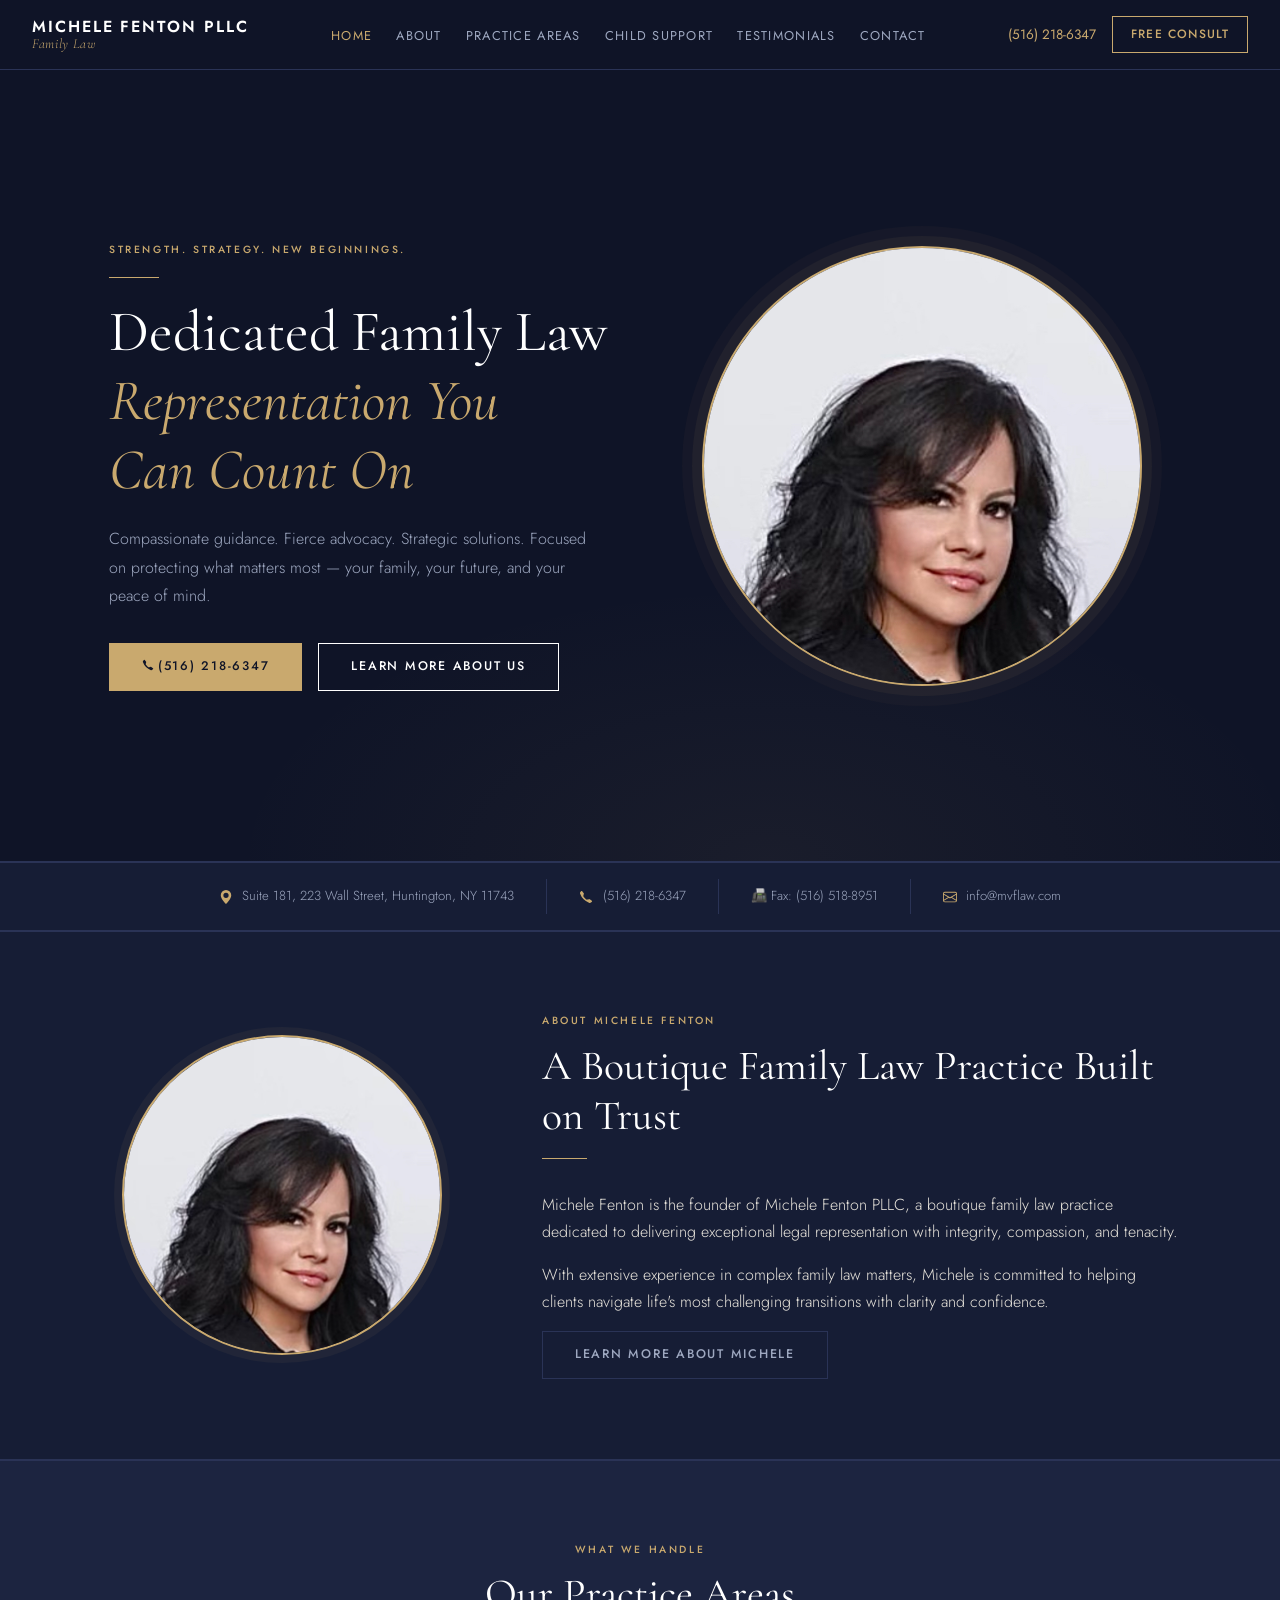
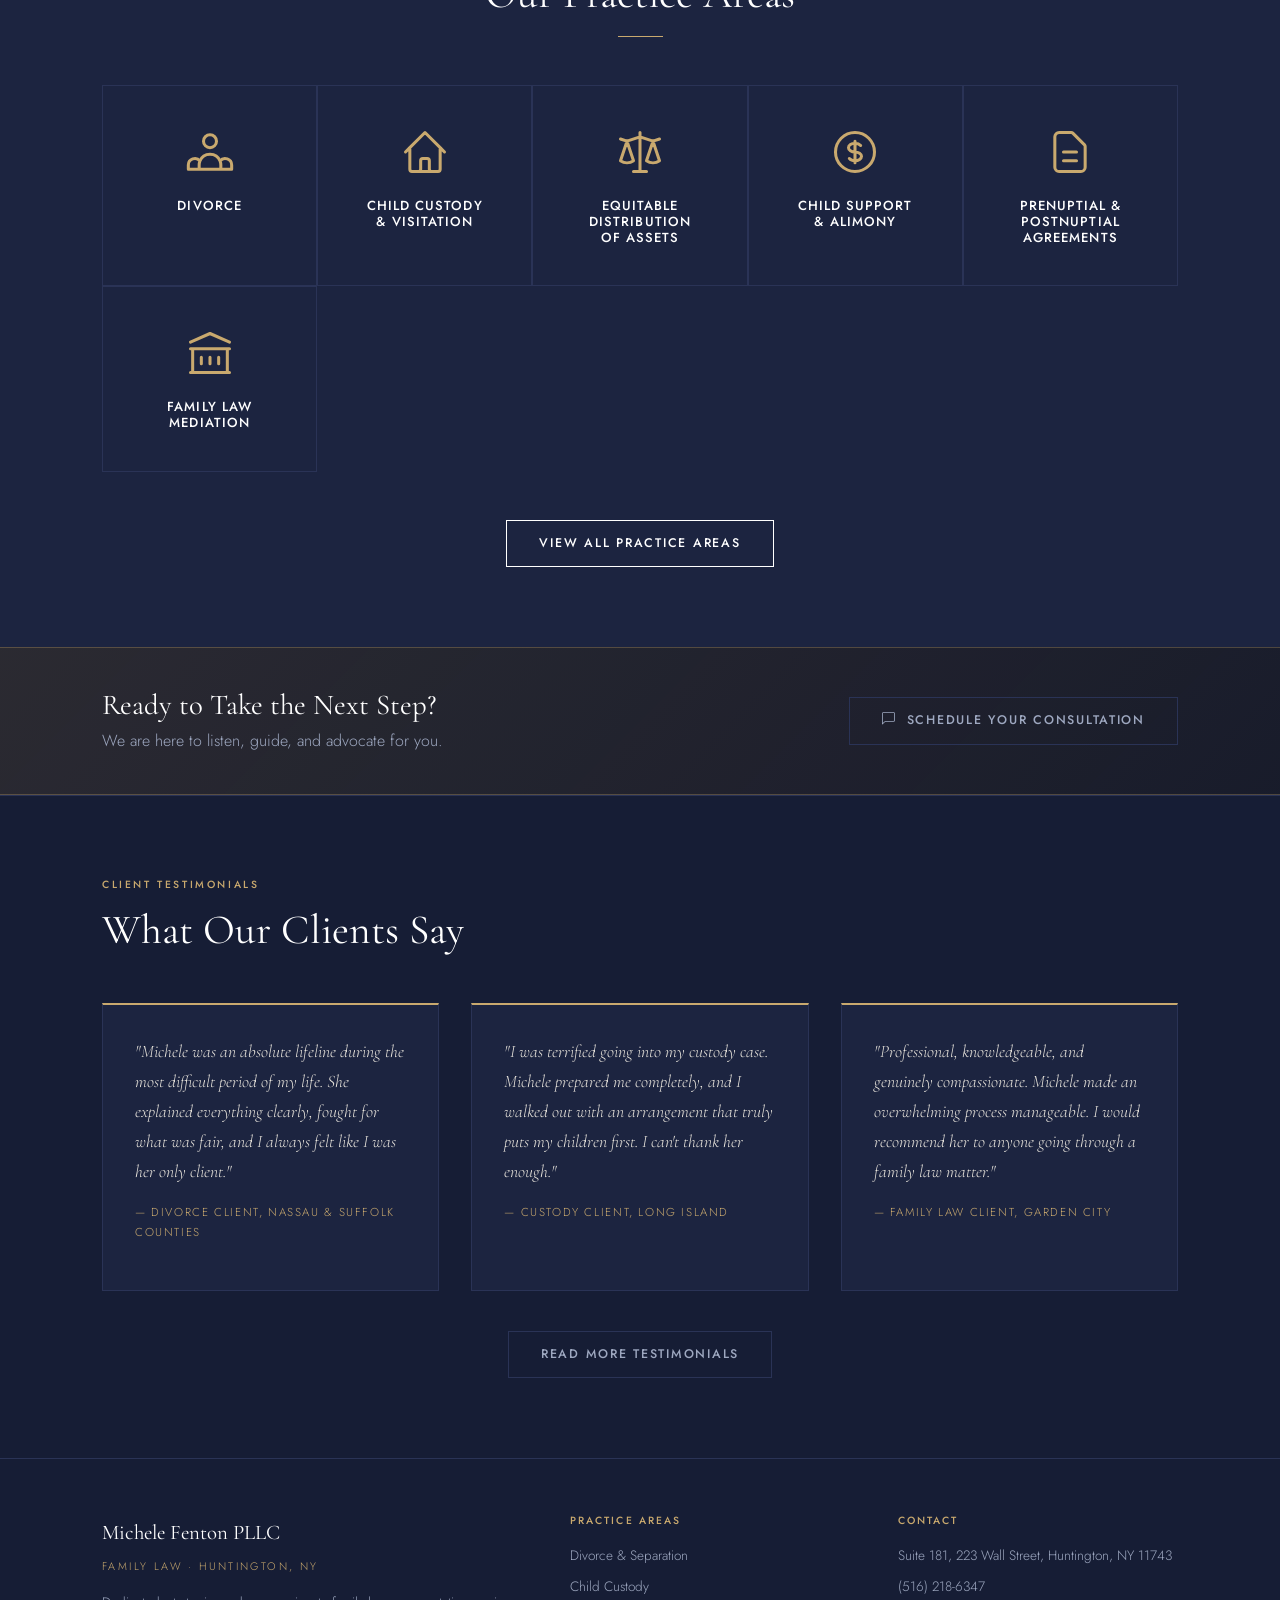
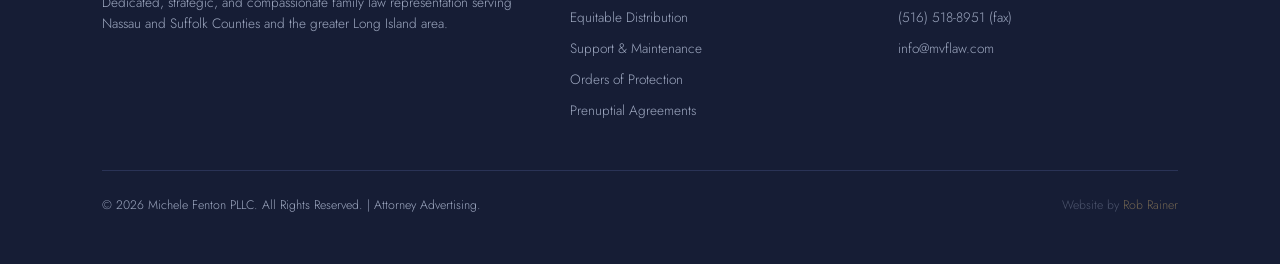
<file: index.html>
<!DOCTYPE html>
<html lang="en">
<head>
  <meta charset="UTF-8">
  <meta name="viewport" content="width=device-width, initial-scale=1.0">
  <title>Michele Fenton PLLC – Family Law | Garden City, NY</title>
  <meta name="description" content="Michele Fenton PLLC is a Huntington family law firm serving Nassau and Suffolk Counties and the greater Long Island area. Dedicated, strategic, and compassionate representation in divorce, custody, and more.">
  <link rel="stylesheet" href="css/styles.css?v=4">
</head>
<body>

<!-- HEADER -->
<nav>
  <a href="index.html" class="nav-brand">
    <span class="firm">Michele Fenton PLLC</span>
    <span class="tagline">Family Law</span>
  </a>
  <ul class="nav-links">
      <li><a href="index.html" class="active">Home</a></li>
      <li><a href="about.html">About</a></li>
      <li><a href="services.html">Practice Areas</a></li>
      <li><a href="child-support.html">Child Support</a></li>
      <li><a href="testimonials.html">Testimonials</a></li>
      <li><a href="contact.html">Contact</a></li>
  </ul>
  <div style="display:flex;align-items:center;gap:1rem">
    <span class="nav-phone"><a href="tel:5162186347">(516) 218-6347</a></span>
    <a href="contact.html" class="nav-cta">Free Consult</a>
  </div>
</nav>

<!-- HERO -->
<section class="hero">
  <div class="wrap">
    <div class="hero-inner">
      <div class="hero-text">
        <p class="hero-eyebrow">Strength. Strategy. New Beginnings.</p>
        <div class="hero-divider"></div>
        <h1>Dedicated Family Law<br><em>Representation You<br>Can Count On</em></h1>
        <p class="hero-sub">Compassionate guidance. Fierce advocacy. Strategic solutions. Focused on protecting what matters most — your family, your future, and your peace of mind.</p>
        <div class="hero-actions">
          <a href="contact.html" class="button primary"><svg xmlns="http://www.w3.org/2000/svg" width="12" height="12" fill="currentColor" viewBox="0 0 16 16" style="vertical-align:-1px;margin-right:4px"><path d="M3.654 1.328a.678.678 0 0 0-1.015-.063L1.605 2.3c-.483.484-.661 1.169-.45 1.77a17.6 17.6 0 0 0 4.168 6.608 17.6 17.6 0 0 0 6.608 4.168c.601.211 1.286.033 1.77-.45l1.034-1.034a.678.678 0 0 0-.063-1.015l-2.307-1.794a.68.68 0 0 0-.58-.122l-2.19.547a1.745 1.745 0 0 1-1.657-.459L5.482 8.062a1.745 1.745 0 0 1-.46-1.657l.548-2.19a.68.68 0 0 0-.122-.58z"/></svg>(516) 218-6347</a>
          <a href="about.html" class="button white">Learn More About Us</a>
        </div>
      </div>
      <div class="hero-photo-wrap">
        <div class="hero-photo-ring">
          <img src="images/MFenton.jpg" alt="Michele Fenton – Family Law Attorney, Garden City NY">
        </div>
      </div>
    </div>
  </div>
</section>

<!-- INFO BAR -->
<div class="info-bar">
  <div class="wrap">
    <div class="info-bar-inner">
      <div class="info-bar-item">
        <svg xmlns="http://www.w3.org/2000/svg" width="14" height="14" fill="currentColor" viewBox="0 0 16 16"><path d="M8 16s6-5.686 6-10A6 6 0 0 0 2 6c0 4.314 6 10 6 10m0-7a3 3 0 1 1 0-6 3 3 0 0 1 0 6"/></svg>
        Suite 181, 223 Wall Street, Huntington, NY 11743
      </div>
      <div class="info-bar-item">
        <svg xmlns="http://www.w3.org/2000/svg" width="14" height="14" fill="currentColor" viewBox="0 0 16 16"><path d="M3.654 1.328a.678.678 0 0 0-1.015-.063L1.605 2.3c-.483.484-.661 1.169-.45 1.77a17.6 17.6 0 0 0 4.168 6.608 17.6 17.6 0 0 0 6.608 4.168c.601.211 1.286.033 1.77-.45l1.034-1.034a.678.678 0 0 0-.063-1.015l-2.307-1.794a.68.68 0 0 0-.58-.122l-2.19.547a1.745 1.745 0 0 1-1.657-.459L5.482 8.062a1.745 1.745 0 0 1-.46-1.657l.548-2.19a.68.68 0 0 0-.122-.58z"/></svg>
        <a href="tel:5162186347">(516) 218-6347</a>
      </div>
      <div class="info-bar-item">
        📠 Fax: (516) 518-8951
      </div>
      <div class="info-bar-item">
        <svg xmlns="http://www.w3.org/2000/svg" width="14" height="14" fill="currentColor" viewBox="0 0 16 16"><path d="M0 4a2 2 0 0 1 2-2h12a2 2 0 0 1 2 2v8a2 2 0 0 1-2 2H2a2 2 0 0 1-2-2zm2-1a1 1 0 0 0-1 1v.217l7 4.2 7-4.2V4a1 1 0 0 0-1-1zm13 2.383-4.708 2.825L15 11.105zm-.034 6.876-5.64-3.471L8 9.583l-1.326-.795-5.64 3.47A1 1 0 0 0 2 13h12a1 1 0 0 0 .966-.741M1 11.105l4.708-2.897L1 5.383z"/></svg>
        <a href="mailto:info@mvflaw.com">info@mvflaw.com</a>
      </div>
    </div>
  </div>
</div>

<!-- ABOUT PREVIEW -->
<section class="about-preview">
  <div class="wrap">
    <div class="about-preview-grid">
      <div class="about-circle-wrap">
        <div class="about-circle">
          <img src="images/MFenton.jpg" alt="Michele Fenton, Attorney">
        </div>
      </div>
      <div class="about-preview-text">
        <p class="section-label">About Michele Fenton</p>
        <h2 class="section-title">A Boutique Family Law Practice Built on Trust</h2>
        <div class="section-divider"></div>
        <p>Michele Fenton is the founder of Michele Fenton PLLC, a boutique family law practice dedicated to delivering exceptional legal representation with integrity, compassion, and tenacity.</p>
        <p>With extensive experience in complex family law matters, Michele is committed to helping clients navigate life's most challenging transitions with clarity and confidence.</p>
        <a href="about.html" class="button dark">Learn More About Michele</a>
      </div>
    </div>
  </div>
</section>

<!-- PRACTICE AREAS -->
<section class="practice-areas">
  <div class="wrap">
    <div class="practice-areas-header">
      <p class="section-label">What We Handle</p>
      <h2 class="section-title">Our Practice Areas</h2>
      <div class="section-divider"></div>
    </div>
    <div class="practice-grid">
      <div class="practice-card">
        <div class="practice-icon">
          <svg xmlns="http://www.w3.org/2000/svg" fill="none" viewBox="0 0 24 24" stroke="currentColor" stroke-width="1.4"><path stroke-linecap="round" stroke-linejoin="round" d="M17 20h5v-2a3 3 0 00-5.356-1.857M17 20H7m10 0v-2c0-.656-.126-1.283-.356-1.857M7 20H2v-2a3 3 0 015.356-1.857M7 20v-2c0-.656.126-1.283.356-1.857m0 0a5.002 5.002 0 019.288 0M15 7a3 3 0 11-6 0 3 3 0 016 0z"/></svg>
        </div>
        <h3>Divorce</h3>
      </div>
      <div class="practice-card">
        <div class="practice-icon">
          <svg xmlns="http://www.w3.org/2000/svg" fill="none" viewBox="0 0 24 24" stroke="currentColor" stroke-width="1.4"><path stroke-linecap="round" stroke-linejoin="round" d="M3 12l2-2m0 0l7-7 7 7M5 10v10a1 1 0 001 1h3m10-11l2 2m-2-2v10a1 1 0 01-1 1h-3m-6 0a1 1 0 001-1v-4a1 1 0 011-1h2a1 1 0 011 1v4a1 1 0 001 1m-6 0h6"/></svg>
        </div>
        <h3>Child Custody<br>&amp; Visitation</h3>
      </div>
      <div class="practice-card">
        <div class="practice-icon">
          <svg xmlns="http://www.w3.org/2000/svg" fill="none" viewBox="0 0 24 24" stroke="currentColor" stroke-width="1.4"><path stroke-linecap="round" stroke-linejoin="round" d="M3 6l3 1m0 0l-3 9a5.002 5.002 0 006.001 0M6 7l3 9M6 7l6-2m6 2l3-1m-3 1l-3 9a5.002 5.002 0 006.001 0M18 7l3 9m-3-9l-6-2m0-2v2m0 16V5m0 16H9m3 0h3"/></svg>
        </div>
        <h3>Equitable Distribution<br>of Assets</h3>
      </div>
      <div class="practice-card">
        <div class="practice-icon">
          <svg xmlns="http://www.w3.org/2000/svg" fill="none" viewBox="0 0 24 24" stroke="currentColor" stroke-width="1.4"><path stroke-linecap="round" stroke-linejoin="round" d="M12 8c-1.657 0-3 .895-3 2s1.343 2 3 2 3 .895 3 2-1.343 2-3 2m0-8c1.11 0 2.08.402 2.599 1M12 8V7m0 1v8m0 0v1m0-1c-1.11 0-2.08-.402-2.599-1M21 12a9 9 0 11-18 0 9 9 0 0118 0z"/></svg>
        </div>
        <h3>Child Support<br>&amp; Alimony</h3>
      </div>
      <div class="practice-card">
        <div class="practice-icon">
          <svg xmlns="http://www.w3.org/2000/svg" fill="none" viewBox="0 0 24 24" stroke="currentColor" stroke-width="1.4"><path stroke-linecap="round" stroke-linejoin="round" d="M9 12h6m-6 4h6m2 5H7a2 2 0 01-2-2V5a2 2 0 012-2h5.586a1 1 0 01.707.293l5.414 5.414a1 1 0 01.293.707V19a2 2 0 01-2 2z"/></svg>
        </div>
        <h3>Prenuptial &amp;<br>Postnuptial Agreements</h3>
      </div>
      <div class="practice-card">
        <div class="practice-icon">
          <svg xmlns="http://www.w3.org/2000/svg" fill="none" viewBox="0 0 24 24" stroke="currentColor" stroke-width="1.4"><path stroke-linecap="round" stroke-linejoin="round" d="M8 14v3m4-3v3m4-3v3M3 21h18M3 10h18M3 7l9-4 9 4M4 10h16v11H4V10z"/></svg>
        </div>
        <h3>Family Law<br>Mediation</h3>
      </div>
    </div>
    <div class="practice-view-all">
      <a href="services.html" class="button white">View All Practice Areas</a>
    </div>
  </div>
</section>

<!-- CTA BAR -->
<div class="cta-bar">
  <div class="wrap">
    <div class="cta-bar-inner">
      <div>
        <h2>Ready to Take the Next Step?</h2>
        <p>We are here to listen, guide, and advocate for you.</p>
      </div>
      <a href="contact.html" class="button dark" style="white-space:nowrap;">
        <svg xmlns="http://www.w3.org/2000/svg" width="13" height="13" fill="currentColor" viewBox="0 0 16 16" style="vertical-align:-1px;margin-right:6px"><path d="M14 1a1 1 0 0 1 1 1v8a1 1 0 0 1-1 1H4.414A2 2 0 0 0 3 11.586l-2 2V2a1 1 0 0 1 1-1zM2 0a2 2 0 0 0-2 2v12.793a.5.5 0 0 0 .854.353l2.853-2.853A1 1 0 0 1 4.414 12H14a2 2 0 0 0 2-2V2a2 2 0 0 0-2-2z"/></svg>
        Schedule Your Consultation
      </a>
    </div>
  </div>
</div>

<!-- TESTIMONIALS -->
<section class="testimonials-section">
  <div class="wrap">
    <p class="section-label">Client Testimonials</p>
    <h2>What Our Clients Say</h2>
    <div class="testimonial-grid">
      <div class="testimonial-card">
        <p class="quote">"Michele was an absolute lifeline during the most difficult period of my life. She explained everything clearly, fought for what was fair, and I always felt like I was her only client."</p>
        <p class="attribution">— Divorce Client, Nassau &amp; Suffolk Counties</p>
      </div>
      <div class="testimonial-card">
        <p class="quote">"I was terrified going into my custody case. Michele prepared me completely, and I walked out with an arrangement that truly puts my children first. I can't thank her enough."</p>
        <p class="attribution">— Custody Client, Long Island</p>
      </div>
      <div class="testimonial-card">
        <p class="quote">"Professional, knowledgeable, and genuinely compassionate. Michele made an overwhelming process manageable. I would recommend her to anyone going through a family law matter."</p>
        <p class="attribution">— Family Law Client, Garden City</p>
      </div>
    </div>
    <div style="text-align:center; margin-top:2.5rem;">
      <a href="testimonials.html" class="button dark">Read More Testimonials</a>
    </div>
  </div>
</section>

<!-- FOOTER -->

<!-- FUTURE SERVICES -->
<section class="future-section">
  <p class="future-label">Growing With Our Clients</p>
  <h2>What's Coming to Michele Fenton PLLC</h2>
  <p>As our firm grows, so does our commitment to the communities we serve. We are developing new programs to support families beyond the courtroom.</p>
  <div class="future-grid">
    <div class="future-card">
      <div class="future-icon"><svg viewBox="0 0 24 24" fill="none" stroke="currentColor" stroke-width="1.5"><path d="M17 21v-2a4 4 0 0 0-4-4H5a4 4 0 0 0-4 4v2"/><circle cx="9" cy="7" r="4"/><path d="M23 21v-2a4 4 0 0 0-3-3.87"/><path d="M16 3.13a4 4 0 0 1 0 7.75"/></svg></div>
      <h4>Support Groups</h4>
      <p>Facilitated peer support for individuals navigating divorce and co-parenting — a space to share, heal, and move forward.</p>
      <button class="interest-btn" onclick="expressInterest('Support Groups')">Express Interest</button>
    </div>
    <div class="future-card">
      <div class="future-icon"><svg viewBox="0 0 24 24" fill="none" stroke="currentColor" stroke-width="1.5"><rect x="2" y="7" width="20" height="14" rx="2"/><path d="M16 21V5a2 2 0 0 0-2-2h-4a2 2 0 0 0-2 2v16"/></svg></div>
      <h4>Law Internships</h4>
      <p>Opportunities for pre-law and law students to gain hands-on experience in family law under Michele's direct mentorship.</p>
      <button class="interest-btn" onclick="expressInterest('Internship Program')">Express Interest</button>
    </div>
    <div class="future-card">
      <div class="future-icon"><svg viewBox="0 0 24 24" fill="none" stroke="currentColor" stroke-width="1.5"><circle cx="12" cy="8" r="4"/><path d="M20 21a8 8 0 1 0-16 0"/></svg></div>
      <h4>Mentoring Program</h4>
      <p>Connecting young women in Nassau and Suffolk Counties with legal professionals to explore careers in law and advocacy.</p>
      <button class="interest-btn" onclick="expressInterest('Mentoring Program')">Express Interest</button>
    </div>
    <div class="future-card">
      <div class="future-icon"><svg viewBox="0 0 24 24" fill="none" stroke="currentColor" stroke-width="1.5"><path d="M22 10v6M2 10l10-5 10 5-10 5z"/><path d="M6 12v5c3 3 9 3 12 0v-5"/></svg></div>
      <h4>Community Workshops</h4>
      <p>Free public seminars on family law rights, child support, and navigating the court system for Long Island residents.</p>
      <button class="interest-btn" onclick="expressInterest('Community Workshops')">Express Interest</button>
    </div>
    <div class="future-card">
      <div class="future-icon"><svg viewBox="0 0 24 24" fill="none" stroke="currentColor" stroke-width="1.5"><path d="M12 22s8-4 8-10V5l-8-3-8 3v7c0 6 8 10 8 10z"/></svg></div>
      <h4>Pro Bono Clinic</h4>
      <p>Limited pro bono consultations for qualifying low-income families facing urgent family law matters on Long Island.</p>
      <button class="interest-btn" onclick="expressInterest('Pro Bono Clinic')">Express Interest</button>
    </div>
    <div class="future-card">
      <div class="future-icon"><svg viewBox="0 0 24 24" fill="none" stroke="currentColor" stroke-width="1.5"><path d="M2 3h6a4 4 0 0 1 4 4v14a3 3 0 0 0-3-3H2z"/><path d="M22 3h-6a4 4 0 0 0-4 4v14a3 3 0 0 1 3-3h7z"/></svg></div>
      <h4>Legal Resource Library</h4>
      <p>A curated online library of guides, templates, and explainers for families navigating New York family law matters.</p>
      <button class="interest-btn" onclick="expressInterest('Legal Resource Library')">Express Interest</button>
    </div>
  </div>
</section>
<script>
function expressInterest(program){
  window.location.href="contact.html?interest="+encodeURIComponent(program);
}
</script>

<footer class="site-footer">
  <div class="wrap">
    <div class="footer-grid">
      <div>
        <p class="footer-brand">Michele Fenton PLLC</p>
        <p class="footer-tagline">Family Law · Huntington, NY</p>
        <p class="footer-desc">Dedicated, strategic, and compassionate family law representation serving Nassau and Suffolk Counties and the greater Long Island area.</p>
      </div>
      <div class="footer-col">
        <h4>Practice Areas</h4>
        <ul>
          <li><a href="services.html">Divorce &amp; Separation</a></li>
          <li><a href="services.html">Child Custody</a></li>
          <li><a href="services.html">Equitable Distribution</a></li>
          <li><a href="services.html">Support &amp; Maintenance</a></li>
          <li><a href="services.html">Orders of Protection</a></li>
          <li><a href="services.html">Prenuptial Agreements</a></li>
        </ul>
      </div>
      <div class="footer-col">
        <h4>Contact</h4>
        <ul>
          <li>Suite 181, 223 Wall Street, Huntington, NY 11743</li>
          <li><a href="tel:5162186347">(516) 218-6347</a></li>
          <li>(516) 518-8951 (fax)</li>
          <li><a href="mailto:info@mvflaw.com">info@mvflaw.com</a></li>
        </ul>
      </div>
    </div>
    <div class="footer-bottom">
      <p>© 2026 Michele Fenton PLLC. All Rights Reserved. | Attorney Advertising.</p>
      <p class="developer">Website by <a href="https://rainer1370.com">Rob Rainer</a></p>
    </div>
  </div>
</footer>

<script src="js/main.js"></script>
</body>
</html>
</file>
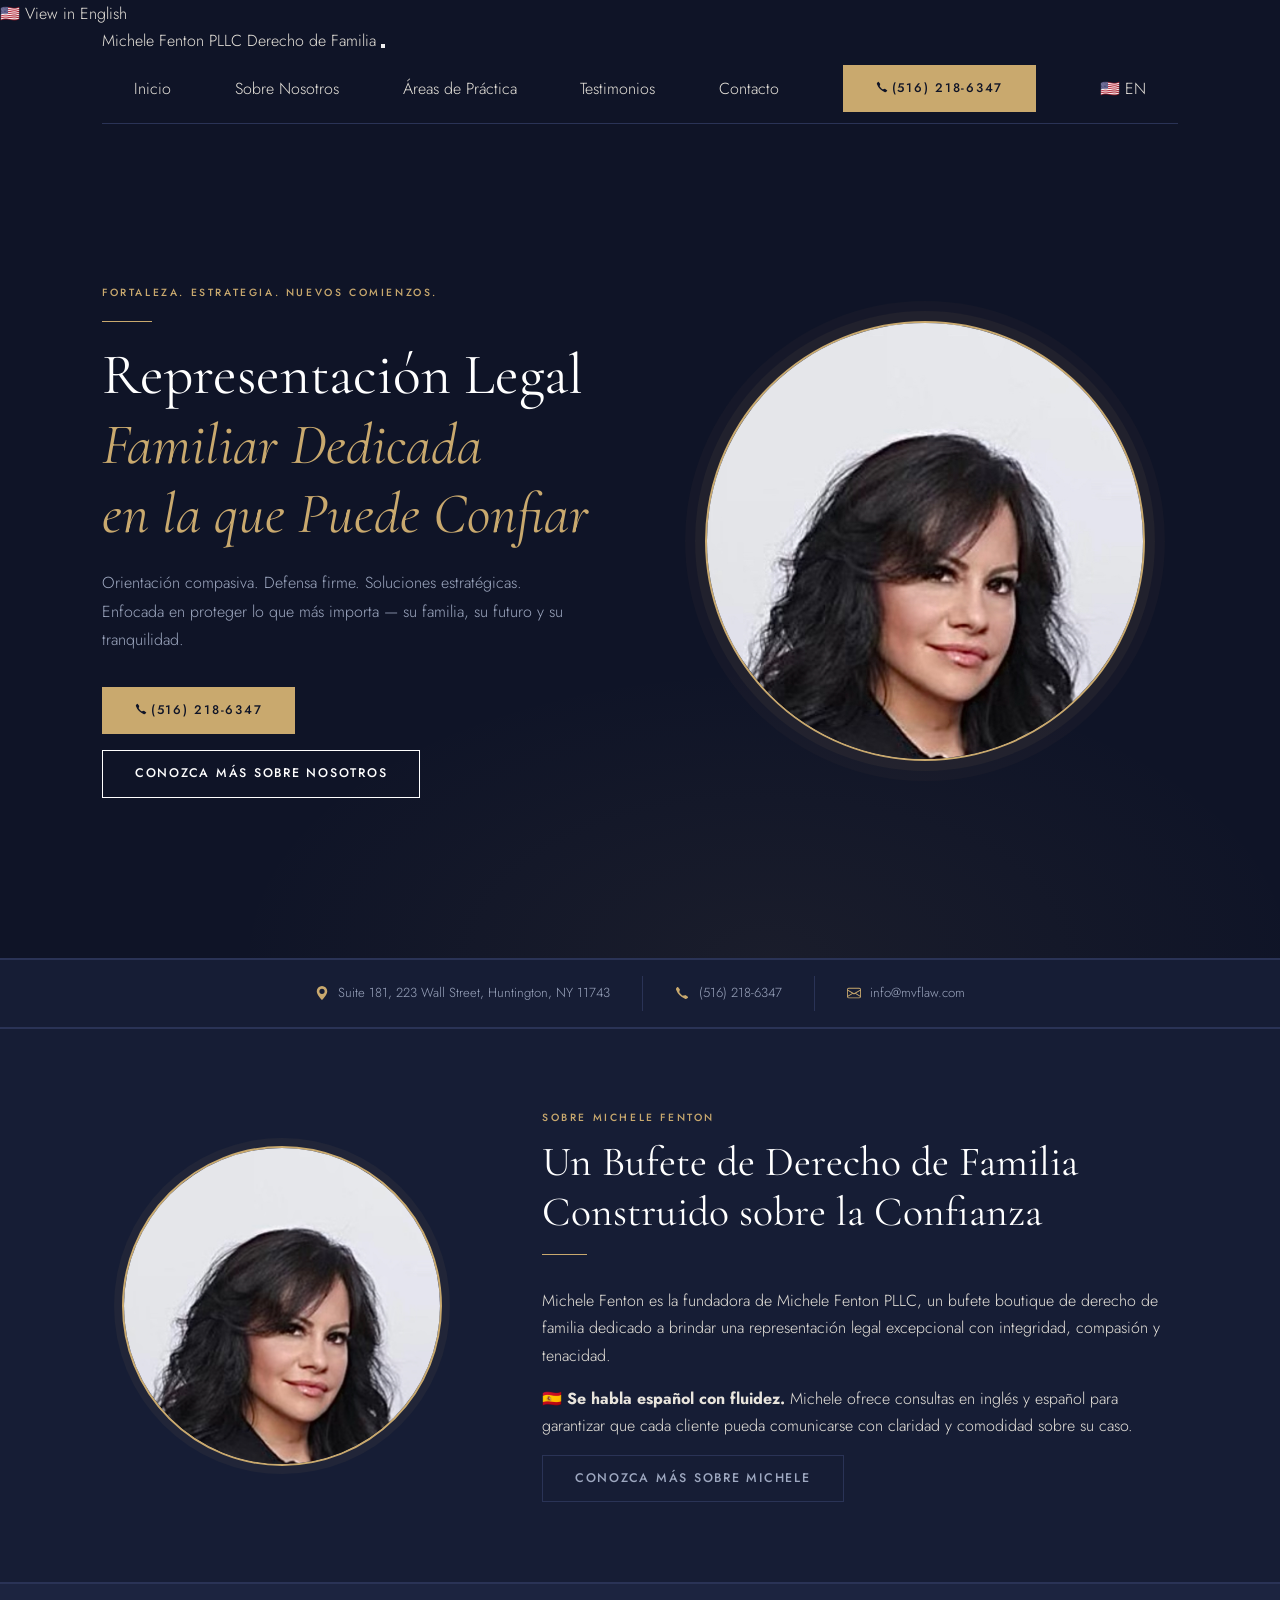
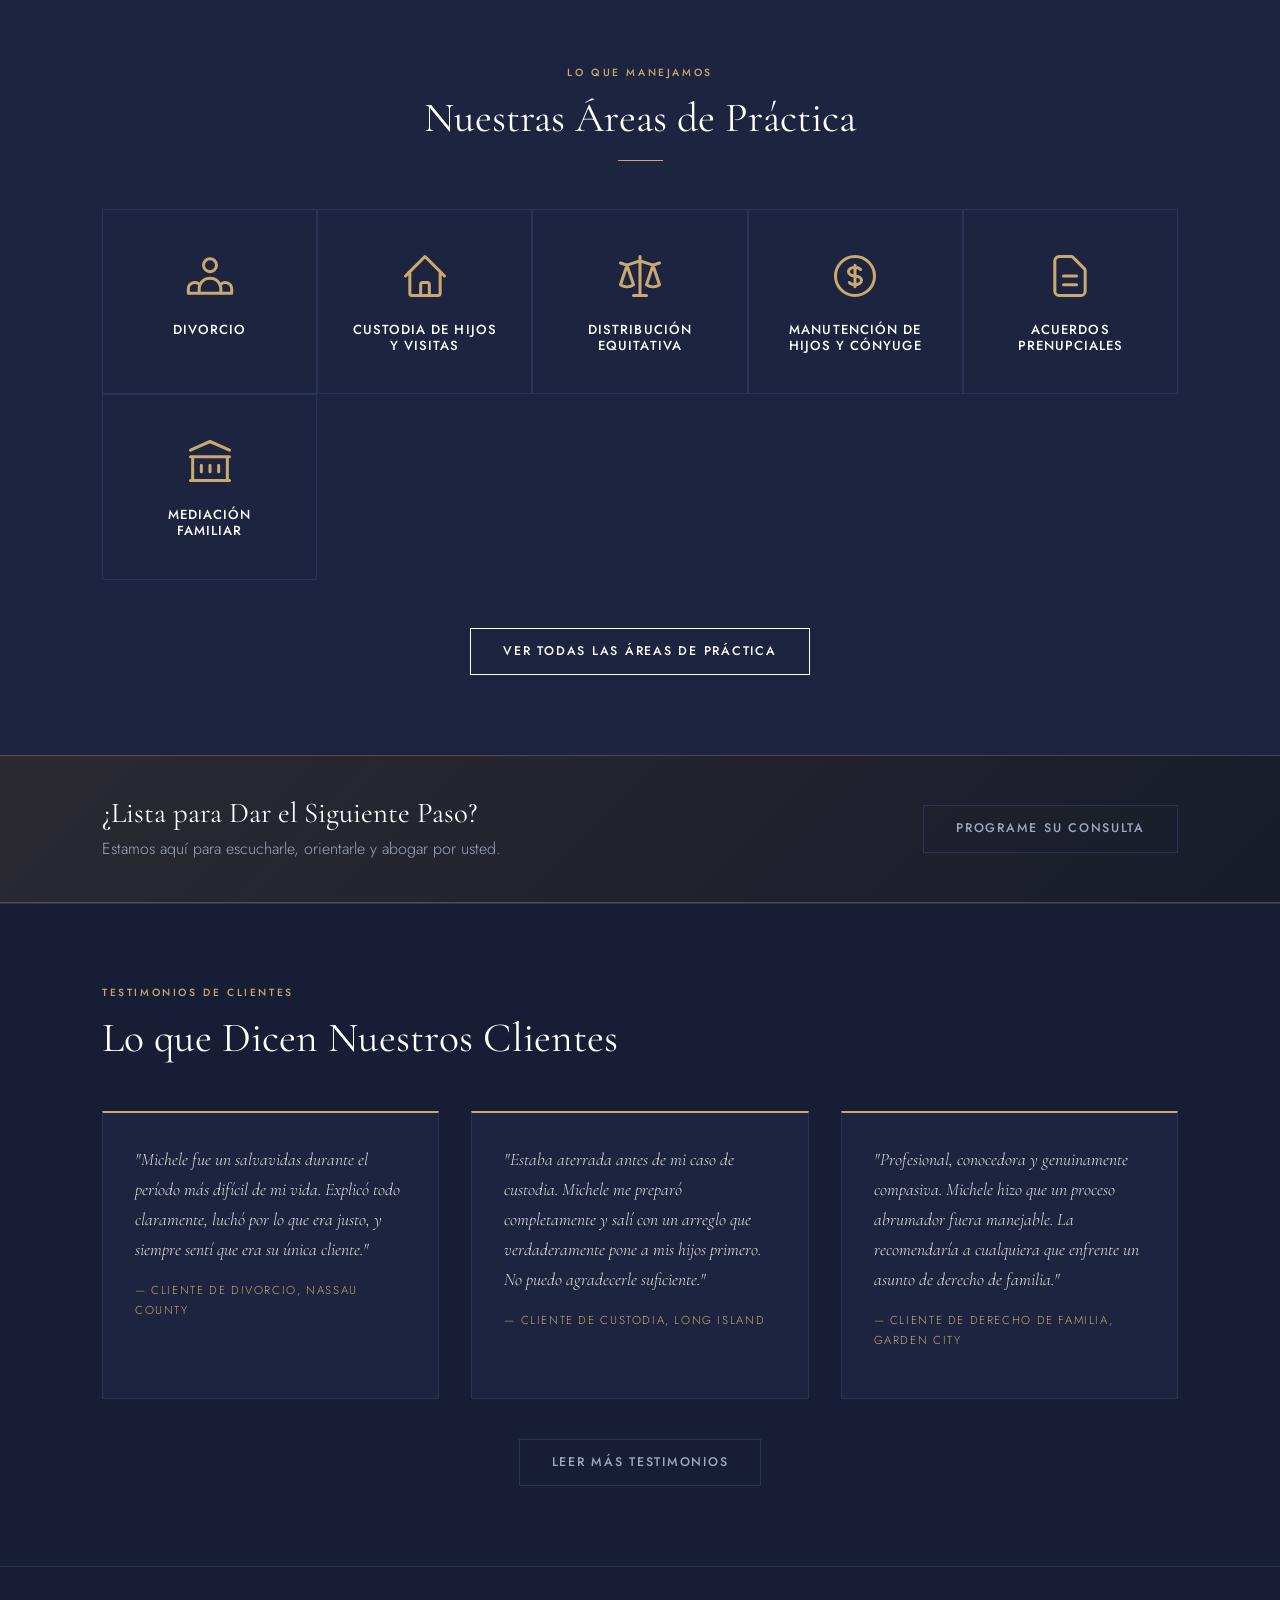
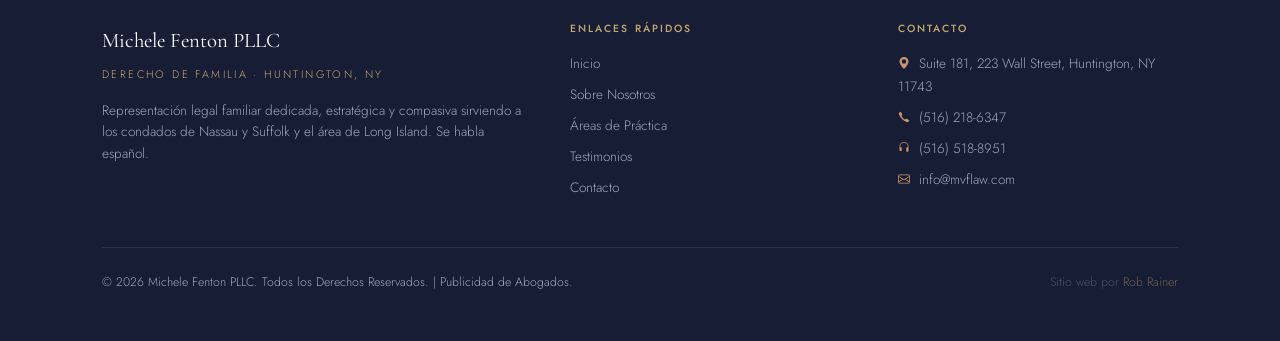
<file: es/index.html>
<!DOCTYPE html>
<html lang="es">
<head>
  <meta charset="UTF-8">
  <meta name="viewport" content="width=device-width, initial-scale=1.0">
  <title>Michele Fenton PLLC – Derecho de Familia | Garden City, NY</title>
  <meta name="description" content="Michele Fenton PLLC es un bufete de derecho de familia en Garden City que sirve a los condados de Nassau y Suffolk y el área de Long Island. Representación dedicada, estratégica y compasiva. Se habla español.">
  <link rel="stylesheet" href="../css/styles.css?v=4">
</head>
<body>

<div class="lang-bar">🇺🇸 <a href="../index.html">View in English</a></div>

<header class="site-header">
  <div class="wrap">
    <a href="index.html" class="brand">
      Michele Fenton PLLC
      <span>Derecho de Familia</span>
    </a>
    <button class="nav-toggle" aria-label="Abrir menú" aria-expanded="false">
      <span></span><span></span><span></span>
    </button>
    <nav class="nav">
      <a href="index.html">Inicio</a>
      <a href="sobre.html">Sobre Nosotros</a>
      <a href="servicios.html">Áreas de Práctica</a>
      <a href="testimonios.html">Testimonios</a>
      <a href="contacto.html">Contacto</a>
      <a href="contacto.html" class="button primary"><svg xmlns="http://www.w3.org/2000/svg" width="12" height="12" fill="currentColor" viewBox="0 0 16 16" style="vertical-align:-1px;margin-right:4px"><path d="M3.654 1.328a.678.678 0 0 0-1.015-.063L1.605 2.3c-.483.484-.661 1.169-.45 1.77a17.6 17.6 0 0 0 4.168 6.608 17.6 17.6 0 0 0 6.608 4.168c.601.211 1.286.033 1.77-.45l1.034-1.034a.678.678 0 0 0-.063-1.015l-2.307-1.794a.68.68 0 0 0-.58-.122l-2.19.547a1.745 1.745 0 0 1-1.657-.459L5.482 8.062a1.745 1.745 0 0 1-.46-1.657l.548-2.19a.68.68 0 0 0-.122-.58z"/></svg>(516) 218-6347</a>
      <a href="../index.html" class="lang-toggle" title="English version">🇺🇸 EN</a>
    </nav>
  </div>
</header>

<section class="hero">
  <div class="wrap">
    <div class="hero-inner">
      <div class="hero-text">
        <p class="hero-eyebrow">Fortaleza. Estrategia. Nuevos Comienzos.</p>
        <div class="hero-divider"></div>
        <h1>Representación Legal<br><em>Familiar Dedicada<br>en la que Puede Confiar</em></h1>
        <p class="hero-sub">Orientación compasiva. Defensa firme. Soluciones estratégicas. Enfocada en proteger lo que más importa — su familia, su futuro y su tranquilidad.</p>
        <div class="hero-actions">
          <a href="contacto.html" class="button primary"><svg xmlns="http://www.w3.org/2000/svg" width="12" height="12" fill="currentColor" viewBox="0 0 16 16" style="vertical-align:-1px;margin-right:4px"><path d="M3.654 1.328a.678.678 0 0 0-1.015-.063L1.605 2.3c-.483.484-.661 1.169-.45 1.77a17.6 17.6 0 0 0 4.168 6.608 17.6 17.6 0 0 0 6.608 4.168c.601.211 1.286.033 1.77-.45l1.034-1.034a.678.678 0 0 0-.063-1.015l-2.307-1.794a.68.68 0 0 0-.58-.122l-2.19.547a1.745 1.745 0 0 1-1.657-.459L5.482 8.062a1.745 1.745 0 0 1-.46-1.657l.548-2.19a.68.68 0 0 0-.122-.58z"/></svg>(516) 218-6347</a>
          <a href="sobre.html" class="button white">Conozca Más Sobre Nosotros</a>
        </div>
      </div>
      <div class="hero-photo-wrap">
        <div class="hero-photo-ring">
          <img src="../images/MFenton.jpg" alt="Michele Fenton – Abogada de Derecho de Familia, Garden City NY">
        </div>
      </div>
    </div>
  </div>
</section>

<div class="info-bar">
  <div class="wrap">
    <div class="info-bar-inner">
      <div class="info-bar-item">
        <svg xmlns="http://www.w3.org/2000/svg" width="14" height="14" fill="currentColor" viewBox="0 0 16 16"><path d="M8 16s6-5.686 6-10A6 6 0 0 0 2 6c0 4.314 6 10 6 10m0-7a3 3 0 1 1 0-6 3 3 0 0 1 0 6"/></svg>
        Suite 181, 223 Wall Street, Huntington, NY 11743
      </div>
      <div class="info-bar-item">
        <svg xmlns="http://www.w3.org/2000/svg" width="14" height="14" fill="currentColor" viewBox="0 0 16 16"><path d="M3.654 1.328a.678.678 0 0 0-1.015-.063L1.605 2.3c-.483.484-.661 1.169-.45 1.77a17.6 17.6 0 0 0 4.168 6.608 17.6 17.6 0 0 0 6.608 4.168c.601.211 1.286.033 1.77-.45l1.034-1.034a.678.678 0 0 0-.063-1.015l-2.307-1.794a.68.68 0 0 0-.58-.122l-2.19.547a1.745 1.745 0 0 1-1.657-.459L5.482 8.062a1.745 1.745 0 0 1-.46-1.657l.548-2.19a.68.68 0 0 0-.122-.58z"/></svg>
        <a href="tel:5162186347">(516) 218-6347</a>
      </div>
      <div class="info-bar-item">
        <svg xmlns="http://www.w3.org/2000/svg" width="14" height="14" fill="currentColor" viewBox="0 0 16 16"><path d="M0 4a2 2 0 0 1 2-2h12a2 2 0 0 1 2 2v8a2 2 0 0 1-2 2H2a2 2 0 0 1-2-2zm2-1a1 1 0 0 0-1 1v.217l7 4.2 7-4.2V4a1 1 0 0 0-1-1zm13 2.383-4.708 2.825L15 11.105zm-.034 6.876-5.64-3.471L8 9.583l-1.326-.795-5.64 3.47A1 1 0 0 0 2 13h12a1 1 0 0 0 .966-.741M1 11.105l4.708-2.897L1 5.383z"/></svg>
        <a href="mailto:info@mvflaw.com">info@mvflaw.com</a>
      </div>
    </div>
  </div>
</div>

<section class="about-preview">
  <div class="wrap">
    <div class="about-preview-grid">
      <div class="about-circle-wrap">
        <div class="about-circle">
          <img src="../images/MFenton.jpg" alt="Michele Fenton, Abogada">
        </div>
      </div>
      <div class="about-preview-text">
        <p class="section-label">Sobre Michele Fenton</p>
        <h2 class="section-title">Un Bufete de Derecho de Familia Construido sobre la Confianza</h2>
        <div class="section-divider"></div>
        <p>Michele Fenton es la fundadora de Michele Fenton PLLC, un bufete boutique de derecho de familia dedicado a brindar una representación legal excepcional con integridad, compasión y tenacidad.</p>
        <p><strong style="color:var(--rosegold)">🇪🇸 Se habla español con fluidez.</strong> Michele ofrece consultas en inglés y español para garantizar que cada cliente pueda comunicarse con claridad y comodidad sobre su caso.</p>
        <a href="sobre.html" class="button dark">Conozca Más Sobre Michele</a>
      </div>
    </div>
  </div>
</section>

<section class="practice-areas">
  <div class="wrap">
    <div class="practice-areas-header">
      <p class="section-label">Lo Que Manejamos</p>
      <h2 class="section-title">Nuestras Áreas de Práctica</h2>
      <div class="section-divider"></div>
    </div>
    <div class="practice-grid">
      <div class="practice-card">
        <div class="practice-icon"><svg xmlns="http://www.w3.org/2000/svg" fill="none" viewBox="0 0 24 24" stroke="currentColor" stroke-width="1.4"><path stroke-linecap="round" stroke-linejoin="round" d="M17 20h5v-2a3 3 0 00-5.356-1.857M17 20H7m10 0v-2c0-.656-.126-1.283-.356-1.857M7 20H2v-2a3 3 0 015.356-1.857M7 20v-2c0-.656.126-1.283.356-1.857m0 0a5.002 5.002 0 019.288 0M15 7a3 3 0 11-6 0 3 3 0 016 0z"/></svg></div>
        <h3>Divorcio</h3>
      </div>
      <div class="practice-card">
        <div class="practice-icon"><svg xmlns="http://www.w3.org/2000/svg" fill="none" viewBox="0 0 24 24" stroke="currentColor" stroke-width="1.4"><path stroke-linecap="round" stroke-linejoin="round" d="M3 12l2-2m0 0l7-7 7 7M5 10v10a1 1 0 001 1h3m10-11l2 2m-2-2v10a1 1 0 01-1 1h-3m-6 0a1 1 0 001-1v-4a1 1 0 011-1h2a1 1 0 011 1v4a1 1 0 001 1m-6 0h6"/></svg></div>
        <h3>Custodia de Hijos<br>y Visitas</h3>
      </div>
      <div class="practice-card">
        <div class="practice-icon"><svg xmlns="http://www.w3.org/2000/svg" fill="none" viewBox="0 0 24 24" stroke="currentColor" stroke-width="1.4"><path stroke-linecap="round" stroke-linejoin="round" d="M3 6l3 1m0 0l-3 9a5.002 5.002 0 006.001 0M6 7l3 9M6 7l6-2m6 2l3-1m-3 1l-3 9a5.002 5.002 0 006.001 0M18 7l3 9m-3-9l-6-2m0-2v2m0 16V5m0 16H9m3 0h3"/></svg></div>
        <h3>Distribución<br>Equitativa</h3>
      </div>
      <div class="practice-card">
        <div class="practice-icon"><svg xmlns="http://www.w3.org/2000/svg" fill="none" viewBox="0 0 24 24" stroke="currentColor" stroke-width="1.4"><path stroke-linecap="round" stroke-linejoin="round" d="M12 8c-1.657 0-3 .895-3 2s1.343 2 3 2 3 .895 3 2-1.343 2-3 2m0-8c1.11 0 2.08.402 2.599 1M12 8V7m0 1v8m0 0v1m0-1c-1.11 0-2.08-.402-2.599-1M21 12a9 9 0 11-18 0 9 9 0 0118 0z"/></svg></div>
        <h3>Manutención de<br>Hijos y Cónyuge</h3>
      </div>
      <div class="practice-card">
        <div class="practice-icon"><svg xmlns="http://www.w3.org/2000/svg" fill="none" viewBox="0 0 24 24" stroke="currentColor" stroke-width="1.4"><path stroke-linecap="round" stroke-linejoin="round" d="M9 12h6m-6 4h6m2 5H7a2 2 0 01-2-2V5a2 2 0 012-2h5.586a1 1 0 01.707.293l5.414 5.414a1 1 0 01.293.707V19a2 2 0 01-2 2z"/></svg></div>
        <h3>Acuerdos<br>Prenupciales</h3>
      </div>
      <div class="practice-card">
        <div class="practice-icon"><svg xmlns="http://www.w3.org/2000/svg" fill="none" viewBox="0 0 24 24" stroke="currentColor" stroke-width="1.4"><path stroke-linecap="round" stroke-linejoin="round" d="M8 14v3m4-3v3m4-3v3M3 21h18M3 10h18M3 7l9-4 9 4M4 10h16v11H4V10z"/></svg></div>
        <h3>Mediación<br>Familiar</h3>
      </div>
    </div>
    <div class="practice-view-all">
      <a href="servicios.html" class="button white">Ver Todas las Áreas de Práctica</a>
    </div>
  </div>
</section>

<div class="cta-bar">
  <div class="wrap">
    <div class="cta-bar-inner">
      <div>
        <h2>¿Lista para Dar el Siguiente Paso?</h2>
        <p>Estamos aquí para escucharle, orientarle y abogar por usted.</p>
      </div>
      <a href="contacto.html" class="button dark" style="white-space:nowrap;">Programe su Consulta</a>
    </div>
  </div>
</div>

<section class="testimonials-section">
  <div class="wrap">
    <p class="section-label">Testimonios de Clientes</p>
    <h2>Lo que Dicen Nuestros Clientes</h2>
    <div class="testimonial-grid">
      <div class="testimonial-card">
        <p class="quote">"Michele fue un salvavidas durante el período más difícil de mi vida. Explicó todo claramente, luchó por lo que era justo, y siempre sentí que era su única cliente."</p>
        <p class="attribution">— Cliente de Divorcio, Nassau County</p>
      </div>
      <div class="testimonial-card">
        <p class="quote">"Estaba aterrada antes de mi caso de custodia. Michele me preparó completamente y salí con un arreglo que verdaderamente pone a mis hijos primero. No puedo agradecerle suficiente."</p>
        <p class="attribution">— Cliente de Custodia, Long Island</p>
      </div>
      <div class="testimonial-card">
        <p class="quote">"Profesional, conocedora y genuinamente compasiva. Michele hizo que un proceso abrumador fuera manejable. La recomendaría a cualquiera que enfrente un asunto de derecho de familia."</p>
        <p class="attribution">— Cliente de Derecho de Familia, Garden City</p>
      </div>
    </div>
    <div style="text-align:center; margin-top:2.5rem;">
      <a href="testimonios.html" class="button dark">Leer Más Testimonios</a>
    </div>
  </div>
</section>

<footer class="site-footer">
  <div class="wrap">
    <div class="footer-grid">
      <div>
        <div class="footer-brand">Michele Fenton PLLC</div>
        <div class="footer-tagline">Derecho de Familia · Huntington, NY</div>
        <p class="footer-desc">Representación legal familiar dedicada, estratégica y compasiva sirviendo a los condados de Nassau y Suffolk y el área de Long Island. Se habla español.</p>
      </div>
      <div class="footer-col">
        <h4>Enlaces Rápidos</h4>
        <ul>
          <li><a href="index.html">Inicio</a></li>
          <li><a href="sobre.html">Sobre Nosotros</a></li>
          <li><a href="servicios.html">Áreas de Práctica</a></li>
          <li><a href="testimonios.html">Testimonios</a></li>
          <li><a href="contacto.html">Contacto</a></li>
        </ul>
      </div>
            <div class="footer-col">
        <h4>Contacto</h4>
        <ul>
          <li>
            <svg xmlns="http://www.w3.org/2000/svg" width="12" height="12" fill="currentColor" viewBox="0 0 16 16" style="margin-right:5px;vertical-align:-1px;color:#c9956c"><path d="M8 16s6-5.686 6-10A6 6 0 0 0 2 6c0 4.314 6 10 6 10m0-7a3 3 0 1 1 0-6 3 3 0 0 1 0 6"/></svg>
            Suite 181, 223 Wall Street, Huntington, NY 11743
          </li>
          <li><a href="tel:5162186347">
            <svg xmlns="http://www.w3.org/2000/svg" width="12" height="12" fill="currentColor" viewBox="0 0 16 16" style="margin-right:5px;vertical-align:-1px;color:#c9956c"><path d="M3.654 1.328a.678.678 0 0 0-1.015-.063L1.605 2.3c-.483.484-.661 1.169-.45 1.77a17.6 17.6 0 0 0 4.168 6.608 17.6 17.6 0 0 0 6.608 4.168c.601.211 1.286.033 1.77-.45l1.034-1.034a.678.678 0 0 0-.063-1.015l-2.307-1.794a.68.68 0 0 0-.58-.122l-2.19.547a1.745 1.745 0 0 1-1.657-.459L5.482 8.062a1.745 1.745 0 0 1-.46-1.657l.548-2.19a.68.68 0 0 0-.122-.58z"/></svg>
            (516) 218-6347</a></li>
          <li>
            <svg xmlns="http://www.w3.org/2000/svg" width="12" height="12" fill="currentColor" viewBox="0 0 16 16" style="margin-right:5px;vertical-align:-1px;color:#c9956c"><path d="M8 1a5 5 0 0 0-5 5v1h1a1 1 0 0 1 1 1v3a1 1 0 0 1-1 1H3a1 1 0 0 1-1-1V6a6 6 0 1 1 12 0v6a1 1 0 0 1-1 1h-1a1 1 0 0 1-1-1V8a1 1 0 0 1 1-1h1V6a5 5 0 0 0-5-5"/></svg>
            (516) 518-8951</li>
          <li><a href="mailto:info@mvflaw.com">
            <svg xmlns="http://www.w3.org/2000/svg" width="12" height="12" fill="currentColor" viewBox="0 0 16 16" style="margin-right:5px;vertical-align:-1px;color:#c9956c"><path d="M0 4a2 2 0 0 1 2-2h12a2 2 0 0 1 2 2v8a2 2 0 0 1-2 2H2a2 2 0 0 1-2-2zm2-1a1 1 0 0 0-1 1v.217l7 4.2 7-4.2V4a1 1 0 0 0-1-1zm13 2.383-4.708 2.825L15 11.105zm-.034 6.876-5.64-3.471L8 9.583l-1.326-.795-5.64 3.47A1 1 0 0 0 2 13h12a1 1 0 0 0 .966-.741M1 11.105l4.708-2.897L1 5.383z"/></svg>
            info@mvflaw.com</a></li>
        </ul>
      </div>
    </div>
    <div class="footer-bottom">
      <p>&copy; 2026 Michele Fenton PLLC. Todos los Derechos Reservados. | Publicidad de Abogados.</p>
      <p class="developer">Sitio web por <a href="https://rainer1370.com" target="_blank">Rob Rainer</a></p>
    </div>
  </div>
</footer>

<script src="../js/main.js"></script>
</body>
</html>
</file>
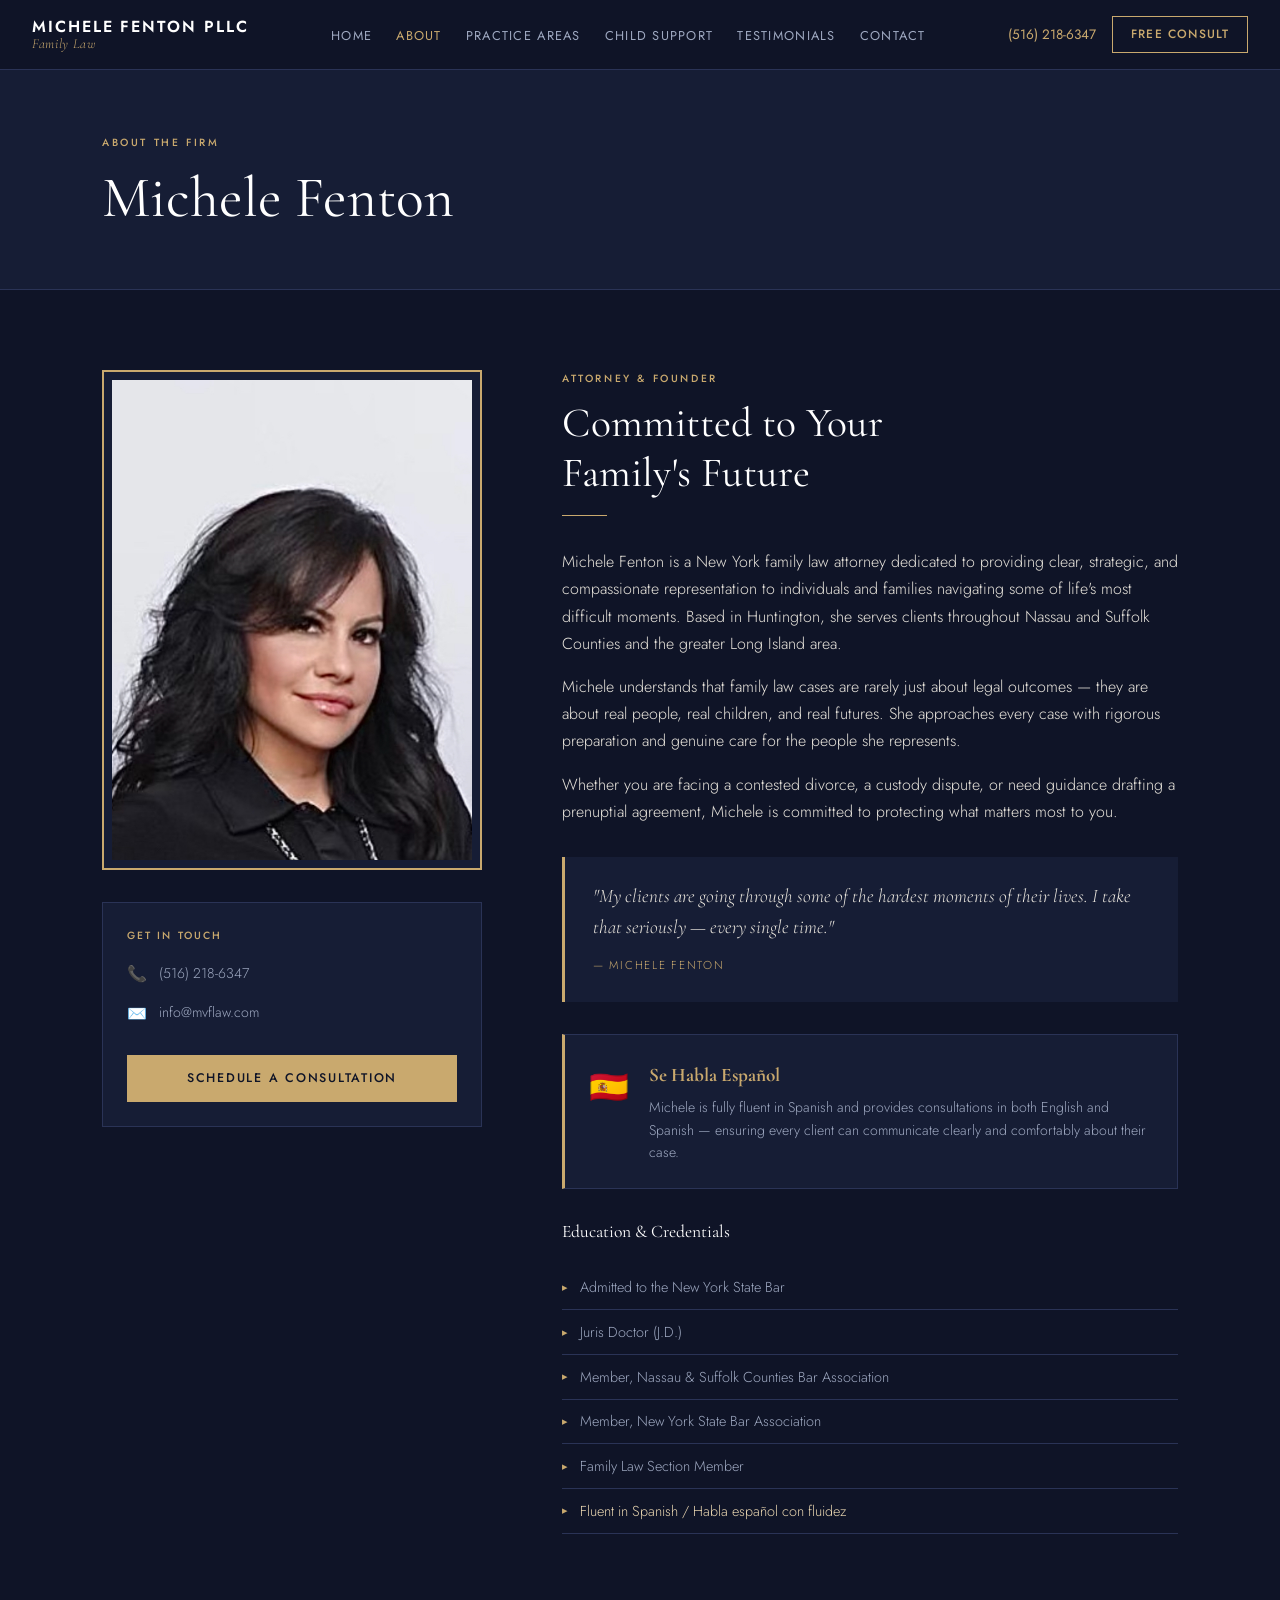
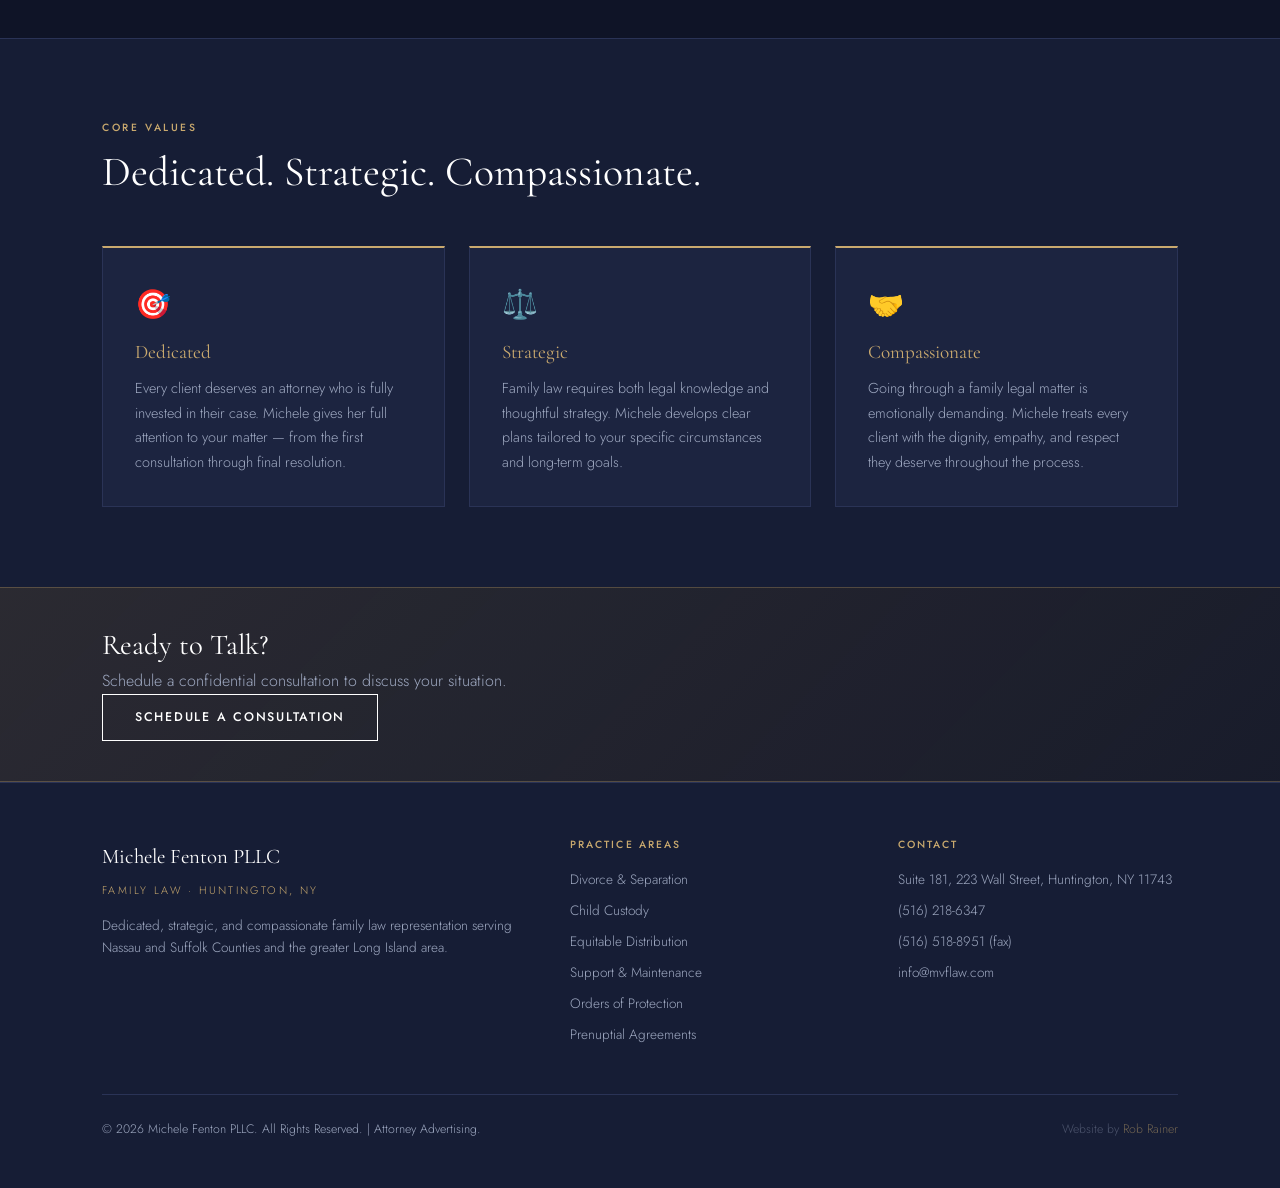
<file: about.html>
<!DOCTYPE html>
<html lang="en">
<head>
  <meta charset="UTF-8">
  <meta name="viewport" content="width=device-width, initial-scale=1.0">
  <title>About Michele Fenton – Michele Fenton PLLC | Family Law Garden City NY</title>
  <meta name="description" content="Michele Fenton is a New York family law attorney serving Garden City, Nassau &amp; Suffolk Counties, and Long Island with dedicated, strategic, and compassionate representation.">
  <link rel="stylesheet" href="css/styles.css?v=4">
</head>
<body>

<nav>
  <a href="index.html" class="nav-brand">
    <span class="firm">Michele Fenton PLLC</span>
    <span class="tagline">Family Law</span>
  </a>
  <ul class="nav-links">
      <li><a href="index.html">Home</a></li>
      <li><a href="about.html" class="active">About</a></li>
      <li><a href="services.html">Practice Areas</a></li>
      <li><a href="child-support.html">Child Support</a></li>
      <li><a href="testimonials.html">Testimonials</a></li>
      <li><a href="contact.html">Contact</a></li>
  </ul>
  <div style="display:flex;align-items:center;gap:1rem">
    <span class="nav-phone"><a href="tel:5162186347">(516) 218-6347</a></span>
    <a href="contact.html" class="nav-cta">Free Consult</a>
  </div>
</nav>

<div class="page-hero">
  <div class="wrap">
    <p class="section-label">About the Firm</p>
    <h1>Michele Fenton</h1>
  </div>
</div>

<!-- ATTORNEY BIO -->
<section class="about-section">
  <div class="wrap">
    <div class="about-grid">

      <!-- PHOTO COLUMN -->
      <div class="about-photo-col">
        <div class="about-photo-frame">
          <img src="images/MFenton.jpg" alt="Michele Fenton, Family Law Attorney – Garden City, NY" class="about-photo">
        </div>
        <div class="about-contact-card">
          <p class="about-contact-label">Get in Touch</p>
          <a href="tel:5162186347" class="about-contact-item">
            <span class="aci-icon">📞</span>
            <span>(516) 218-6347</span>
          </a>
          <a href="mailto:info@mvflaw.com" class="about-contact-item">
            <span class="aci-icon">✉️</span>
            <span>info@mvflaw.com</span>
          </a>
          <a href="contact.html" class="button primary" style="width:100%; text-align:center; margin-top:1rem;">Schedule a Consultation</a>
        </div>
      </div>

      <!-- BIO COLUMN -->
      <div class="about-bio-col">
        <p class="section-label">Attorney &amp; Founder</p>
        <h2 class="section-title">Committed to Your<br>Family's Future</h2>
        <div class="section-divider"></div>

        <p>Michele Fenton is a New York family law attorney dedicated to providing clear, strategic, and compassionate representation to individuals and families navigating some of life's most difficult moments. Based in Huntington, she serves clients throughout Nassau and Suffolk Counties and the greater Long Island area.</p>

        <p>Michele understands that family law cases are rarely just about legal outcomes — they are about real people, real children, and real futures. She approaches every case with rigorous preparation and genuine care for the people she represents.</p>

        <p>Whether you are facing a contested divorce, a custody dispute, or need guidance drafting a prenuptial agreement, Michele is committed to protecting what matters most to you.</p>

        <div class="bio-quote">
          <p>"My clients are going through some of the hardest moments of their lives. I take that seriously — every single time."</p>
          <span>— Michele Fenton</span>
        </div>

        <div class="spanish-callout">
          <span class="spanish-flag">🇪🇸</span>
          <div>
            <strong>Se Habla Español</strong>
            <p>Michele is fully fluent in Spanish and provides consultations in both English and Spanish — ensuring every client can communicate clearly and comfortably about their case.</p>
          </div>
          
        </div>

        <h3 class="credentials-heading">Education &amp; Credentials</h3>
        <ul class="credentials">
          <li>Admitted to the New York State Bar</li>
          <li>Juris Doctor (J.D.)</li>
          <li>Member, Nassau &amp; Suffolk Counties Bar Association</li>
          <li>Member, New York State Bar Association</li>
          <li>Family Law Section Member</li>
          <li class="credential-highlight">Fluent in Spanish / Habla español con fluidez</li>
        </ul>
      </div>

    </div>
  </div>
</section>

<!-- CORE VALUES -->
<section class="values-section">
  <div class="wrap">
    <p class="section-label" style="color:var(--gold);">Core Values</p>
    <h2 style="color:var(--white); margin-bottom:3rem;">Dedicated. Strategic. Compassionate.</h2>
    <div class="values-grid">
      <div class="value-card">
        <div class="value-icon">🎯</div>
        <h3>Dedicated</h3>
        <p>Every client deserves an attorney who is fully invested in their case. Michele gives her full attention to your matter — from the first consultation through final resolution.</p>
      </div>
      <div class="value-card">
        <div class="value-icon">⚖️</div>
        <h3>Strategic</h3>
        <p>Family law requires both legal knowledge and thoughtful strategy. Michele develops clear plans tailored to your specific circumstances and long-term goals.</p>
      </div>
      <div class="value-card">
        <div class="value-icon">🤝</div>
        <h3>Compassionate</h3>
        <p>Going through a family legal matter is emotionally demanding. Michele treats every client with the dignity, empathy, and respect they deserve throughout the process.</p>
      </div>
    </div>
  </div>
</section>

<!-- CTA -->
<div class="cta-bar">
  <div class="wrap">
    <h2>Ready to Talk?</h2>
    <p>Schedule a confidential consultation to discuss your situation.</p>
    <a href="contact.html" class="button white">Schedule a Consultation</a>
  </div>
</div>


<!-- FUTURE SERVICES -->
<section class="future-section">
  <p class="future-label">Growing With Our Clients</p>
  <h2>What's Coming to Michele Fenton PLLC</h2>
  <p>As our firm grows, so does our commitment to the communities we serve. We are developing new programs to support families beyond the courtroom.</p>
  <div class="future-grid">
    <div class="future-card">
      <div class="future-icon"><svg viewBox="0 0 24 24" fill="none" stroke="currentColor" stroke-width="1.5"><path d="M17 21v-2a4 4 0 0 0-4-4H5a4 4 0 0 0-4 4v2"/><circle cx="9" cy="7" r="4"/><path d="M23 21v-2a4 4 0 0 0-3-3.87"/><path d="M16 3.13a4 4 0 0 1 0 7.75"/></svg></div>
      <h4>Support Groups</h4>
      <p>Facilitated peer support for individuals navigating divorce and co-parenting — a space to share, heal, and move forward.</p>
      <button class="interest-btn" onclick="expressInterest('Support Groups')">Express Interest</button>
    </div>
    <div class="future-card">
      <div class="future-icon"><svg viewBox="0 0 24 24" fill="none" stroke="currentColor" stroke-width="1.5"><rect x="2" y="7" width="20" height="14" rx="2"/><path d="M16 21V5a2 2 0 0 0-2-2h-4a2 2 0 0 0-2 2v16"/></svg></div>
      <h4>Law Internships</h4>
      <p>Opportunities for pre-law and law students to gain hands-on experience in family law under Michele's direct mentorship.</p>
      <button class="interest-btn" onclick="expressInterest('Internship Program')">Express Interest</button>
    </div>
    <div class="future-card">
      <div class="future-icon"><svg viewBox="0 0 24 24" fill="none" stroke="currentColor" stroke-width="1.5"><circle cx="12" cy="8" r="4"/><path d="M20 21a8 8 0 1 0-16 0"/></svg></div>
      <h4>Mentoring Program</h4>
      <p>Connecting young women in Nassau and Suffolk Counties with legal professionals to explore careers in law and advocacy.</p>
      <button class="interest-btn" onclick="expressInterest('Mentoring Program')">Express Interest</button>
    </div>
    <div class="future-card">
      <div class="future-icon"><svg viewBox="0 0 24 24" fill="none" stroke="currentColor" stroke-width="1.5"><path d="M22 10v6M2 10l10-5 10 5-10 5z"/><path d="M6 12v5c3 3 9 3 12 0v-5"/></svg></div>
      <h4>Community Workshops</h4>
      <p>Free public seminars on family law rights, child support, and navigating the court system for Long Island residents.</p>
      <button class="interest-btn" onclick="expressInterest('Community Workshops')">Express Interest</button>
    </div>
    <div class="future-card">
      <div class="future-icon"><svg viewBox="0 0 24 24" fill="none" stroke="currentColor" stroke-width="1.5"><path d="M12 22s8-4 8-10V5l-8-3-8 3v7c0 6 8 10 8 10z"/></svg></div>
      <h4>Pro Bono Clinic</h4>
      <p>Limited pro bono consultations for qualifying low-income families facing urgent family law matters on Long Island.</p>
      <button class="interest-btn" onclick="expressInterest('Pro Bono Clinic')">Express Interest</button>
    </div>
    <div class="future-card">
      <div class="future-icon"><svg viewBox="0 0 24 24" fill="none" stroke="currentColor" stroke-width="1.5"><path d="M2 3h6a4 4 0 0 1 4 4v14a3 3 0 0 0-3-3H2z"/><path d="M22 3h-6a4 4 0 0 0-4 4v14a3 3 0 0 1 3-3h7z"/></svg></div>
      <h4>Legal Resource Library</h4>
      <p>A curated online library of guides, templates, and explainers for families navigating New York family law matters.</p>
      <button class="interest-btn" onclick="expressInterest('Legal Resource Library')">Express Interest</button>
    </div>
  </div>
</section>
<script>
function expressInterest(program){
  window.location.href="contact.html?interest="+encodeURIComponent(program);
}
</script>

<footer class="site-footer">
  <div class="wrap">
    <div class="footer-grid">
      <div>
        <p class="footer-brand">Michele Fenton PLLC</p>
        <p class="footer-tagline">Family Law · Huntington, NY</p>
        <p class="footer-desc">Dedicated, strategic, and compassionate family law representation serving Nassau and Suffolk Counties and the greater Long Island area.</p>
      </div>
      <div class="footer-col">
        <h4>Practice Areas</h4>
        <ul>
          <li><a href="services.html">Divorce &amp; Separation</a></li>
          <li><a href="services.html">Child Custody</a></li>
          <li><a href="services.html">Equitable Distribution</a></li>
          <li><a href="services.html">Support &amp; Maintenance</a></li>
          <li><a href="services.html">Orders of Protection</a></li>
          <li><a href="services.html">Prenuptial Agreements</a></li>
        </ul>
      </div>
      <div class="footer-col">
        <h4>Contact</h4>
        <ul>
          <li>Suite 181, 223 Wall Street, Huntington, NY 11743</li>
          <li><a href="tel:5162186347">(516) 218-6347</a></li>
          <li>(516) 518-8951 (fax)</li>
          <li><a href="mailto:info@mvflaw.com">info@mvflaw.com</a></li>
        </ul>
      </div>
    </div>
    <div class="footer-bottom">
      <p>© 2026 Michele Fenton PLLC. All Rights Reserved. | Attorney Advertising.</p>
      <p class="developer">Website by <a href="https://rainer1370.com">Rob Rainer</a></p>
    </div>
  </div>
</footer>

<script src="js/main.js"></script>
</body>
</html>
</file>
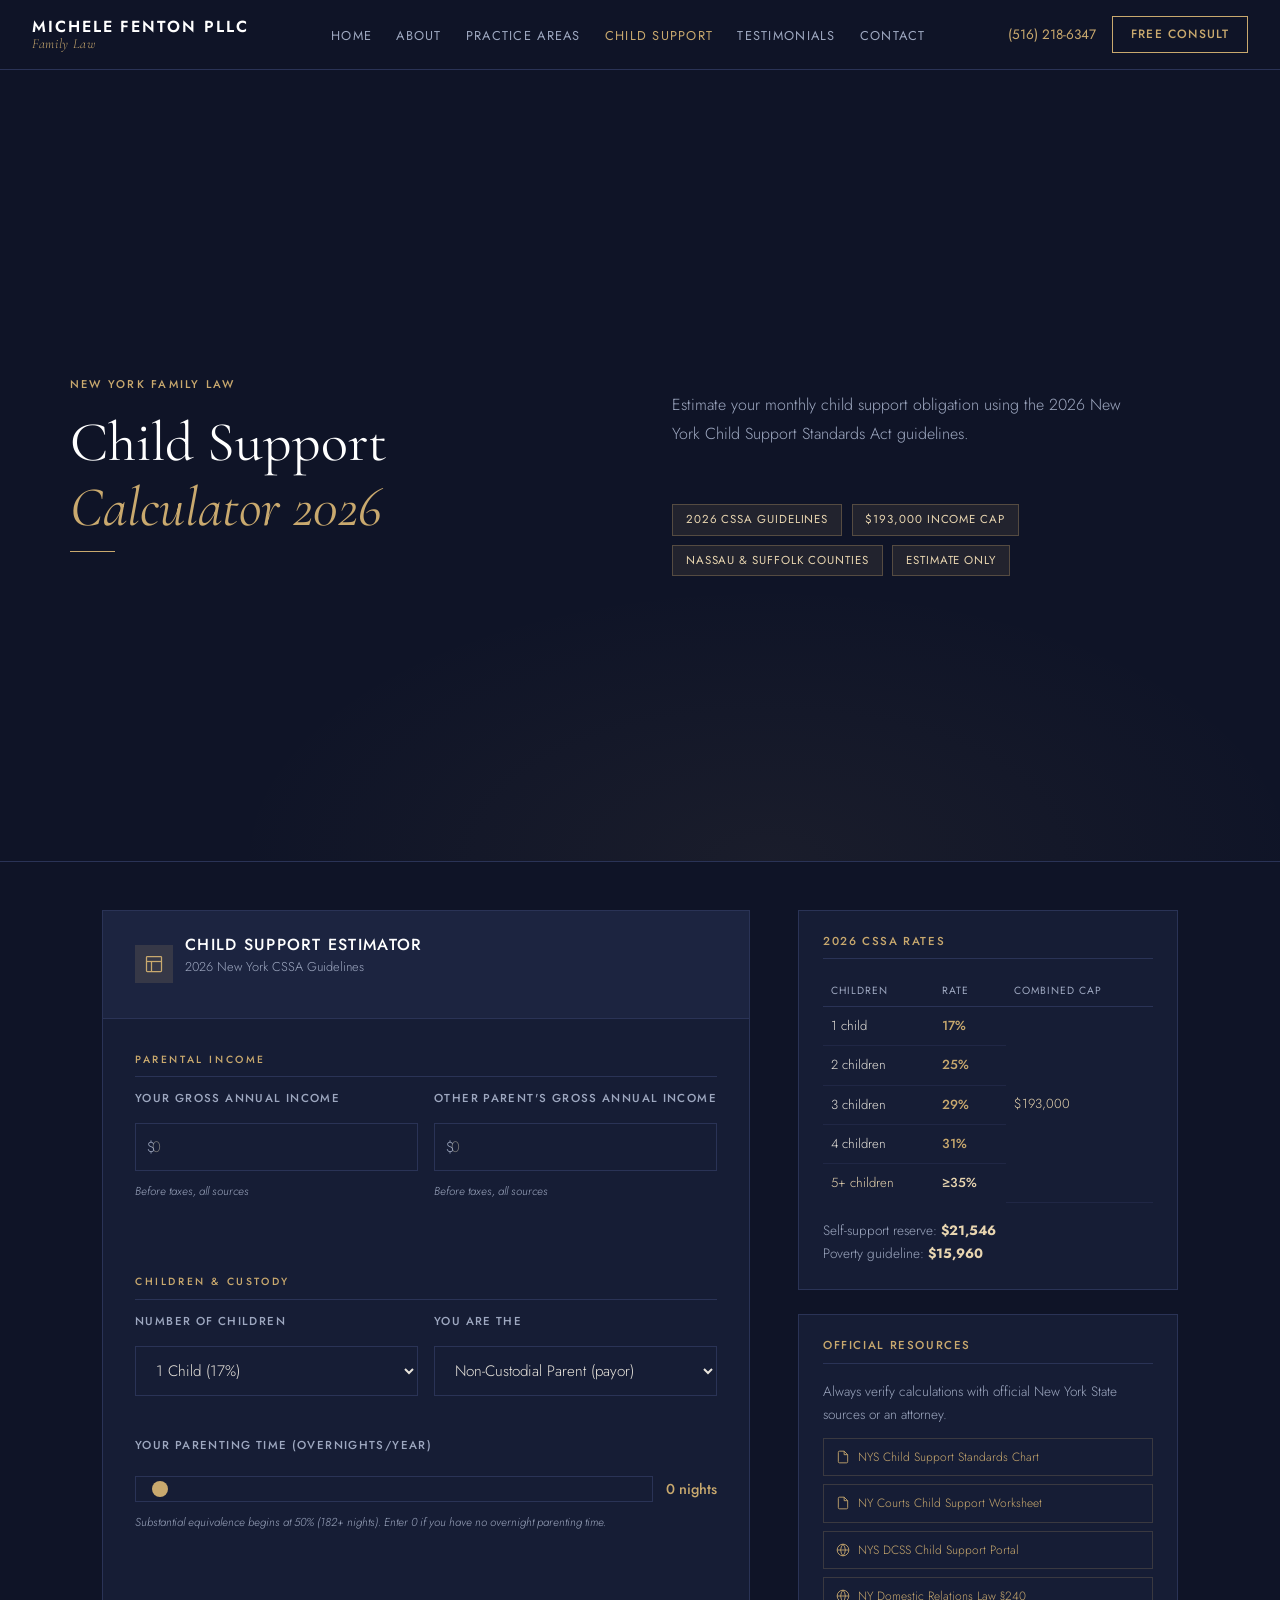
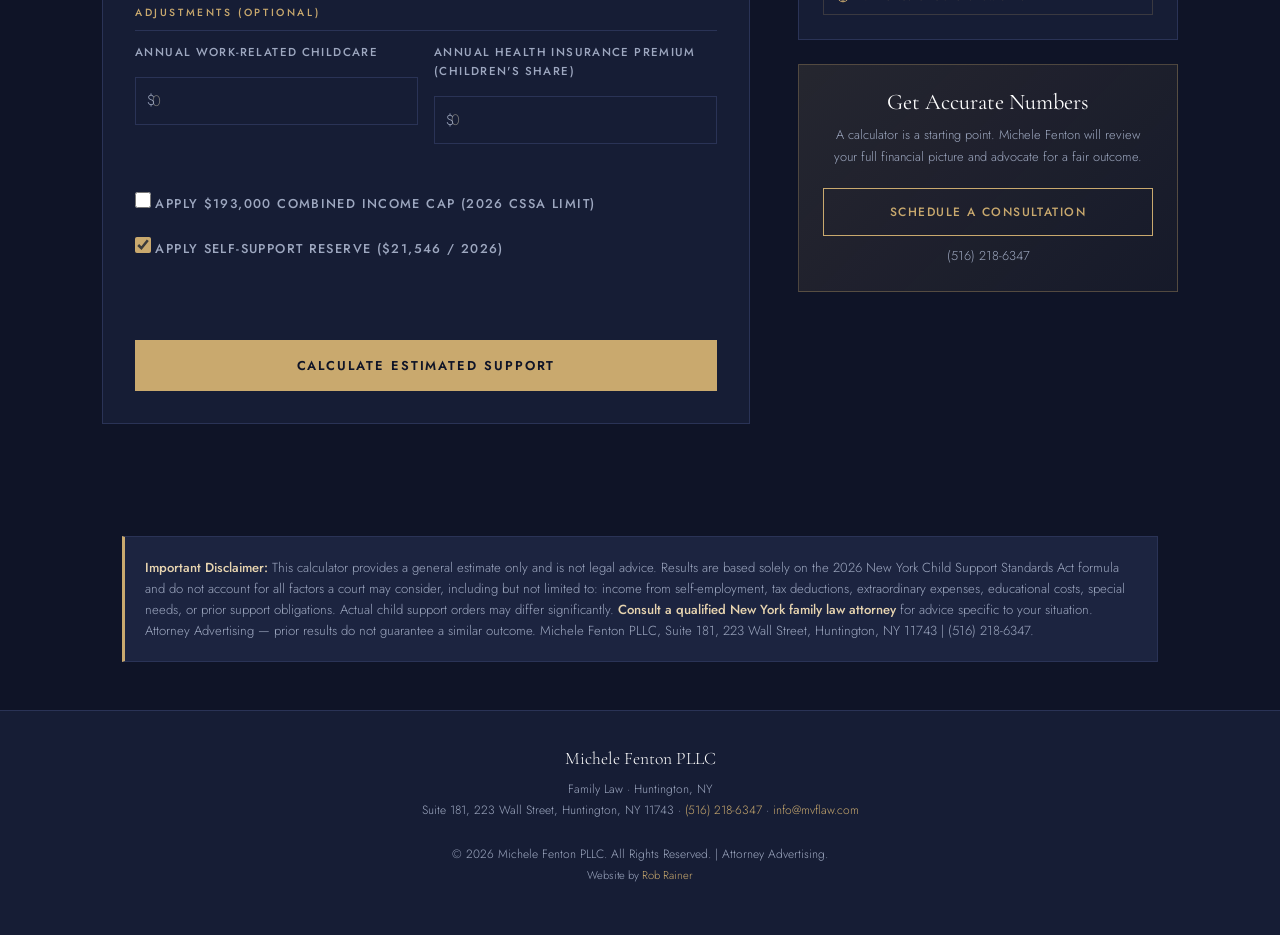
<file: child-support.html>
<!DOCTYPE html>
<html lang="en">
<head>
<meta charset="UTF-8"/>
<meta name="viewport" content="width=device-width, initial-scale=1.0"/>
<meta name="description" content="Free New York child support calculator using 2026 CSSA guidelines. Estimate monthly child support obligations for Nassau and Suffolk Counties, Long Island."/>
<title>NY Child Support Calculator 2026 | Michele Fenton PLLC – Family Law</title>
<link rel="preconnect" href="https://fonts.googleapis.com"/>
<link rel="preconnect" href="https://fonts.gstatic.com" crossorigin/>
<link href="https://fonts.googleapis.com/css2?family=Cormorant+Garamond:ital,wght@0,400;0,600;1,400&family=Jost:wght@300;400;500;600&display=swap" rel="stylesheet"/>
<style>
  *,*::before,*::after{box-sizing:border-box;margin:0;padding:0}
  :root{
    --navy:#0f1427;
    --navy2:#161d35;
    --navy3:#1c2440;
    --gold:#c9a96e;
    --gold2:#b8934e;
    --gold-light:#e8d5b0;
    --cream:#f8f5ef;
    --text-light:#e8e4dc;
    --text-muted:#9ea8c0;
    --white:#ffffff;
    --border:#2a3356;
  }
  html{scroll-behavior:smooth}
  body{
    font-family:'Jost',sans-serif;
    background:var(--navy);
    color:var(--text-light);
    font-weight:300;
    line-height:1.7;
    font-size:16px;
  }

  /* ── HERO ── */
  .hero{
    background:linear-gradient(135deg,var(--navy) 0%,var(--navy2) 60%,var(--navy3) 100%);
    padding:5rem 0 4rem;
    border-bottom:1px solid var(--border);
    position:relative;overflow:hidden;
    width:100%;
  }
  .hero-inner{
    max-width:1140px;margin:0 auto;
    padding:0 2rem;
    display:grid;grid-template-columns:1fr 1fr;
    gap:3rem;align-items:center;
  }
  .hero::before{
    content:'';position:absolute;inset:0;
    background:radial-gradient(ellipse 60% 40% at 50% 100%,rgba(201,169,110,.08) 0%,transparent 70%);
    pointer-events:none;
  }
  .hero-label{
    font-size:.7rem;letter-spacing:.2em;text-transform:uppercase;
    color:var(--gold);font-weight:500;margin-bottom:1rem;
  }
  .hero h1{
    font-family:'Cormorant Garamond',serif;font-weight:400;
    font-size:clamp(2.2rem,5vw,3.5rem);line-height:1.15;
    color:var(--white);margin-bottom:.75rem;
  }
  .hero h1 em{color:var(--gold);font-style:italic}
  .hero-sub{
    color:var(--text-muted);font-size:1rem;
    margin:0 0 1.5rem;font-weight:300;
  }
  .hero-right{
    display:flex;flex-direction:column;align-items:flex-start;
    justify-content:center;
  }
  .hero-badges{
    display:flex;flex-wrap:wrap;gap:.6rem;
    margin-top:1.5rem;
  }
  .badge{
    background:rgba(201,169,110,.1);border:1px solid rgba(201,169,110,.3);
    color:var(--gold-light);font-size:.72rem;letter-spacing:.08em;
    padding:.3rem .8rem;text-transform:uppercase;font-weight:400;
  }
  @media(max-width:820px){
    .hero-inner{grid-template-columns:1fr;gap:1.5rem;}
    .hero-right{align-items:center;text-align:center;}
  }

  /* ── MAIN LAYOUT ── */
  .page{max-width:1140px;margin:0 auto;padding:3rem 2rem 5rem;display:grid;grid-template-columns:1fr 380px;gap:3rem;align-items:start}

  /* ── CALCULATOR CARD ── */
  .calc-card{
    background:var(--navy2);border:1px solid var(--border);
  }
  .calc-header{
    background:var(--navy3);padding:1.5rem 2rem;
    border-bottom:1px solid var(--border);
    display:flex;align-items:center;gap:.75rem;
  }
  .calc-header-icon{
    width:38px;height:38px;background:rgba(201,169,110,.15);
    display:flex;align-items:center;justify-content:center;flex-shrink:0;
  }
  .calc-header-icon svg{width:20px;height:20px;stroke:var(--gold);fill:none;stroke-width:1.5}
  .calc-header h2{
    font-family:'Jost',sans-serif;font-weight:500;
    font-size:1rem;letter-spacing:.08em;text-transform:uppercase;
    color:var(--white);
  }
  .calc-header p{color:var(--text-muted);font-size:.8rem;margin-top:.1rem}
  .calc-body{padding:2rem}

  .form-section{margin-bottom:2rem}
  .section-label{
    font-size:.65rem;letter-spacing:.15em;text-transform:uppercase;
    color:var(--gold);font-weight:500;margin-bottom:1rem;
    padding-bottom:.5rem;border-bottom:1px solid var(--border);
  }
  .form-grid{display:grid;grid-template-columns:1fr 1fr;gap:1rem}
  .form-group{display:flex;flex-direction:column;gap:.4rem}
  .form-group.full{grid-column:1/-1}
  label{font-size:.78rem;color:var(--text-muted);letter-spacing:.06em;text-transform:uppercase;font-weight:400}
  .input-wrap{position:relative;display:flex;align-items:center}
  .input-prefix{
    position:absolute;left:.75rem;color:var(--text-muted);
    font-size:.9rem;pointer-events:none;
  }
  input[type=number],select{
    width:100%;background:var(--navy3);border:1px solid var(--border);
    color:var(--text-light);font-family:'Jost',sans-serif;font-size:.9rem;
    font-weight:300;padding:.6rem .75rem;outline:none;
    -moz-appearance:textfield;appearance:textfield;
    transition:border-color .2s;
  }
  input[type=number]::-webkit-inner-spin-button,
  input[type=number]::-webkit-outer-spin-button{-webkit-appearance:none}
  input[type=number]:focus,select:focus{border-color:var(--gold)}
  .has-prefix input{padding-left:1.75rem}
  select{cursor:pointer;color:var(--text-light)}
  select option{background:var(--navy3);color:var(--text-light)}

  .hint{font-size:.72rem;color:var(--text-muted);margin-top:.25rem;font-style:italic}

  /* custody slider */
  .slider-row{display:flex;align-items:center;gap:.75rem;margin-top:.4rem}
  input[type=range]{
    flex:1;-webkit-appearance:none;appearance:none;
    height:3px;background:var(--border);outline:none;border:none;
    padding:0;background-image:linear-gradient(var(--gold),var(--gold));
    background-size:50% 100%;background-repeat:no-repeat;
  }
  input[type=range]::-webkit-slider-thumb{
    -webkit-appearance:none;width:16px;height:16px;border-radius:50%;
    background:var(--gold);cursor:pointer;
  }
  input[type=range]::-moz-range-thumb{
    width:16px;height:16px;border-radius:50%;border:none;
    background:var(--gold);cursor:pointer;
  }
  .slider-val{
    min-width:52px;text-align:right;font-size:.9rem;
    color:var(--gold);font-weight:500;
  }

  /* checkbox */
  .check-row{display:flex;align-items:center;gap:.6rem;cursor:pointer;margin-top:.5rem}
  .check-row input[type=checkbox]{
    width:16px;height:16px;accent-color:var(--gold);cursor:pointer;
    flex-shrink:0;
  }
  .check-row span{font-size:.8rem;color:var(--text-muted)}

  /* calculate button */
  .btn-calc{
    width:100%;margin-top:1rem;
    background:var(--gold);color:var(--navy);
    font-family:'Jost',sans-serif;font-size:.8rem;letter-spacing:.15em;
    text-transform:uppercase;font-weight:600;
    padding:1rem;border:none;cursor:pointer;
    transition:background .2s;
  }
  .btn-calc:hover{background:var(--gold2)}

  /* ── RESULTS ── */
  #results{display:none;margin-top:2rem;padding-top:2rem;border-top:1px solid var(--border)}
  .result-main{
    background:rgba(201,169,110,.08);border:1px solid rgba(201,169,110,.25);
    padding:1.5rem;margin-bottom:1.5rem;text-align:center;
  }
  .result-label{font-size:.65rem;letter-spacing:.15em;text-transform:uppercase;color:var(--gold);margin-bottom:.4rem}
  .result-amount{
    font-family:'Cormorant Garamond',serif;font-size:3rem;
    color:var(--white);line-height:1;font-weight:600;
  }
  .result-period{color:var(--text-muted);font-size:.8rem;margin-top:.25rem}

  .result-breakdown{display:grid;grid-template-columns:1fr 1fr;gap:.75rem;margin-bottom:1.5rem}
  .result-item{
    background:var(--navy3);border:1px solid var(--border);
    padding:.85rem 1rem;
  }
  .ri-label{font-size:.65rem;letter-spacing:.1em;text-transform:uppercase;color:var(--text-muted);margin-bottom:.25rem}
  .ri-val{font-size:1rem;color:var(--text-light);font-weight:500}

  .result-note{
    background:rgba(255,255,255,.03);border-left:2px solid var(--gold);
    padding:.75rem 1rem;font-size:.78rem;color:var(--text-muted);line-height:1.6;
  }
  .result-note strong{color:var(--gold-light);font-weight:500}

  .btn-reset{
    width:100%;margin-top:1rem;
    background:transparent;border:1px solid var(--border);
    color:var(--text-muted);font-family:'Jost',sans-serif;font-size:.75rem;
    letter-spacing:.1em;text-transform:uppercase;padding:.7rem;cursor:pointer;
    transition:all .2s;
  }
  .btn-reset:hover{border-color:var(--gold);color:var(--gold)}

  /* ── SIDEBAR ── */
  .sidebar{display:flex;flex-direction:column;gap:1.5rem}

  .info-card{background:var(--navy2);border:1px solid var(--border);padding:1.5rem}
  .info-card h3{
    font-family:'Jost',sans-serif;font-size:.72rem;letter-spacing:.14em;
    text-transform:uppercase;color:var(--gold);font-weight:500;
    padding-bottom:.6rem;border-bottom:1px solid var(--border);margin-bottom:1rem;
  }
  .info-card p{font-size:.85rem;color:var(--text-muted);line-height:1.7;margin-bottom:.75rem}
  .info-card p:last-child{margin-bottom:0}

  .rates-table{width:100%;border-collapse:collapse;font-size:.82rem}
  .rates-table th{
    text-align:left;padding:.4rem .5rem;font-size:.65rem;
    letter-spacing:.1em;text-transform:uppercase;color:var(--text-muted);
    font-weight:400;border-bottom:1px solid var(--border);
  }
  .rates-table td{padding:.5rem .5rem;border-bottom:1px solid rgba(42,51,86,.5)}
  .rates-table tr:last-child td{border-bottom:none}
  .rates-table .highlight td{color:var(--gold-light)}
  .rate-pct{font-weight:500;color:var(--gold)}

  .ref-links{display:flex;flex-direction:column;gap:.5rem;margin-top:.5rem}
  .ref-link{
    display:flex;align-items:center;gap:.5rem;
    color:var(--gold);font-size:.8rem;text-decoration:none;
    padding:.5rem .75rem;border:1px solid rgba(201,169,110,.2);
    transition:all .2s;
  }
  .ref-link:hover{background:rgba(201,169,110,.08);border-color:var(--gold)}
  .ref-link svg{width:14px;height:14px;stroke:currentColor;fill:none;stroke-width:1.5;flex-shrink:0}
  .ref-link span{font-size:.75rem}

  .cta-card{
    background:linear-gradient(135deg,rgba(201,169,110,.12) 0%,rgba(201,169,110,.04) 100%);
    border:1px solid rgba(201,169,110,.3);padding:1.5rem;text-align:center;
  }
  .cta-card h3{
    font-family:'Cormorant Garamond',serif;font-size:1.4rem;
    color:var(--white);margin-bottom:.5rem;font-weight:400;
  }
  .cta-card p{font-size:.8rem;color:var(--text-muted);margin-bottom:1.25rem}
  .btn-consult{
    display:block;background:transparent;border:1px solid var(--gold);
    color:var(--gold);font-family:'Jost',sans-serif;font-size:.75rem;
    letter-spacing:.12em;text-transform:uppercase;padding:.8rem 1rem;
    text-decoration:none;text-align:center;font-weight:500;
    transition:all .2s;margin-bottom:.6rem;
  }
  .btn-consult:hover{background:var(--gold);color:var(--navy)}
  .btn-phone{
    display:block;color:var(--text-muted);font-size:.8rem;text-decoration:none;
    transition:color .2s;
  }
  .btn-phone:hover{color:var(--gold)}

  /* ── DISCLAIMER ── */
  .disclaimer{
    max-width:1100px;margin:0 auto;padding:0 2rem 3rem;
  }
  .disclaimer-box{
    background:rgba(255,255,255,.02);border:1px solid var(--border);
    padding:1.25rem 1.5rem;font-size:.75rem;color:var(--text-muted);line-height:1.7;
  }
  .disclaimer-box strong{color:var(--gold-light);font-weight:500}

  

  /* ── FOOTER ── */
  footer{
    background:var(--navy2);border-top:1px solid var(--border);
    padding:2rem;text-align:center;
  }
  .footer-firm{
    font-family:'Cormorant Garamond',serif;font-size:1.1rem;
    color:var(--white);margin-bottom:.25rem;
  }
  footer p{font-size:.75rem;color:var(--text-muted);line-height:1.8}
  footer a{color:var(--gold);text-decoration:none}
  footer a:hover{text-decoration:underline}

  /* ── RESPONSIVE ── */
  @media(max-width:820px){
    .page{grid-template-columns:1fr;gap:2rem}
    .sidebar{order:-1}
    .future-grid{grid-template-columns:1fr 1fr}
    .form-grid{grid-template-columns:1fr}
    nav{padding:0 1rem}
    .nav-links{display:none}
  }
  @media(max-width:540px){
    .future-grid{grid-template-columns:1fr}
    .result-breakdown{grid-template-columns:1fr}
    .hero{padding:3rem 1rem 2.5rem}
  }
</style>
  <link rel="stylesheet" href="css/styles.css"/>
</head>
<body>

<!-- NAV -->
<nav>
  <a href="index.html" class="nav-brand">
    <span class="firm">Michele Fenton PLLC</span>
    <span class="tagline">Family Law</span>
  </a>
  <ul class="nav-links">
    <li><a href="index.html">Home</a></li>
    <li><a href="about.html">About</a></li>
    <li><a href="services.html">Practice Areas</a></li>
    <li><a href="child-support.html" class="active">Child Support</a></li>
    <li><a href="testimonials.html">Testimonials</a></li>
    <li><a href="contact.html">Contact</a></li>
  </ul>
  <div style="display:flex;align-items:center;gap:1rem">
    <span class="nav-phone"><a href="tel:5162186347">(516) 218-6347</a></span>
    <a href="contact.html" class="nav-cta">Free Consult</a>
  </div>
</nav>
<!-- HERO -->
<section class="hero">
  <div class="hero-inner">
    <div class="hero-left">
      <p class="hero-label">New York Family Law</p>
      <h1>Child Support<br><em>Calculator 2026</em></h1>
      <div style="width:45px;height:1px;background:var(--gold);margin:.75rem 0 1.25rem;"></div>
    </div>
    <div class="hero-right">
      <p class="hero-sub">Estimate your monthly child support obligation using the 2026 New York Child Support Standards Act guidelines.</p>
      <div class="hero-badges">
        <span class="badge">2026 CSSA Guidelines</span>
        <span class="badge">$193,000 Income Cap</span>
        <span class="badge">Nassau &amp; Suffolk Counties</span>
        <span class="badge">Estimate Only</span>
      </div>
    </div>
  </div>
</section>

<!-- MAIN -->
<div class="page">

  <!-- CALCULATOR -->
  <div>
    <div class="calc-card">
      <div class="calc-header">
        <div class="calc-header-icon">
          <svg viewBox="0 0 24 24"><rect x="3" y="3" width="18" height="18" rx="1"/><line x1="3" y1="9" x2="21" y2="9"/><line x1="9" y1="9" x2="9" y2="21"/></svg>
        </div>
        <div>
          <h2>Child Support Estimator</h2>
          <p>2026 New York CSSA Guidelines</p>
        </div>
      </div>
      <div class="calc-body">

        <!-- INCOME -->
        <div class="form-section">
          <p class="section-label">Parental Income</p>
          <div class="form-grid">
            <div class="form-group">
              <label for="income1">Your Gross Annual Income</label>
              <div class="input-wrap has-prefix">
                <span class="input-prefix">$</span>
                <input type="number" id="income1" placeholder="0" min="0" step="1000"/>
              </div>
              <p class="hint">Before taxes, all sources</p>
            </div>
            <div class="form-group">
              <label for="income2">Other Parent's Gross Annual Income</label>
              <div class="input-wrap has-prefix">
                <span class="input-prefix">$</span>
                <input type="number" id="income2" placeholder="0" min="0" step="1000"/>
              </div>
              <p class="hint">Before taxes, all sources</p>
            </div>
          </div>
        </div>

        <!-- CHILDREN & CUSTODY -->
        <div class="form-section">
          <p class="section-label">Children &amp; Custody</p>
          <div class="form-grid">
            <div class="form-group">
              <label for="numChildren">Number of Children</label>
              <select id="numChildren">
                <option value="1">1 Child (17%)</option>
                <option value="2">2 Children (25%)</option>
                <option value="3">3 Children (29%)</option>
                <option value="4">4 Children (31%)</option>
                <option value="5">5+ Children (35%)</option>
              </select>
            </div>
            <div class="form-group">
              <label for="payorRole">You Are the</label>
              <select id="payorRole">
                <option value="ncp">Non-Custodial Parent (payor)</option>
                <option value="cp">Custodial Parent (recipient)</option>
              </select>
            </div>
            <div class="form-group full">
              <label>Your Parenting Time (overnights/year)</label>
              <div class="slider-row">
                <input type="range" id="overnights" min="0" max="182" value="0" step="1"/>
                <span class="slider-val" id="overnights-val">0 nights</span>
              </div>
              <p class="hint">Substantial equivalence begins at 50% (182+ nights). Enter 0 if you have no overnight parenting time.</p>
            </div>
          </div>
        </div>

        <!-- ADJUSTMENTS -->
        <div class="form-section">
          <p class="section-label">Adjustments (Optional)</p>
          <div class="form-grid">
            <div class="form-group">
              <label for="childcare">Annual Work-Related Childcare</label>
              <div class="input-wrap has-prefix">
                <span class="input-prefix">$</span>
                <input type="number" id="childcare" placeholder="0" min="0" step="100"/>
              </div>
            </div>
            <div class="form-group">
              <label for="healthcare">Annual Health Insurance Premium (children's share)</label>
              <div class="input-wrap has-prefix">
                <span class="input-prefix">$</span>
                <input type="number" id="healthcare" placeholder="0" min="0" step="100"/>
              </div>
            </div>
            <div class="form-group full">
              <label class="check-row">
                <input type="checkbox" id="capIncome"/>
                <span>Apply $193,000 combined income cap (2026 CSSA limit)</span>
              </label>
              <label class="check-row" style="margin-top:.5rem">
                <input type="checkbox" id="selfSupport" checked/>
                <span>Apply self-support reserve ($21,546 / 2026)</span>
              </label>
            </div>
          </div>
        </div>

        <button class="btn-calc" onclick="calculate()">Calculate Estimated Support</button>

        <!-- RESULTS -->
        <div id="results">
          <div class="result-main">
            <p class="result-label" id="result-role-label">Estimated Monthly Payment</p>
            <div class="result-amount" id="result-monthly">—</div>
            <p class="result-period" id="result-annual"></p>
          </div>
          <div class="result-breakdown">
            <div class="result-item">
              <p class="ri-label">Combined Income Used</p>
              <p class="ri-val" id="rb-combined">—</p>
            </div>
            <div class="result-item">
              <p class="ri-label">CSSA % Applied</p>
              <p class="ri-val" id="rb-pct">—</p>
            </div>
            <div class="result-item">
              <p class="ri-label">Your Income Share</p>
              <p class="ri-val" id="rb-share">—</p>
            </div>
            <div class="result-item">
              <p class="ri-label">Base Annual Support</p>
              <p class="ri-val" id="rb-base">—</p>
            </div>
          </div>
          <div class="result-note" id="result-note"></div>
          <button class="btn-reset" onclick="resetForm()">Reset Calculator</button>
        </div>

      </div>
    </div>
  </div>

  <!-- SIDEBAR -->
  <div class="sidebar">

    <div class="info-card">
      <h3>2026 CSSA Rates</h3>
      <table class="rates-table">
        <thead><tr><th>Children</th><th>Rate</th><th>Combined Cap</th></tr></thead>
        <tbody>
          <tr><td>1 child</td><td class="rate-pct">17%</td><td rowspan="5" style="vertical-align:middle;color:var(--gold-light)">$193,000</td></tr>
          <tr><td>2 children</td><td class="rate-pct">25%</td></tr>
          <tr><td>3 children</td><td class="rate-pct">29%</td></tr>
          <tr><td>4 children</td><td class="rate-pct">31%</td></tr>
          <tr class="highlight"><td>5+ children</td><td class="rate-pct">≥35%</td></tr>
        </tbody>
      </table>
      <p style="margin-top:1rem">Self-support reserve: <strong style="color:var(--gold-light)">$21,546</strong><br>Poverty guideline: <strong style="color:var(--gold-light)">$15,960</strong></p>
    </div>

    <div class="info-card">
      <h3>Official Resources</h3>
      <p>Always verify calculations with official New York State sources or an attorney.</p>
      <div class="ref-links">
        <a class="ref-link" href="https://www.childsupport.ny.gov/dcse/pdfs/CSSC.pdf" target="_blank" rel="noopener">
          <svg viewBox="0 0 24 24"><path d="M14 2H6a2 2 0 0 0-2 2v16a2 2 0 0 0 2 2h12a2 2 0 0 0 2-2V8z"/><polyline points="14 2 14 8 20 8"/></svg>
          <span>NYS Child Support Standards Chart</span>
        </a>
        <a class="ref-link" href="https://ww2.nycourts.gov/divorce/pdfs/CS-6.pdf" target="_blank" rel="noopener">
          <svg viewBox="0 0 24 24"><path d="M14 2H6a2 2 0 0 0-2 2v16a2 2 0 0 0 2 2h12a2 2 0 0 0 2-2V8z"/><polyline points="14 2 14 8 20 8"/></svg>
          <span>NY Courts Child Support Worksheet</span>
        </a>
        <a class="ref-link" href="https://www.childsupport.ny.gov" target="_blank" rel="noopener">
          <svg viewBox="0 0 24 24"><circle cx="12" cy="12" r="10"/><line x1="2" y1="12" x2="22" y2="12"/><path d="M12 2a15.3 15.3 0 0 1 4 10 15.3 15.3 0 0 1-4 10 15.3 15.3 0 0 1-4-10 15.3 15.3 0 0 1 4-10z"/></svg>
          <span>NYS DCSS Child Support Portal</span>
        </a>
        <a class="ref-link" href="https://www.nysenate.gov/legislation/laws/DOM/240" target="_blank" rel="noopener">
          <svg viewBox="0 0 24 24"><circle cx="12" cy="12" r="10"/><line x1="2" y1="12" x2="22" y2="12"/><path d="M12 2a15.3 15.3 0 0 1 4 10 15.3 15.3 0 0 1-4 10 15.3 15.3 0 0 1-4-10 15.3 15.3 0 0 1 4-10z"/></svg>
          <span>NY Domestic Relations Law §240</span>
        </a>
      </div>
    </div>

    <div class="cta-card">
      <h3>Get Accurate Numbers</h3>
      <p>A calculator is a starting point. Michele Fenton will review your full financial picture and advocate for a fair outcome.</p>
      <a href="https://michelefentonlaw.com/contact.html" class="btn-consult">Schedule a Consultation</a>
      <a href="tel:5162186347" class="btn-phone">(516) 218-6347</a>
    </div>

  </div>
</div>

<!-- DISCLAIMER -->
<div class="disclaimer">
  <div class="disclaimer-box">
    <strong>Important Disclaimer:</strong> This calculator provides a general estimate only and is not legal advice. Results are based solely on the 2026 New York Child Support Standards Act formula and do not account for all factors a court may consider, including but not limited to: income from self-employment, tax deductions, extraordinary expenses, educational costs, special needs, or prior support obligations. Actual child support orders may differ significantly. <strong>Consult a qualified New York family law attorney</strong> for advice specific to your situation. Attorney Advertising — prior results do not guarantee a similar outcome. Michele Fenton PLLC, Suite 181, 223 Wall Street, Huntington, NY 11743 | (516) 218-6347.
  </div>
</div>

<!-- FUTURE SERVICES SECTION -->
<!-- FOOTER -->
<footer>
  <p class="footer-firm">Michele Fenton PLLC</p>
  <p>Family Law · Huntington, NY<br/>
  Suite 181, 223 Wall Street, Huntington, NY 11743 · <a href="tel:5162186347">(516) 218-6347</a> · <a href="mailto:info@mvflaw.com">info@mvflaw.com</a><br/>
  <br/>
  © 2026 Michele Fenton PLLC. All Rights Reserved. | Attorney Advertising.<br/>
  <span style="font-size:.7rem">Website by <a href="https://rainer1370.com">Rob Rainer</a></span>
  </p>
</footer>

<script>
const RATES={1:.17,2:.25,3:.29,4:.31,5:.35};
const INCOME_CAP=193000;
const SELF_SUPPORT=21546;

const slider=document.getElementById('overnights');
const sliderVal=document.getElementById('overnights-val');
slider.addEventListener('input',function(){
  const n=parseInt(this.value);
  const pct=Math.round(n/365*100);
  sliderVal.textContent=n+' nights ('+pct+'%)';
  const fill=(n/182*100).toFixed(1);
  this.style.backgroundSize=Math.min(parseFloat(fill),100)+'% 100%';
});

function fmt(n){return '$'+Math.round(n).toLocaleString('en-US')}

function calculate(){
  const i1=parseFloat(document.getElementById('income1').value)||0;
  const i2=parseFloat(document.getElementById('income2').value)||0;
  const n=parseInt(document.getElementById('numChildren').value);
  const role=document.getElementById('payorRole').value;
  const overnights=parseInt(document.getElementById('overnights').value);
  const childcare=parseFloat(document.getElementById('childcare').value)||0;
  const healthcare=parseFloat(document.getElementById('healthcare').value)||0;
  const applyCap=document.getElementById('capIncome').checked;
  const applySSR=document.getElementById('selfSupport').checked;

  if(!i1&&!i2){alert('Please enter at least one income.');return;}

  let combined=i1+i2;
  let capApplied=false;
  if(applyCap&&combined>INCOME_CAP){combined=INCOME_CAP;capApplied=true;}

  const rate=RATES[Math.min(n,5)];
  let baseSupport=combined*rate;
  const payorShare=combined>0?(role==='ncp'?i1/( i1+i2):i2/(i1+i2)):0;
  let payorBase=baseSupport*payorShare;

  // Add pro-rata share of add-ons
  const addons=(childcare+healthcare)*payorShare;
  let total=payorBase+addons;

  // Self-support reserve check
  let ssrNote='';
  if(applySSR&&role==='ncp'){
    const payorIncome=i1;
    const afterSupport=payorIncome-total;
    if(afterSupport<SELF_SUPPORT){
      const adjusted=Math.max(0,payorIncome-SELF_SUPPORT);
      if(payorIncome<SELF_SUPPORT){
        total=0;
        ssrNote='Your income falls below the 2026 self-support reserve ($21,546). The court may set support at a minimum or nominal amount.';
      } else {
        total=adjusted;
        ssrNote='Support adjusted: your income after payment would fall below the self-support reserve ($21,546). Amount reduced accordingly.';
      }
    }
  }

  const monthly=total/12;
  const label=role==='ncp'?'Estimated Monthly Payment':'Estimated Monthly Receipt';

  document.getElementById('result-role-label').textContent=label;
  document.getElementById('result-monthly').textContent=fmt(monthly)+'/mo';
  document.getElementById('result-annual').textContent=fmt(total)+' estimated per year';
  document.getElementById('rb-combined').textContent=fmt(combined)+(capApplied?' (capped)':'');
  document.getElementById('rb-pct').textContent=(rate*100)+'%';
  document.getElementById('rb-share').textContent=Math.round(payorShare*100)+'%';
  document.getElementById('rb-base').textContent=fmt(total);

  let noteHtml='<strong>Note:</strong> This estimate uses the basic CSSA formula. ';
  if(overnights>=91)noteHtml+='Courts may consider your '+overnights+' overnight parenting nights in determining a deviation. ';
  if(capApplied)noteHtml+='Income was capped at $193,000 per 2026 guidelines; courts have discretion above the cap. ';
  if(addons>0)noteHtml+='Childcare and/or health insurance add-ons included. ';
  if(ssrNote)noteHtml='<strong>Self-Support Reserve:</strong> '+ssrNote+' ';
  noteHtml+='<strong>Always consult an attorney</strong> for an accurate assessment of your specific situation.';
  document.getElementById('result-note').innerHTML=noteHtml;

  document.getElementById('results').style.display='block';
  document.getElementById('results').scrollIntoView({behavior:'smooth',block:'start'});
}

function resetForm(){
  document.getElementById('income1').value='';
  document.getElementById('income2').value='';
  document.getElementById('numChildren').value='1';
  document.getElementById('payorRole').value='ncp';
  document.getElementById('overnights').value='0';
  sliderVal.textContent='0 nights';
  slider.style.backgroundSize='0% 100%';
  document.getElementById('childcare').value='';
  document.getElementById('healthcare').value='';
  document.getElementById('capIncome').checked=false;
  document.getElementById('selfSupport').checked=true;
  document.getElementById('results').style.display='none';
}

function expressInterest(program){
  window.location.href='https://michelefentonlaw.com/contact.html?interest='+encodeURIComponent(program);
}
</script>
</body>
</html>
</file>
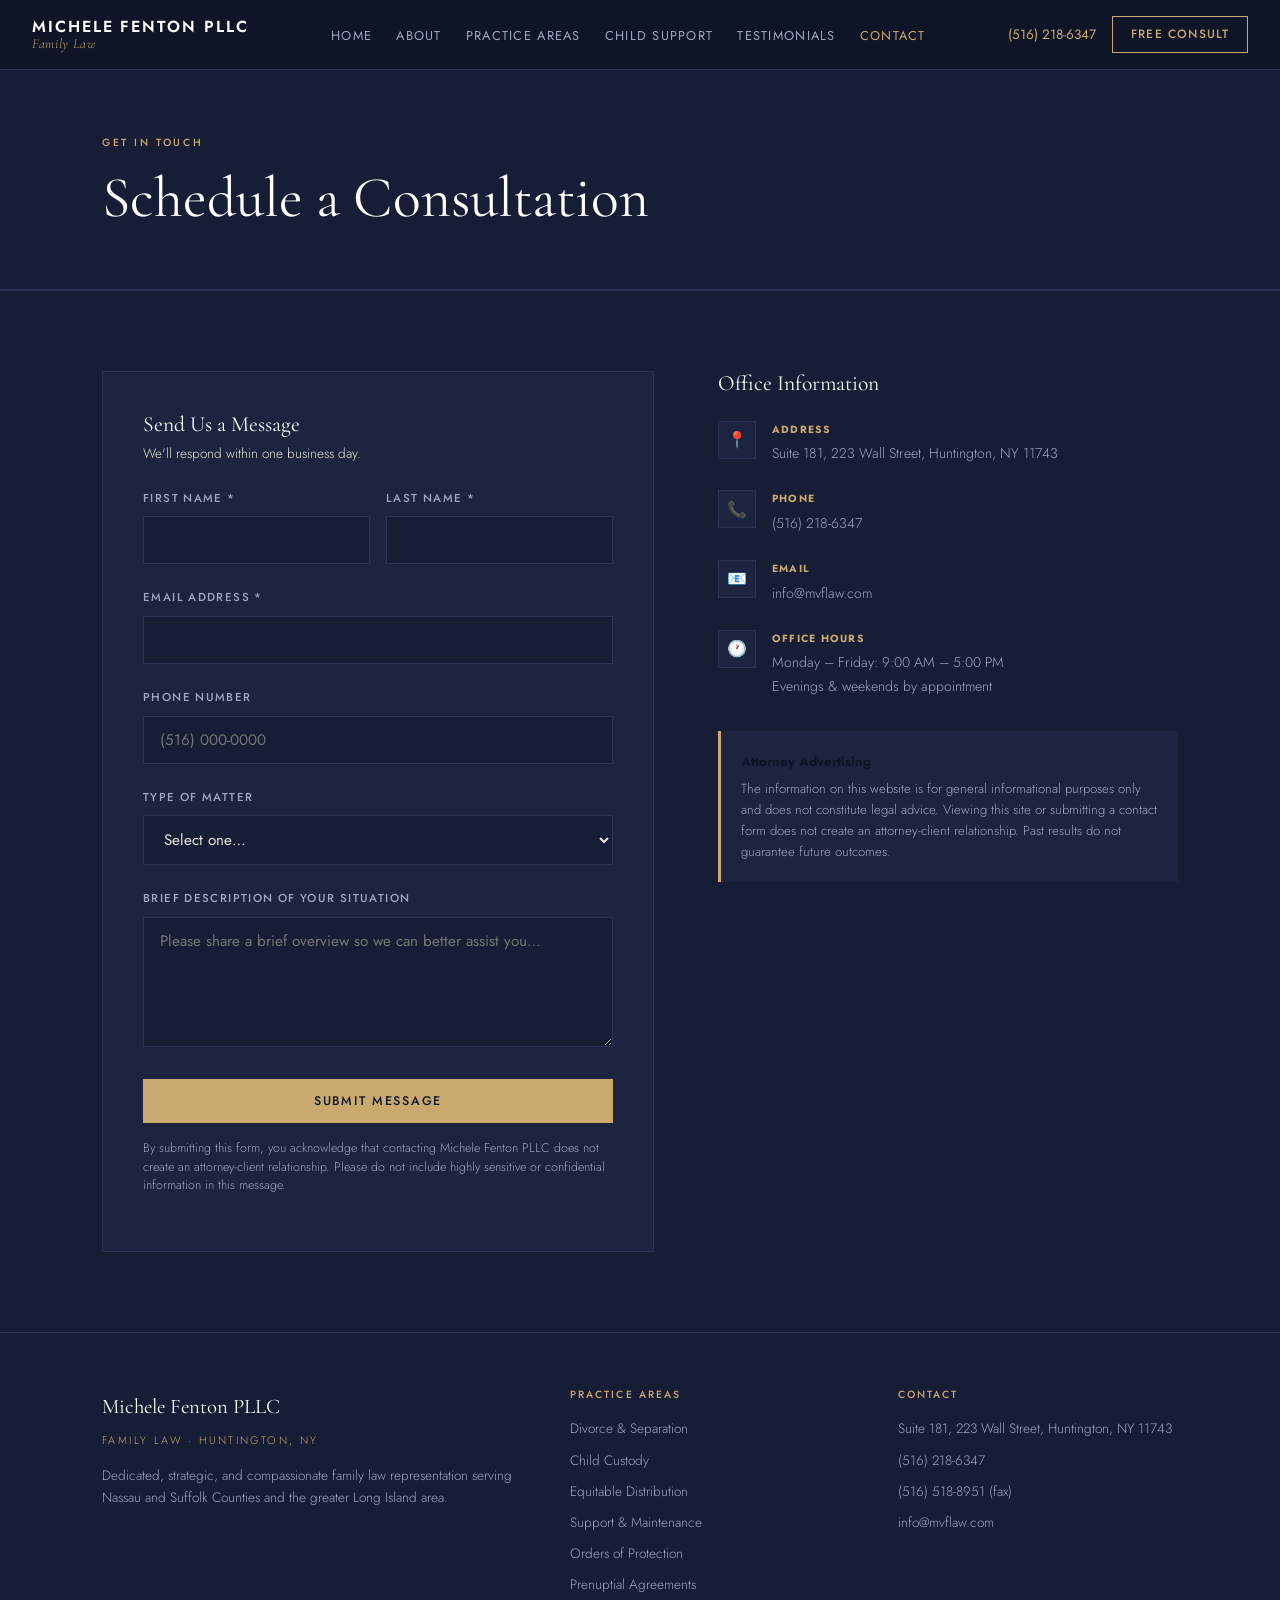
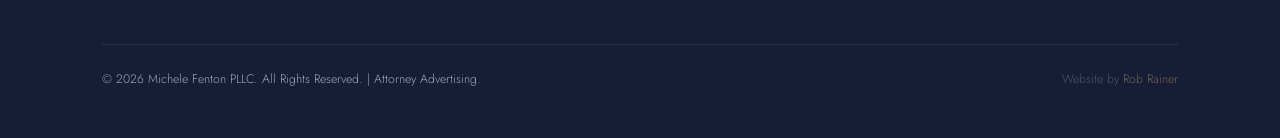
<file: contact.html>
<!DOCTYPE html>
<html lang="en">
<head>
  <meta charset="UTF-8">
  <meta name="viewport" content="width=device-width, initial-scale=1.0">
  <title>Contact – Michele Fenton PLLC | Family Law Garden City NY</title>
  <meta name="description" content="Contact Michele Fenton PLLC to schedule a confidential family law consultation in Huntington, NY. Serving Nassau and Suffolk Counties and the greater Long Island area.">
  <link rel="stylesheet" href="css/styles.css?v=4">
</head>
<body>

<nav>
  <a href="index.html" class="nav-brand">
    <span class="firm">Michele Fenton PLLC</span>
    <span class="tagline">Family Law</span>
  </a>
  <ul class="nav-links">
      <li><a href="index.html">Home</a></li>
      <li><a href="about.html">About</a></li>
      <li><a href="services.html">Practice Areas</a></li>
      <li><a href="child-support.html">Child Support</a></li>
      <li><a href="testimonials.html">Testimonials</a></li>
      <li><a href="contact.html" class="active">Contact</a></li>
  </ul>
  <div style="display:flex;align-items:center;gap:1rem">
    <span class="nav-phone"><a href="tel:5162186347">(516) 218-6347</a></span>
    <a href="contact.html" class="nav-cta">Free Consult</a>
  </div>
</nav>

<div class="page-hero">
  <div class="wrap">
    <p class="section-label">Get in Touch</p>
    <h1>Schedule a Consultation</h1>
  </div>
</div>

<section class="contact-section">
  <div class="wrap">
    <div class="contact-grid">

      <!-- FORM -->
      <div>
        <div class="contact-form">
          <h3 style="margin-bottom:0.25rem;">Send Us a Message</h3>
          <p style="font-size:0.85rem; color:var(--gray); margin-bottom:1.5rem;">We'll respond within one business day.</p>
          <form id="contact-form" action="https://script.google.com/macros/s/AKfycbwZ7SmDwLMoDVygMSweHkd1hmKphLs54lfEIFBRB9SoAQfx8vO_oCn2uPLgOSsbn_sSsw/exec" method="POST">
            <div style="display:grid; grid-template-columns:1fr 1fr; gap:1rem;">
              <div class="form-group">
                <label for="first-name">First Name *</label>
                <input type="text" id="first-name" name="first_name" required>
              </div>
              <div class="form-group">
                <label for="last-name">Last Name *</label>
                <input type="text" id="last-name" name="last_name" required>
              </div>
            </div>
            <div class="form-group">
              <label for="email">Email Address *</label>
              <input type="email" id="email" name="email" required>
            </div>
            <div class="form-group">
              <label for="phone">Phone Number</label>
              <input type="tel" id="phone" name="phone" placeholder="(516) 000-0000">
            </div>
            <div class="form-group">
              <label for="matter">Type of Matter</label>
              <select id="matter" name="matter">
                <option value="">Select one…</option>
                <option>Divorce / Separation</option>
                <option>Child Custody / Parenting Time</option>
                <option>Equitable Distribution</option>
                <option>Child Support / Spousal Maintenance</option>
                <option>Order of Protection</option>
                <option>Prenuptial / Postnuptial Agreement</option>
                <option>Paternity / Parentage</option>
                <option>Other</option>
              </select>
            </div>
            <div class="form-group">
              <label for="message">Brief Description of Your Situation</label>
              <textarea id="message" name="message" placeholder="Please share a brief overview so we can better assist you…"></textarea>
            </div>
            <button type="submit" class="button primary" style="width:100%;">Submit Message</button>
            <p class="form-disclaimer">By submitting this form, you acknowledge that contacting Michele Fenton PLLC does not create an attorney-client relationship. Please do not include highly sensitive or confidential information in this message.</p>
          </form>
        </div>
      </div>

      <!-- INFO -->
      <div class="contact-info">
        <h3>Office Information</h3>

        <div class="contact-info-item">
          <div class="ci-icon">📍</div>
          <div class="ci-text">
            <strong>Address</strong>
            Suite 181, 223 Wall Street, Huntington, NY 11743
          </div>
        </div>

        <div class="contact-info-item">
          <div class="ci-icon">📞</div>
          <div class="ci-text">
            <strong>Phone</strong>
            <a href="tel:5162186347">(516) 218-6347</a>
          </div>
        </div>

        <div class="contact-info-item">
          <div class="ci-icon">📧</div>
          <div class="ci-text">
            <strong>Email</strong>
            <a href="mailto:info@mvflaw.com">info@mvflaw.com</a>
          </div>
        </div>

        <div class="contact-info-item">
          <div class="ci-icon">🕐</div>
          <div class="ci-text">
            <strong>Office Hours</strong>
            Monday – Friday: 9:00 AM – 5:00 PM<br>
            Evenings &amp; weekends by appointment
          </div>
        </div>

        <div class="disclaimer-box">
          <strong style="display:block; margin-bottom:0.4rem; color:var(--navy);">Attorney Advertising</strong>
          The information on this website is for general informational purposes only and does not constitute legal advice. Viewing this site or submitting a contact form does not create an attorney-client relationship. Past results do not guarantee future outcomes.
        </div>
      </div>

    </div>
  </div>
</section>


<!-- FUTURE SERVICES -->
<section class="future-section">
  <p class="future-label">Growing With Our Clients</p>
  <h2>What's Coming to Michele Fenton PLLC</h2>
  <p>As our firm grows, so does our commitment to the communities we serve. We are developing new programs to support families beyond the courtroom.</p>
  <div class="future-grid">
    <div class="future-card">
      <div class="future-icon"><svg viewBox="0 0 24 24" fill="none" stroke="currentColor" stroke-width="1.5"><path d="M17 21v-2a4 4 0 0 0-4-4H5a4 4 0 0 0-4 4v2"/><circle cx="9" cy="7" r="4"/><path d="M23 21v-2a4 4 0 0 0-3-3.87"/><path d="M16 3.13a4 4 0 0 1 0 7.75"/></svg></div>
      <h4>Support Groups</h4>
      <p>Facilitated peer support for individuals navigating divorce and co-parenting — a space to share, heal, and move forward.</p>
      <button class="interest-btn" onclick="expressInterest('Support Groups')">Express Interest</button>
    </div>
    <div class="future-card">
      <div class="future-icon"><svg viewBox="0 0 24 24" fill="none" stroke="currentColor" stroke-width="1.5"><rect x="2" y="7" width="20" height="14" rx="2"/><path d="M16 21V5a2 2 0 0 0-2-2h-4a2 2 0 0 0-2 2v16"/></svg></div>
      <h4>Law Internships</h4>
      <p>Opportunities for pre-law and law students to gain hands-on experience in family law under Michele's direct mentorship.</p>
      <button class="interest-btn" onclick="expressInterest('Internship Program')">Express Interest</button>
    </div>
    <div class="future-card">
      <div class="future-icon"><svg viewBox="0 0 24 24" fill="none" stroke="currentColor" stroke-width="1.5"><circle cx="12" cy="8" r="4"/><path d="M20 21a8 8 0 1 0-16 0"/></svg></div>
      <h4>Mentoring Program</h4>
      <p>Connecting young women in Nassau and Suffolk Counties with legal professionals to explore careers in law and advocacy.</p>
      <button class="interest-btn" onclick="expressInterest('Mentoring Program')">Express Interest</button>
    </div>
    <div class="future-card">
      <div class="future-icon"><svg viewBox="0 0 24 24" fill="none" stroke="currentColor" stroke-width="1.5"><path d="M22 10v6M2 10l10-5 10 5-10 5z"/><path d="M6 12v5c3 3 9 3 12 0v-5"/></svg></div>
      <h4>Community Workshops</h4>
      <p>Free public seminars on family law rights, child support, and navigating the court system for Long Island residents.</p>
      <button class="interest-btn" onclick="expressInterest('Community Workshops')">Express Interest</button>
    </div>
    <div class="future-card">
      <div class="future-icon"><svg viewBox="0 0 24 24" fill="none" stroke="currentColor" stroke-width="1.5"><path d="M12 22s8-4 8-10V5l-8-3-8 3v7c0 6 8 10 8 10z"/></svg></div>
      <h4>Pro Bono Clinic</h4>
      <p>Limited pro bono consultations for qualifying low-income families facing urgent family law matters on Long Island.</p>
      <button class="interest-btn" onclick="expressInterest('Pro Bono Clinic')">Express Interest</button>
    </div>
    <div class="future-card">
      <div class="future-icon"><svg viewBox="0 0 24 24" fill="none" stroke="currentColor" stroke-width="1.5"><path d="M2 3h6a4 4 0 0 1 4 4v14a3 3 0 0 0-3-3H2z"/><path d="M22 3h-6a4 4 0 0 0-4 4v14a3 3 0 0 1 3-3h7z"/></svg></div>
      <h4>Legal Resource Library</h4>
      <p>A curated online library of guides, templates, and explainers for families navigating New York family law matters.</p>
      <button class="interest-btn" onclick="expressInterest('Legal Resource Library')">Express Interest</button>
    </div>
  </div>
</section>
<script>
function expressInterest(program){
  window.location.href="contact.html?interest="+encodeURIComponent(program);
}
</script>

<footer class="site-footer">
  <div class="wrap">
    <div class="footer-grid">
      <div>
        <p class="footer-brand">Michele Fenton PLLC</p>
        <p class="footer-tagline">Family Law · Huntington, NY</p>
        <p class="footer-desc">Dedicated, strategic, and compassionate family law representation serving Nassau and Suffolk Counties and the greater Long Island area.</p>
      </div>
      <div class="footer-col">
        <h4>Practice Areas</h4>
        <ul>
          <li><a href="services.html">Divorce &amp; Separation</a></li>
          <li><a href="services.html">Child Custody</a></li>
          <li><a href="services.html">Equitable Distribution</a></li>
          <li><a href="services.html">Support &amp; Maintenance</a></li>
          <li><a href="services.html">Orders of Protection</a></li>
          <li><a href="services.html">Prenuptial Agreements</a></li>
        </ul>
      </div>
      <div class="footer-col">
        <h4>Contact</h4>
        <ul>
          <li>Suite 181, 223 Wall Street, Huntington, NY 11743</li>
          <li><a href="tel:5162186347">(516) 218-6347</a></li>
          <li>(516) 518-8951 (fax)</li>
          <li><a href="mailto:info@mvflaw.com">info@mvflaw.com</a></li>
        </ul>
      </div>
    </div>
    <div class="footer-bottom">
      <p>© 2026 Michele Fenton PLLC. All Rights Reserved. | Attorney Advertising.</p>
      <p class="developer">Website by <a href="https://rainer1370.com">Rob Rainer</a></p>
    </div>
  </div>
</footer>

<script src="js/main.js"></script>
</body>
</html>
</file>
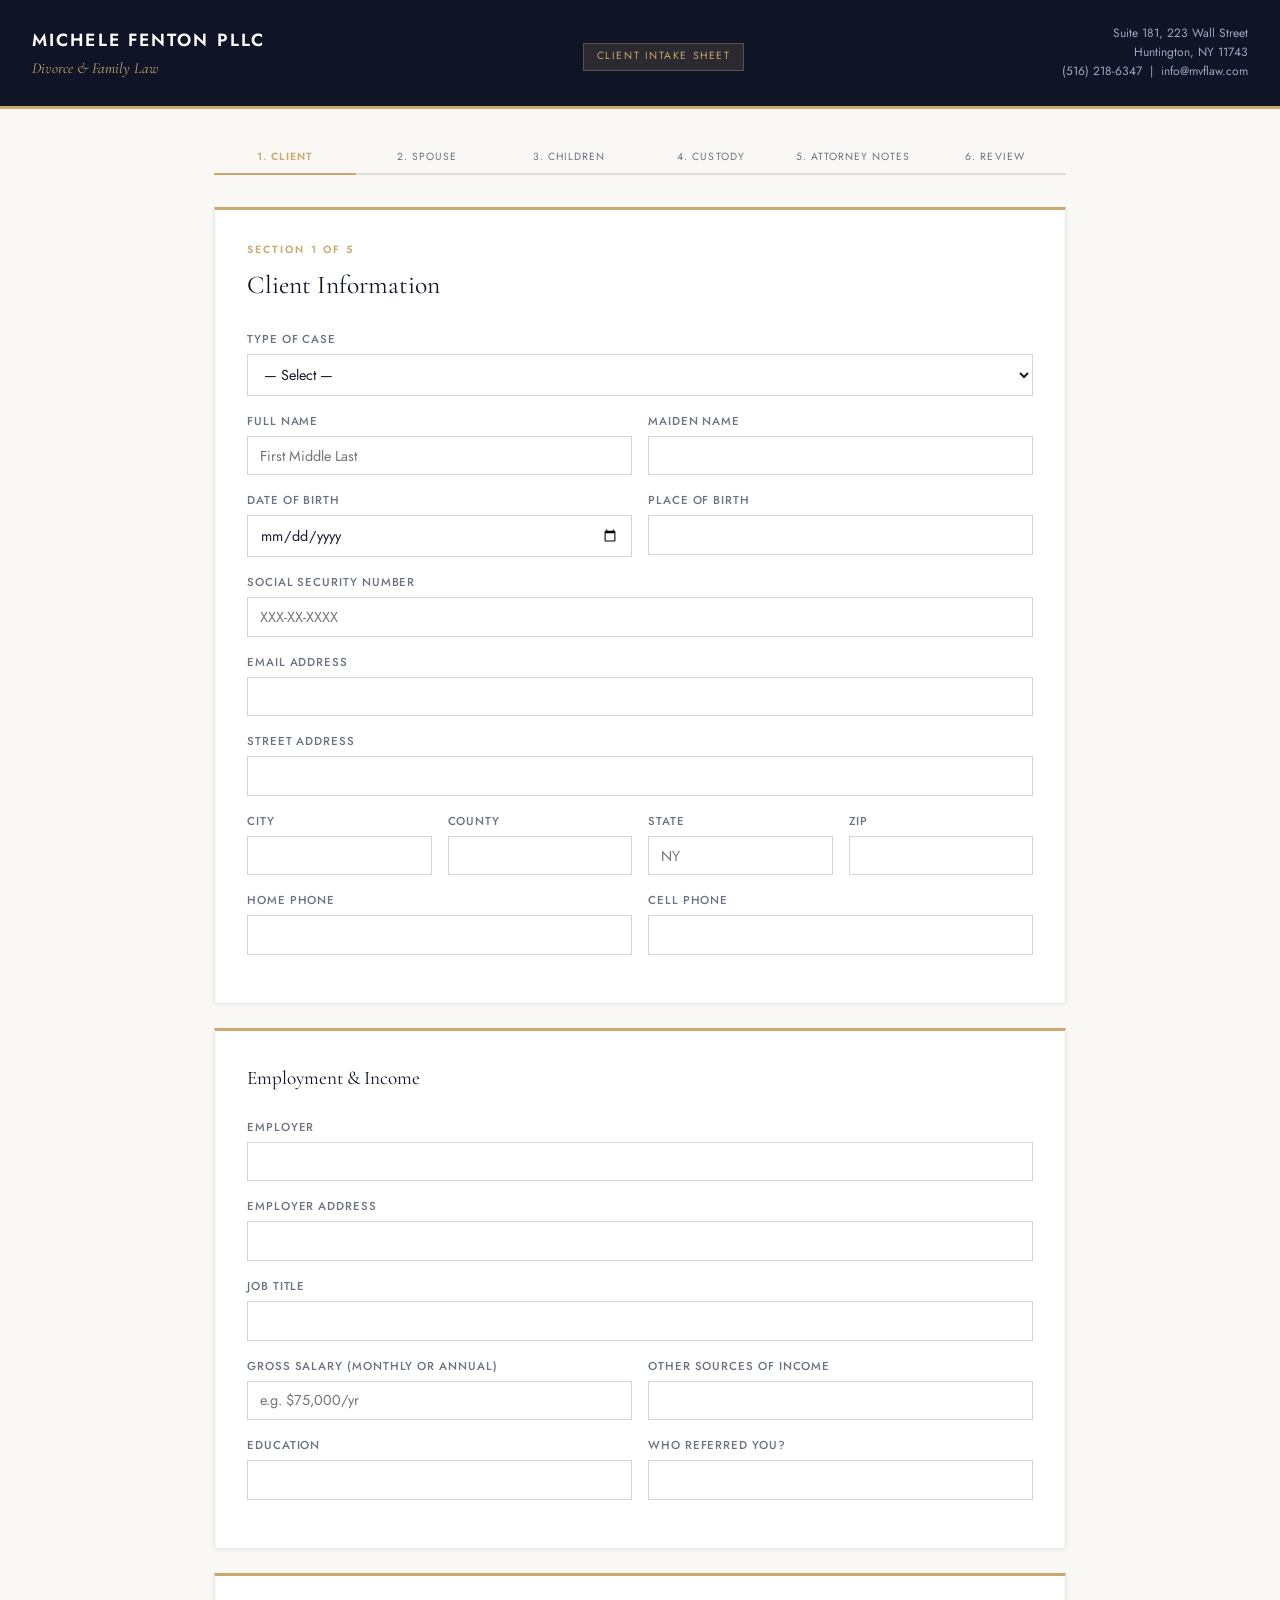
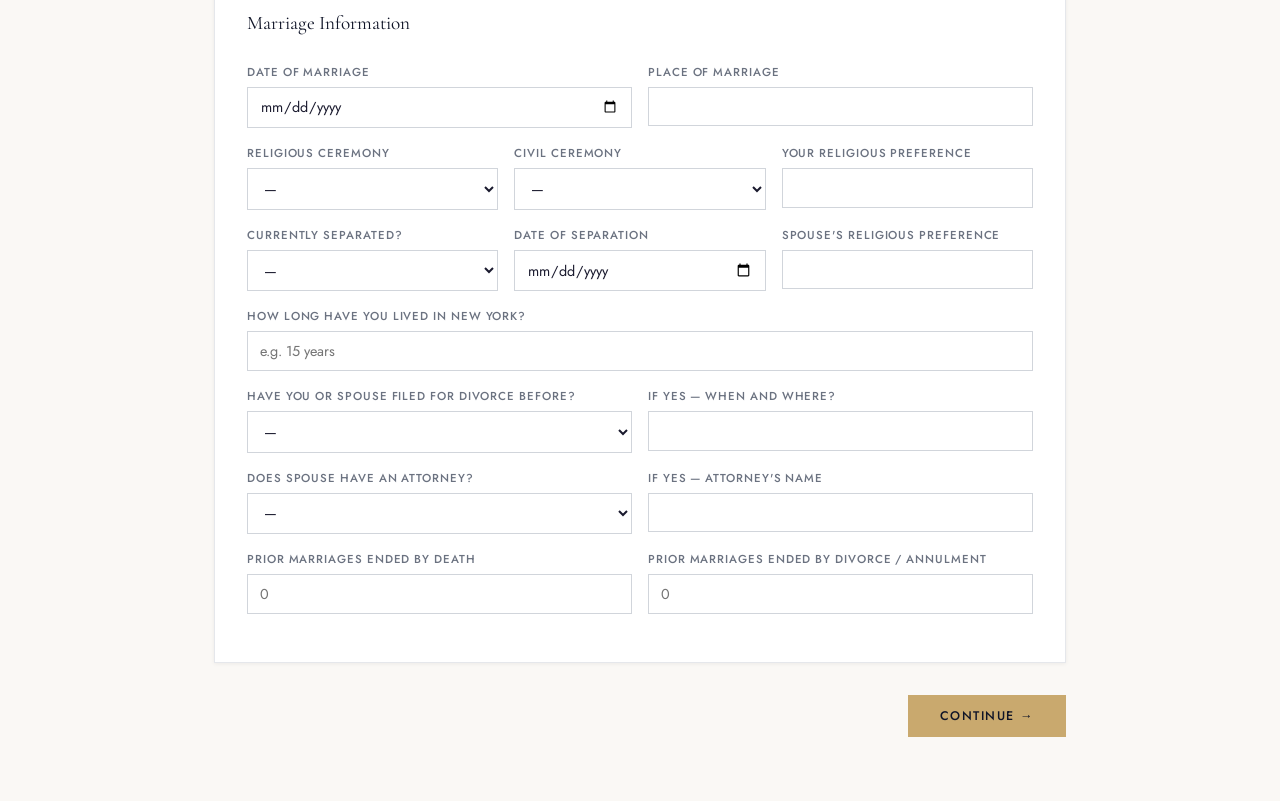
<file: intake.html>
<!DOCTYPE html>
<html lang="en">
<head>
<meta charset="UTF-8"/>
<meta name="viewport" content="width=device-width,initial-scale=1"/>
<title>Michele Fenton PLLC — Client Intake Sheet</title>
<link href="https://fonts.googleapis.com/css2?family=Cormorant+Garamond:ital,wght@0,400;0,600;1,400&family=Jost:wght@300;400;500;600&display=swap" rel="stylesheet"/>
<style>
*,*::before,*::after{box-sizing:border-box;margin:0;padding:0}
:root{
  --navy:#0f1427;--navy2:#161d35;--navy3:#1c2440;
  --gold:#c9a96e;--gold2:#b8934e;--gold-light:#e8d5b0;
  --border:#2a3356;--text:#1a1a2e;--muted:#6b7280;
  --cream:#faf8f5;--white:#fff;
}
body{font-family:'Jost',sans-serif;background:var(--cream);color:var(--text);font-size:14px;line-height:1.6}
@media print{
  body{background:white;font-size:11px}
  .no-print{display:none!important}
  .page-break{page-break-before:always}
  header{position:static}
  .form-card{box-shadow:none;border:1px solid #ddd}
}

/* ── HEADER ── */
header{background:var(--navy);border-bottom:3px solid var(--gold);padding:1.5rem 2rem;display:flex;align-items:center;justify-content:space-between;position:sticky;top:0;z-index:100}
.firm-name{color:var(--white);font-weight:600;font-size:1.1rem;letter-spacing:.12em;text-transform:uppercase}
.firm-tag{color:var(--gold);font-family:'Cormorant Garamond',serif;font-style:italic;font-size:.95rem;margin-top:2px}
.firm-contact{color:#9ea8c0;font-size:.75rem;text-align:right;line-height:1.6}
.doc-badge{background:rgba(201,169,110,.15);border:1px solid rgba(201,169,110,.3);color:var(--gold);font-size:.65rem;letter-spacing:.15em;text-transform:uppercase;padding:.3rem .8rem;margin-top:.5rem;display:inline-block}

/* ── MAIN ── */
main{max-width:900px;margin:0 auto;padding:2rem 1.5rem 4rem}

/* ── PROGRESS BAR ── */
.progress{display:flex;gap:0;margin-bottom:2rem;no-print:1}
.progress-step{flex:1;padding:.5rem .25rem;text-align:center;font-size:.65rem;letter-spacing:.1em;text-transform:uppercase;color:var(--muted);border-bottom:2px solid #ddd;cursor:pointer;transition:all .2s}
.progress-step.active{color:var(--gold);border-color:var(--gold);font-weight:600}
.progress-step.done{color:var(--navy2);border-color:var(--navy2)}

/* ── SECTION CARDS ── */
.form-section{display:none}
.form-section.active{display:block}
.form-card{background:var(--white);border:1px solid #e5e7eb;border-top:3px solid var(--gold);padding:2rem;margin-bottom:1.5rem;box-shadow:0 1px 4px rgba(0,0,0,.06)}
.section-label{font-size:.65rem;letter-spacing:.2em;text-transform:uppercase;color:var(--gold);font-weight:600;margin-bottom:.4rem}
.section-title{font-family:'Cormorant Garamond',serif;font-size:1.6rem;color:var(--navy);margin-bottom:1.5rem;font-weight:400}

/* ── FIELD GRID ── */
.field-grid{display:grid;gap:1rem;margin-bottom:1rem}
.field-grid.cols-1{grid-template-columns:1fr}
.field-grid.cols-2{grid-template-columns:1fr 1fr}
.field-grid.cols-3{grid-template-columns:1fr 1fr 1fr}
.field-grid.cols-4{grid-template-columns:1fr 1fr 1fr 1fr}
.field-grid.cols-2-1{grid-template-columns:2fr 1fr}
.field-grid.cols-1-2{grid-template-columns:1fr 2fr}
.field-grid.cols-3-1-1{grid-template-columns:3fr 1fr 1fr}
@media(max-width:600px){
  .field-grid.cols-2,.field-grid.cols-3,.field-grid.cols-4,
  .field-grid.cols-2-1,.field-grid.cols-1-2,.field-grid.cols-3-1-1{grid-template-columns:1fr}
}

.field{display:flex;flex-direction:column;gap:.35rem}
label{font-size:.72rem;font-weight:500;letter-spacing:.08em;text-transform:uppercase;color:var(--muted)}
input[type=text],input[type=email],input[type=tel],input[type=date],select,textarea{
  border:1px solid #d1d5db;padding:.55rem .75rem;font-family:'Jost',sans-serif;
  font-size:.9rem;color:var(--text);background:var(--white);outline:none;
  transition:border-color .2s,box-shadow .2s;width:100%;
}
input:focus,select:focus,textarea:focus{border-color:var(--gold);box-shadow:0 0 0 3px rgba(201,169,110,.12)}
textarea{resize:vertical;min-height:80px}
select{cursor:pointer}

.field-divider{grid-column:1/-1;height:1px;background:#f0ede8;margin:.25rem 0}

/* ── CHILD BLOCK ── */
.child-block{background:#fafafa;border:1px solid #e5e7eb;padding:1.25rem;margin-bottom:1rem}
.child-block-title{font-size:.72rem;letter-spacing:.1em;text-transform:uppercase;font-weight:600;color:var(--navy2);margin-bottom:1rem}

/* ── ATTORNEY NOTES ── */
.notes-block{background:var(--navy2);padding:1.5rem;margin-bottom:1rem}
.notes-block label{color:var(--gold-light)}
.notes-block textarea{background:var(--navy3);border-color:var(--border);color:#e8e4dc;min-height:100px}
.notes-block textarea:focus{border-color:var(--gold)}

/* ── BUTTONS ── */
.btn-row{display:flex;gap:1rem;justify-content:space-between;margin-top:2rem}
.btn{font-family:'Jost',sans-serif;font-size:.78rem;letter-spacing:.12em;text-transform:uppercase;font-weight:500;padding:.75rem 2rem;cursor:pointer;border:none;transition:all .2s}
.btn-primary{background:var(--gold);color:var(--navy)}
.btn-primary:hover{background:var(--gold2)}
.btn-secondary{background:transparent;border:1px solid var(--border);color:var(--muted)}
.btn-secondary:hover{border-color:var(--gold);color:var(--gold)}
.btn-print{background:var(--navy);color:var(--white)}
.btn-print:hover{background:var(--navy2)}

/* ── REVIEW PAGE ── */
.review-section{margin-bottom:2rem}
.review-section-title{font-size:.65rem;letter-spacing:.2em;text-transform:uppercase;font-weight:600;color:var(--gold);padding:.5rem 0;border-bottom:1px solid var(--border);margin-bottom:1rem}
.review-grid{display:grid;grid-template-columns:1fr 1fr;gap:.75rem}
.review-item{padding:.5rem 0;border-bottom:1px solid #f0ede8}
.review-item-label{font-size:.68rem;letter-spacing:.08em;text-transform:uppercase;color:var(--muted);margin-bottom:.15rem}
.review-item-value{font-size:.9rem;color:var(--text);font-weight:400}
.review-item-value:empty::after{content:"—";color:#ccc}

/* ── PRINT LAYOUT ── */
@media print{
  .field-grid.cols-2{grid-template-columns:1fr 1fr}
  input,select,textarea{border:none;border-bottom:1px solid #999;padding:.25rem 0;font-size:10px}
  .btn-row,.progress{display:none}
}
</style>
</head>
<body>

<header>
  <div>
    <div class="firm-name">Michele Fenton PLLC</div>
    <div class="firm-tag">Divorce &amp; Family Law</div>
  </div>
  <div style="text-align:center">
    <div class="doc-badge">Client Intake Sheet</div>
  </div>
  <div class="firm-contact">
    Suite 181, 223 Wall Street<br>Huntington, NY 11743<br>
    (516) 218-6347 &nbsp;|&nbsp; info@mvflaw.com
  </div>
</header>

<main>

  <!-- PROGRESS -->
  <div class="progress no-print" id="progress">
    <div class="progress-step active" onclick="goTo(0)">1. Client</div>
    <div class="progress-step" onclick="goTo(1)">2. Spouse</div>
    <div class="progress-step" onclick="goTo(2)">3. Children</div>
    <div class="progress-step" onclick="goTo(3)">4. Custody</div>
    <div class="progress-step" onclick="goTo(4)">5. Attorney Notes</div>
    <div class="progress-step" onclick="goTo(5)">6. Review</div>
  </div>

  <!-- ── PAGE 1: CLIENT INFORMATION ── -->
  <div class="form-section active" id="sec-0">
    <div class="form-card">
      <p class="section-label">Section 1 of 5</p>
      <h2 class="section-title">Client Information</h2>

      <div class="field-grid cols-1"><div class="field"><label>Type of Case</label><select id="case_type"><option value="">— Select —</option><option>Matrimonial / Divorce</option><option>Child Custody &amp; Parenting Time</option><option>Child Support</option><option>Spousal Maintenance / Alimony</option><option>Equitable Distribution</option><option>Order of Protection</option><option>Family Offense Proceeding</option><option>Paternity / Parentage</option><option>Post-Judgment Modification</option><option>Enforcement Proceeding</option><option>Prenuptial / Postnuptial Agreement</option><option>Mediation</option><option>Other</option></select></div></div>

      <div class="field-grid cols-2" style="margin-top:1rem">
        <div class="field"><label>Full Name</label><input type="text" id="c_fullname" placeholder="First Middle Last"/></div>
        <div class="field"><label>Maiden Name</label><input type="text" id="c_maiden"/></div>
      </div>
      <div class="field-grid cols-2">
        <div class="field"><label>Date of Birth</label><input type="date" id="c_dob"/></div>
        <div class="field"><label>Place of Birth</label><input type="text" id="c_pob"/></div>
      </div>
      <div class="field-grid cols-1">
        <div class="field"><label>Social Security Number</label><input type="text" id="c_ssn" placeholder="XXX-XX-XXXX" maxlength="11"/></div>
      </div>
      <div class="field-grid cols-1">
        <div class="field"><label>Email Address</label><input type="email" id="c_email"/></div>
      </div>
      <div class="field-grid cols-1">
        <div class="field"><label>Street Address</label><input type="text" id="c_address"/></div>
      </div>
      <div class="field-grid cols-4">
        <div class="field"><label>City</label><input type="text" id="c_city"/></div>
        <div class="field"><label>County</label><input type="text" id="c_county"/></div>
        <div class="field"><label>State</label><input type="text" id="c_state" maxlength="2" placeholder="NY"/></div>
        <div class="field"><label>Zip</label><input type="text" id="c_zip" maxlength="5"/></div>
      </div>
      <div class="field-grid cols-2">
        <div class="field"><label>Home Phone</label><input type="tel" id="c_homephone"/></div>
        <div class="field"><label>Cell Phone</label><input type="tel" id="c_cell"/></div>
      </div>
    </div>

    <div class="form-card">
      <h2 class="section-title" style="font-size:1.2rem">Employment &amp; Income</h2>
      <div class="field-grid cols-1">
        <div class="field"><label>Employer</label><input type="text" id="c_employer"/></div>
      </div>
      <div class="field-grid cols-1">
        <div class="field"><label>Employer Address</label><input type="text" id="c_emp_addr"/></div>
      </div>
      <div class="field-grid cols-1">
        <div class="field"><label>Job Title</label><input type="text" id="c_jobtitle"/></div>
      </div>
      <div class="field-grid cols-2">
        <div class="field"><label>Gross Salary (monthly or annual)</label><input type="text" id="c_salary" placeholder="e.g. $75,000/yr"/></div>
        <div class="field"><label>Other Sources of Income</label><input type="text" id="c_other_income"/></div>
      </div>
      <div class="field-grid cols-2">
        <div class="field"><label>Education</label><input type="text" id="c_education"/></div>
        <div class="field"><label>Who Referred You?</label><input type="text" id="c_referral"/></div>
      </div>
    </div>

    <div class="form-card">
      <h2 class="section-title" style="font-size:1.2rem">Marriage Information</h2>
      <div class="field-grid cols-2">
        <div class="field"><label>Date of Marriage</label><input type="date" id="m_date"/></div>
        <div class="field"><label>Place of Marriage</label><input type="text" id="m_place"/></div>
      </div>
      <div class="field-grid cols-3">
        <div class="field"><label>Religious Ceremony</label><select id="m_religious"><option value="">—</option><option>Yes</option><option>No</option></select></div>
        <div class="field"><label>Civil Ceremony</label><select id="m_civil"><option value="">—</option><option>Yes</option><option>No</option></select></div>
        <div class="field"><label>Your Religious Preference</label><input type="text" id="m_religion"/></div>
      </div>
      <div class="field-grid cols-3">
        <div class="field"><label>Currently Separated?</label><select id="m_separated"><option value="">—</option><option>Yes</option><option>No</option></select></div>
        <div class="field"><label>Date of Separation</label><input type="date" id="m_sep_date"/></div>
        <div class="field"><label>Spouse's Religious Preference</label><input type="text" id="m_sp_religion"/></div>
      </div>
      <div class="field-grid cols-1">
        <div class="field"><label>How Long Have You Lived in New York?</label><input type="text" id="m_ny_years" placeholder="e.g. 15 years"/></div>
      </div>
      <div class="field-grid cols-2">
        <div class="field"><label>Have You or Spouse Filed for Divorce Before?</label><select id="m_prior_divorce"><option value="">—</option><option>Yes</option><option>No</option></select></div>
        <div class="field"><label>If Yes — When and Where?</label><input type="text" id="m_prior_divorce_detail"/></div>
      </div>
      <div class="field-grid cols-2">
        <div class="field"><label>Does Spouse Have an Attorney?</label><select id="m_sp_atty"><option value="">—</option><option>Yes</option><option>No</option><option>Unknown</option></select></div>
        <div class="field"><label>If Yes — Attorney's Name</label><input type="text" id="m_sp_atty_name"/></div>
      </div>
      <div class="field-grid cols-2">
        <div class="field"><label>Prior Marriages Ended by Death</label><input type="text" id="c_prior_death" placeholder="0"/></div>
        <div class="field"><label>Prior Marriages Ended by Divorce / Annulment</label><input type="text" id="c_prior_divorce_ct" placeholder="0"/></div>
      </div>
    </div>
  </div>

  <!-- ── PAGE 2: SPOUSE ── -->
  <div class="form-section" id="sec-1">
    <div class="form-card">
      <p class="section-label">Section 2 of 5</p>
      <h2 class="section-title">Spouse's Information</h2>
      <div class="field-grid cols-2">
        <div class="field"><label>Spouse's Full Name</label><input type="text" id="s_fullname"/></div>
        <div class="field"><label>Maiden Name</label><input type="text" id="s_maiden"/></div>
      </div>
      <div class="field-grid cols-2">
        <div class="field"><label>Date of Birth</label><input type="date" id="s_dob"/></div>
        <div class="field"><label>Place of Birth</label><input type="text" id="s_pob"/></div>
      </div>
      <div class="field-grid cols-1">
        <div class="field"><label>Social Security Number</label><input type="text" id="s_ssn" placeholder="XXX-XX-XXXX" maxlength="11"/></div>
      </div>
      <div class="field-grid cols-1">
        <div class="field"><label>Street Address</label><input type="text" id="s_address"/></div>
      </div>
      <div class="field-grid cols-4">
        <div class="field"><label>City</label><input type="text" id="s_city"/></div>
        <div class="field"><label>County</label><input type="text" id="s_county"/></div>
        <div class="field"><label>State</label><input type="text" id="s_state" maxlength="2" placeholder="NY"/></div>
        <div class="field"><label>Zip</label><input type="text" id="s_zip" maxlength="5"/></div>
      </div>
      <div class="field-grid cols-2">
        <div class="field"><label>Home Phone</label><input type="tel" id="s_homephone"/></div>
        <div class="field"><label>Cell Phone</label><input type="tel" id="s_cell"/></div>
      </div>
      <div class="field-grid cols-1">
        <div class="field"><label>Email Address</label><input type="email" id="s_email"/></div>
      </div>
      <div class="field-grid cols-1">
        <div class="field"><label>Employer</label><input type="text" id="s_employer"/></div>
      </div>
      <div class="field-grid cols-1">
        <div class="field"><label>Employer Address</label><input type="text" id="s_emp_addr"/></div>
      </div>
      <div class="field-grid cols-2">
        <div class="field"><label>Job Title</label><input type="text" id="s_jobtitle"/></div>
        <div class="field"><label>Gross Salary (monthly or annual)</label><input type="text" id="s_salary"/></div>
      </div>
      <div class="field-grid cols-1">
        <div class="field"><label>Education</label><input type="text" id="s_education"/></div>
      </div>
      <div class="field-grid cols-2">
        <div class="field"><label>Prior Marriages Ended by Death</label><input type="text" id="s_prior_death" placeholder="0"/></div>
        <div class="field"><label>Prior Marriages Ended by Divorce / Annulment</label><input type="text" id="s_prior_divorce" placeholder="0"/></div>
      </div>
    </div>
  </div>

  <!-- ── PAGE 3: CHILDREN ── -->
  <div class="form-section" id="sec-2">
    <div class="form-card">
      <p class="section-label">Section 3 of 5</p>
      <h2 class="section-title">Children's Information</h2>
      <div id="children-container"></div>
      <button class="btn btn-secondary no-print" onclick="addChild()" style="margin-top:.5rem">+ Add Child</button>
    </div>
  </div>

  <!-- ── PAGE 4: CUSTODY & HEALTH INSURANCE ── -->
  <div class="form-section" id="sec-3">
    <div class="form-card">
      <p class="section-label">Section 4 of 5</p>
      <h2 class="section-title">Custody</h2>
      <div class="field-grid cols-1">
        <div class="field"><label>Who Will Have Custody?</label><input type="text" id="cust_who"/></div>
      </div>
      <div class="field-grid cols-1">
        <div class="field"><label>Where and With Whom Are the Children Living Now?</label><input type="text" id="cust_living"/></div>
      </div>
      <div class="field-grid cols-3">
        <div class="field"><label>Do You Pay / Receive Child Support?</label><select id="cust_support_self"><option value="">—</option><option>Pay</option><option>Receive</option><option>Neither</option></select></div>
        <div class="field"><label>Amount ($)</label><input type="text" id="cust_support_amt"/></div>
        <div class="field"><label>Per (week / month)</label><select id="cust_support_per"><option value="">—</option><option>Week</option><option>Month</option></select></div>
      </div>
      <div class="field-grid cols-3">
        <div class="field"><label>Does Spouse Pay / Receive Child Support?</label><select id="cust_sp_support"><option value="">—</option><option>Pay</option><option>Receive</option><option>Neither</option></select></div>
        <div class="field"><label>Amount ($)</label><input type="text" id="cust_sp_support_amt"/></div>
        <div class="field"><label>Per (week / month)</label><select id="cust_sp_support_per"><option value="">—</option><option>Week</option><option>Month</option></select></div>
      </div>
      <div class="field-grid cols-2">
        <div class="field"><label>Children from Previous Marriage / Partner?</label><select id="cust_prior_children"><option value="">—</option><option>Yes</option><option>No</option></select></div>
        <div class="field"><label>Who Has Custody of Those Children?</label><input type="text" id="cust_prior_custody"/></div>
      </div>
      <div class="field-grid cols-3">
        <div class="field"><label>Support for Prior Children?</label><select id="cust_prior_support"><option value="">—</option><option>Pay</option><option>Receive</option><option>Neither</option></select></div>
        <div class="field"><label>Amount ($)</label><input type="text" id="cust_prior_support_amt"/></div>
        <div class="field"><label>Per (week / month)</label><select id="cust_prior_support_per"><option value="">—</option><option>Week</option><option>Month</option></select></div>
      </div>
    </div>

    <div class="form-card">
      <h2 class="section-title" style="font-size:1.2rem">Health Insurance</h2>
      <div class="field-grid cols-2">
        <div class="field"><label>Policy Name</label><input type="text" id="hi_name"/></div>
        <div class="field"><label>Policy Number</label><input type="text" id="hi_number"/></div>
      </div>
      <div class="field-grid cols-2">
        <div class="field"><label>Coverage Through a Parent's Employment?</label><select id="hi_parent"><option value="">—</option><option>Yes</option><option>No</option></select></div>
        <div class="field"><label>If Yes — Which Parent?</label><input type="text" id="hi_which_parent"/></div>
      </div>
    </div>
  </div>

  <!-- ── PAGE 5: ATTORNEY NOTES ── -->
  <div class="form-section" id="sec-4">
    <div class="form-card" style="background:var(--navy2);border-top-color:var(--gold)">
      <p class="section-label" style="color:var(--gold-light)">Section 5 of 5 — Confidential</p>
      <h2 class="section-title" style="color:var(--white)">Attorney Notes</h2>
      <div class="notes-block">
        <div class="field"><label>Retainer Amount Requested</label><input type="text" id="n_retainer" style="background:var(--navy3);border:1px solid var(--border);color:#e8e4dc;padding:.55rem .75rem;width:100%;font-family:'Jost',sans-serif;font-size:.9rem;outline:none"/></div>
      </div>
      <div class="notes-block">
        <div class="field"><label>Type of Legal Work Needed</label><textarea id="n_worktype"></textarea></div>
      </div>
      <div class="notes-block">
        <div class="field"><label>Special Facts</label><textarea id="n_facts" style="min-height:120px"></textarea></div>
      </div>
      <div class="notes-block">
        <div class="field"><label>Plan of Action</label><textarea id="n_plan" style="min-height:120px"></textarea></div>
      </div>
    </div>
  </div>

  <!-- ── PAGE 6: REVIEW ── -->
  <div class="form-section" id="sec-5">
    <div class="form-card">
      <p class="section-label">Review &amp; Print</p>
      <h2 class="section-title">Complete Intake Summary</h2>
      <div id="review-content"></div>
    </div>
  </div>

  <!-- NAV BUTTONS -->
  <div class="btn-row no-print" id="nav-btns">
    <button class="btn btn-secondary" id="btn-back" onclick="nav(-1)" style="display:none">← Back</button>
    <div style="display:flex;gap:.75rem;margin-left:auto">
      <button class="btn btn-primary" id="btn-next" onclick="nav(1)">Continue →</button>
      <button class="btn btn-print" id="btn-print" onclick="window.print()" style="display:none">Print / Save PDF</button>
      <button class="btn btn-primary" id="btn-submit" onclick="submitIntake()" style="display:none;background:var(--navy);border:1px solid var(--gold);color:var(--gold)">Send to Firm →</button>
    </div>
  </div>

</main>

<script>
let currentSection = 0;
const totalSections = 6;
let childCount = 0;

// ── CHILDREN ──────────────────────────────────────────────────────────────
function addChild() {
  childCount++;
  const n = childCount;
  const container = document.getElementById('children-container');
  const div = document.createElement('div');
  div.className = 'child-block';
  div.id = `child-block-${n}`;
  div.innerHTML = `
    <div class="child-block-title">Child ${n}
      <button onclick="removeChild(${n})" style="float:right;background:none;border:none;cursor:pointer;color:#999;font-size:.8rem">✕ Remove</button>
    </div>
    <div class="field-grid cols-3-1-1" style="margin-bottom:.75rem">
      <div class="field"><label>Full Name</label><input type="text" id="ch_name_${n}"/></div>
      <div class="field"><label>Sex (M/F)</label><select id="ch_sex_${n}"><option value="">—</option><option>M</option><option>F</option></select></div>
      <div class="field"><label>Date of Birth</label><input type="date" id="ch_dob_${n}"/></div>
    </div>
    <div class="field-grid cols-2">
      <div class="field"><label>Social Security Number</label><input type="text" id="ch_ssn_${n}" placeholder="XXX-XX-XXXX" maxlength="11"/></div>
      <div class="field"><label>Age</label><input type="text" id="ch_age_${n}" placeholder="Auto-calculates on print"/></div>
    </div>`;
  container.appendChild(div);

  // Auto-calc age on DOB change
  document.getElementById(`ch_dob_${n}`).addEventListener('change', function() {
    const dob = new Date(this.value);
    const today = new Date();
    let age = today.getFullYear() - dob.getFullYear();
    const m = today.getMonth() - dob.getMonth();
    if (m < 0 || (m === 0 && today.getDate() < dob.getDate())) age--;
    document.getElementById(`ch_age_${n}`).value = isNaN(age) ? '' : age;
  });
}

function removeChild(n) {
  const el = document.getElementById(`child-block-${n}`);
  if (el) el.remove();
}

// Initialize with 3 children
addChild(); addChild(); addChild();

// ── NAVIGATION ────────────────────────────────────────────────────────────
function goTo(index) {
  document.getElementById(`sec-${currentSection}`).classList.remove('active');
  document.querySelectorAll('.progress-step')[currentSection].classList.remove('active');
  document.querySelectorAll('.progress-step')[currentSection].classList.add('done');

  currentSection = index;
  document.getElementById(`sec-${currentSection}`).classList.add('active');
  document.querySelectorAll('.progress-step').forEach((s, i) => {
    s.classList.toggle('active', i === currentSection);
  });

  document.getElementById('btn-back').style.display = currentSection > 0 ? 'block' : 'none';
  document.getElementById('btn-next').style.display = currentSection < totalSections - 1 ? 'block' : 'none';
  document.getElementById('btn-print').style.display = currentSection === totalSections - 1 ? 'block' : 'none';
    document.getElementById('btn-submit').style.display = currentSection === totalSections - 1 ? 'block' : 'none';

  if (currentSection === totalSections - 1) buildReview();
  window.scrollTo(0, 0);
}

function nav(dir) {
  const next = currentSection + dir;
  if (next >= 0 && next < totalSections) goTo(next);
}

// ── REVIEW BUILD ─────────────────────────────────────────────────────────
function val(id) {
  const el = document.getElementById(id);
  return el ? (el.value || '') : '';
}

function buildReview() {
  const today = new Date().toLocaleDateString('en-US', { year: 'numeric', month: 'long', day: 'numeric' });

  // Gather children
  let childrenHTML = '';
  for (let i = 1; i <= childCount; i++) {
    const block = document.getElementById(`child-block-${i}`);
    if (!block) continue;
    const name = val(`ch_name_${i}`);
    if (!name) continue;
    childrenHTML += `<div class="review-item"><div class="review-item-label">Child ${i}</div><div class="review-item-value">${name} &nbsp;|&nbsp; ${val(`ch_sex_${i}`)} &nbsp;|&nbsp; DOB: ${val(`ch_dob_${i}`)} &nbsp;|&nbsp; Age: ${val(`ch_age_${i}`)}</div></div>
    <div class="review-item"><div class="review-item-label">Child ${i} SSN</div><div class="review-item-value">${val(`ch_ssn_${i}`)}</div></div>`;
  }

  document.getElementById('review-content').innerHTML = `
    <p style="color:var(--muted);font-size:.8rem;margin-bottom:1.5rem">Prepared: ${today}</p>

    <div class="review-section">
      <div class="review-section-title">Type of Case</div>
      <div class="review-grid">
        <div class="review-item"><div class="review-item-label">Case Type</div><div class="review-item-value">${val('case_type')}</div></div>
      </div>
    </div>

    <div class="review-section">
      <div class="review-section-title">Client Information</div>
      <div class="review-grid">
        <div class="review-item"><div class="review-item-label">Full Name</div><div class="review-item-value">${val('c_fullname')}</div></div>
        <div class="review-item"><div class="review-item-label">Maiden Name</div><div class="review-item-value">${val('c_maiden')}</div></div>
        <div class="review-item"><div class="review-item-label">Date of Birth</div><div class="review-item-value">${val('c_dob')}</div></div>
        <div class="review-item"><div class="review-item-label">Place of Birth</div><div class="review-item-value">${val('c_pob')}</div></div>
        <div class="review-item"><div class="review-item-label">SSN</div><div class="review-item-value">${val('c_ssn')}</div></div>
        <div class="review-item"><div class="review-item-label">Email</div><div class="review-item-value">${val('c_email')}</div></div>
        <div class="review-item" style="grid-column:1/-1"><div class="review-item-label">Address</div><div class="review-item-value">${val('c_address')}, ${val('c_city')}, ${val('c_county')} County, ${val('c_state')} ${val('c_zip')}</div></div>
        <div class="review-item"><div class="review-item-label">Home Phone</div><div class="review-item-value">${val('c_homephone')}</div></div>
        <div class="review-item"><div class="review-item-label">Cell Phone</div><div class="review-item-value">${val('c_cell')}</div></div>
        <div class="review-item"><div class="review-item-label">Employer</div><div class="review-item-value">${val('c_employer')}</div></div>
        <div class="review-item"><div class="review-item-label">Job Title</div><div class="review-item-value">${val('c_jobtitle')}</div></div>
        <div class="review-item"><div class="review-item-label">Gross Salary</div><div class="review-item-value">${val('c_salary')}</div></div>
        <div class="review-item"><div class="review-item-label">Other Income</div><div class="review-item-value">${val('c_other_income')}</div></div>
        <div class="review-item"><div class="review-item-label">Education</div><div class="review-item-value">${val('c_education')}</div></div>
        <div class="review-item"><div class="review-item-label">Referred By</div><div class="review-item-value">${val('c_referral')}</div></div>
      </div>
    </div>

    <div class="review-section">
      <div class="review-section-title">Marriage Information</div>
      <div class="review-grid">
        <div class="review-item"><div class="review-item-label">Date of Marriage</div><div class="review-item-value">${val('m_date')}</div></div>
        <div class="review-item"><div class="review-item-label">Place of Marriage</div><div class="review-item-value">${val('m_place')}</div></div>
        <div class="review-item"><div class="review-item-label">Currently Separated?</div><div class="review-item-value">${val('m_separated')} ${val('m_sep_date') ? '— ' + val('m_sep_date') : ''}</div></div>
        <div class="review-item"><div class="review-item-label">Spouse Has Attorney?</div><div class="review-item-value">${val('m_sp_atty')} ${val('m_sp_atty_name') ? '— ' + val('m_sp_atty_name') : ''}</div></div>
        <div class="review-item"><div class="review-item-label">Filed for Divorce Before?</div><div class="review-item-value">${val('m_prior_divorce')} ${val('m_prior_divorce_detail') ? '— ' + val('m_prior_divorce_detail') : ''}</div></div>
        <div class="review-item"><div class="review-item-label">NY Residency</div><div class="review-item-value">${val('m_ny_years')}</div></div>
      </div>
    </div>

    <div class="review-section">
      <div class="review-section-title">Spouse's Information</div>
      <div class="review-grid">
        <div class="review-item"><div class="review-item-label">Full Name</div><div class="review-item-value">${val('s_fullname')}</div></div>
        <div class="review-item"><div class="review-item-label">Date of Birth</div><div class="review-item-value">${val('s_dob')}</div></div>
        <div class="review-item"><div class="review-item-label">SSN</div><div class="review-item-value">${val('s_ssn')}</div></div>
        <div class="review-item"><div class="review-item-label">Email</div><div class="review-item-value">${val('s_email')}</div></div>
        <div class="review-item" style="grid-column:1/-1"><div class="review-item-label">Address</div><div class="review-item-value">${val('s_address')}, ${val('s_city')}, ${val('s_county')} County, ${val('s_state')} ${val('s_zip')}</div></div>
        <div class="review-item"><div class="review-item-label">Employer</div><div class="review-item-value">${val('s_employer')}</div></div>
        <div class="review-item"><div class="review-item-label">Gross Salary</div><div class="review-item-value">${val('s_salary')}</div></div>
      </div>
    </div>

    <div class="review-section">
      <div class="review-section-title">Children</div>
      <div class="review-grid">${childrenHTML || '<div class="review-item" style="grid-column:1/-1"><div class="review-item-value">No children entered</div></div>'}</div>
    </div>

    <div class="review-section">
      <div class="review-section-title">Custody</div>
      <div class="review-grid">
        <div class="review-item"><div class="review-item-label">Who Has Custody?</div><div class="review-item-value">${val('cust_who')}</div></div>
        <div class="review-item" style="grid-column:1/-1"><div class="review-item-label">Children Currently Living With</div><div class="review-item-value">${val('cust_living')}</div></div>
        <div class="review-item"><div class="review-item-label">Client Child Support</div><div class="review-item-value">${val('cust_support_self')} $${val('cust_support_amt')} / ${val('cust_support_per')}</div></div>
        <div class="review-item"><div class="review-item-label">Spouse Child Support</div><div class="review-item-value">${val('cust_sp_support')} $${val('cust_sp_support_amt')} / ${val('cust_sp_support_per')}</div></div>
      </div>
    </div>

    <div class="review-section">
      <div class="review-section-title">Health Insurance</div>
      <div class="review-grid">
        <div class="review-item"><div class="review-item-label">Policy Name</div><div class="review-item-value">${val('hi_name')}</div></div>
        <div class="review-item"><div class="review-item-label">Policy Number</div><div class="review-item-value">${val('hi_number')}</div></div>
        <div class="review-item"><div class="review-item-label">Through Parent Employment?</div><div class="review-item-value">${val('hi_parent')} ${val('hi_which_parent') ? '— ' + val('hi_which_parent') : ''}</div></div>
      </div>
    </div>

    <div class="review-section" style="background:var(--navy2);padding:1.25rem;border-left:3px solid var(--gold)">
      <div class="review-section-title" style="color:var(--gold-light)">Attorney Notes (Confidential)</div>
      <div style="color:#9ea8c0;font-size:.85rem;line-height:1.8">
        <p><strong style="color:var(--gold-light)">Retainer:</strong> ${val('n_retainer')}</p>
        <p style="margin-top:.5rem"><strong style="color:var(--gold-light)">Legal Work:</strong> ${val('n_worktype')}</p>
        <p style="margin-top:.5rem"><strong style="color:var(--gold-light)">Special Facts:</strong> ${val('n_facts')}</p>
        <p style="margin-top:.5rem"><strong style="color:var(--gold-light)">Plan of Action:</strong> ${val('n_plan')}</p>
      </div>
    </div>`;
}

// SSN formatting
['c_ssn','s_ssn'].forEach(id => {
  document.getElementById(id).addEventListener('input', function() {
    let v = this.value.replace(/\D/g,'');
    if (v.length > 3) v = v.slice(0,3)+'-'+v.slice(3);
    if (v.length > 6) v = v.slice(0,6)+'-'+v.slice(6,10);
    this.value = v;
  });
});

// ── APPS SCRIPT URL — paste your deployed web app URL here ──
const APPS_SCRIPT_URL = 'https://script.google.com/macros/s/AKfycbxTp6fJbtmmSqz9rqORBA2IANbsEcKcwgVgoLQnvDLpx-b3qu6zQI7R3q08dlY7Rk-gEw/exec';

// ── SUBMIT TO GOOGLE DRIVE ────────────────────────────────────────────────
async function submitIntake() {
  const btn = document.getElementById('btn-submit');
  btn.textContent = 'Submitting…';
  btn.disabled = true;

  // Gather all children
  const children = [];
  for (let i = 1; i <= childCount; i++) {
    const block = document.getElementById(`child-block-${i}`);
    if (!block) continue;
    const name = val(`ch_name_${i}`);
    if (!name) continue;
    children.push({
      name, sex: val(`ch_sex_${i}`),
      dob: val(`ch_dob_${i}`), age: val(`ch_age_${i}`),
      ssn: val(`ch_ssn_${i}`)
    });
  }

  const payload = {
    form_type: 'intake',
    // Case
    case_type: val('case_type'),
    // Client
    c_fullname: val('c_fullname'), c_maiden: val('c_maiden'),
    c_dob: val('c_dob'), c_pob: val('c_pob'), c_ssn: val('c_ssn'),
    c_email: val('c_email'), c_address: val('c_address'),
    c_city: val('c_city'), c_county: val('c_county'),
    c_state: val('c_state'), c_zip: val('c_zip'),
    c_homephone: val('c_homephone'), c_cell: val('c_cell'),
    c_employer: val('c_employer'), c_emp_addr: val('c_emp_addr'),
    c_jobtitle: val('c_jobtitle'), c_salary: val('c_salary'),
    c_other_income: val('c_other_income'), c_education: val('c_education'),
    c_referral: val('c_referral'),
    c_prior_death: val('c_prior_death'), c_prior_divorce_ct: val('c_prior_divorce_ct'),
    // Marriage
    m_date: val('m_date'), m_place: val('m_place'),
    m_religious: val('m_religious'), m_civil: val('m_civil'),
    m_religion: val('m_religion'), m_sp_religion: val('m_sp_religion'),
    m_separated: val('m_separated'), m_sep_date: val('m_sep_date'),
    m_ny_years: val('m_ny_years'), m_prior_divorce: val('m_prior_divorce'),
    m_prior_divorce_detail: val('m_prior_divorce_detail'),
    m_sp_atty: val('m_sp_atty'), m_sp_atty_name: val('m_sp_atty_name'),
    // Spouse
    s_fullname: val('s_fullname'), s_maiden: val('s_maiden'),
    s_dob: val('s_dob'), s_pob: val('s_pob'), s_ssn: val('s_ssn'),
    s_email: val('s_email'), s_address: val('s_address'),
    s_city: val('s_city'), s_county: val('s_county'),
    s_state: val('s_state'), s_zip: val('s_zip'),
    s_homephone: val('s_homephone'), s_cell: val('s_cell'),
    s_employer: val('s_employer'), s_emp_addr: val('s_emp_addr'),
    s_jobtitle: val('s_jobtitle'), s_salary: val('s_salary'),
    s_education: val('s_education'),
    s_prior_death: val('s_prior_death'), s_prior_divorce: val('s_prior_divorce'),
    // Children
    children,
    // Custody
    cust_who: val('cust_who'), cust_living: val('cust_living'),
    cust_support_self: val('cust_support_self'), cust_support_amt: val('cust_support_amt'),
    cust_support_per: val('cust_support_per'), cust_sp_support: val('cust_sp_support'),
    cust_sp_support_amt: val('cust_sp_support_amt'), cust_sp_support_per: val('cust_sp_support_per'),
    cust_prior_children: val('cust_prior_children'), cust_prior_custody: val('cust_prior_custody'),
    cust_prior_support: val('cust_prior_support'), cust_prior_support_amt: val('cust_prior_support_amt'),
    cust_prior_support_per: val('cust_prior_support_per'),
    // Health Insurance
    hi_name: val('hi_name'), hi_number: val('hi_number'),
    hi_parent: val('hi_parent'), hi_which_parent: val('hi_which_parent'),
    // Attorney Notes
    n_retainer: val('n_retainer'), n_worktype: val('n_worktype'),
    n_facts: val('n_facts'), n_plan: val('n_plan'),
  };

  try {
    const resp = await fetch(APPS_SCRIPT_URL, {
      method: 'POST',
      body: JSON.stringify(payload)
    });
    const result = await resp.json();
    if (result.status === 'ok') {
      showConfirmation();
    } else {
      throw new Error(result.message || 'Submission failed');
    }
  } catch(err) {
    btn.textContent = 'Submit to Office';
    btn.disabled = false;
    alert('Submission error: ' + err.message + '\n\nPlease try again or contact the office directly.');
  }
}

function showConfirmation() {
  document.getElementById('sec-5').innerHTML = `
    <div class="form-card" style="text-align:center;padding:3rem">
      <div style="font-size:3rem;margin-bottom:1rem">✓</div>
      <p class="section-label">Submitted Successfully</p>
      <h2 class="section-title">Thank You!</h2>
      <p style="color:var(--muted);max-width:480px;margin:.75rem auto 1.5rem;font-size:.95rem;line-height:1.7">
        Your intake form has been received by Michele Fenton PLLC.
        A member of our team will be in touch within one business day.
      </p>
      <p style="color:var(--muted);font-size:.82rem;margin-bottom:2rem">
        Questions? Call us at <strong>(516) 218-6347</strong> or email <strong>info@mvflaw.com</strong>
      </p>
      <button class="btn btn-print" onclick="window.print()">Print / Save a Copy</button>
    </div>`;
  document.getElementById('nav-btns').style.display = 'none';
}
</script>
</body>
</html>
</file>
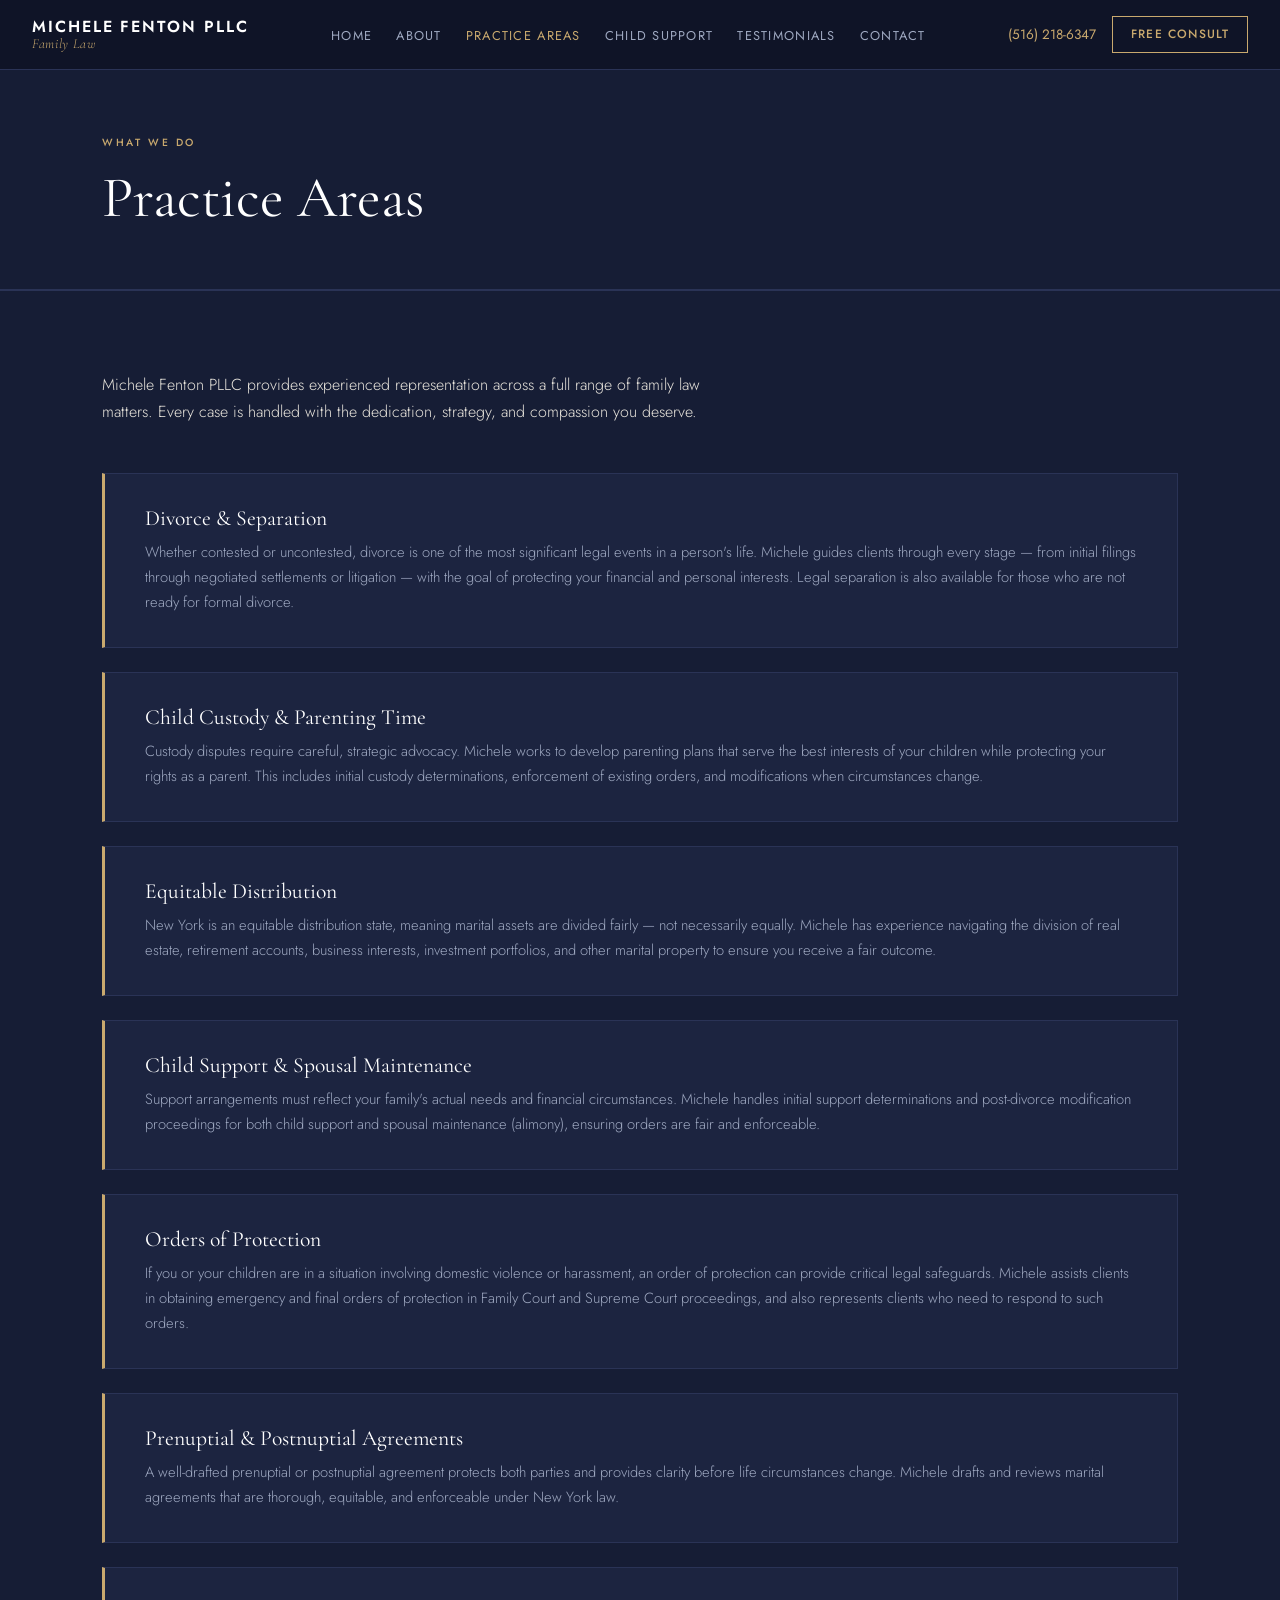
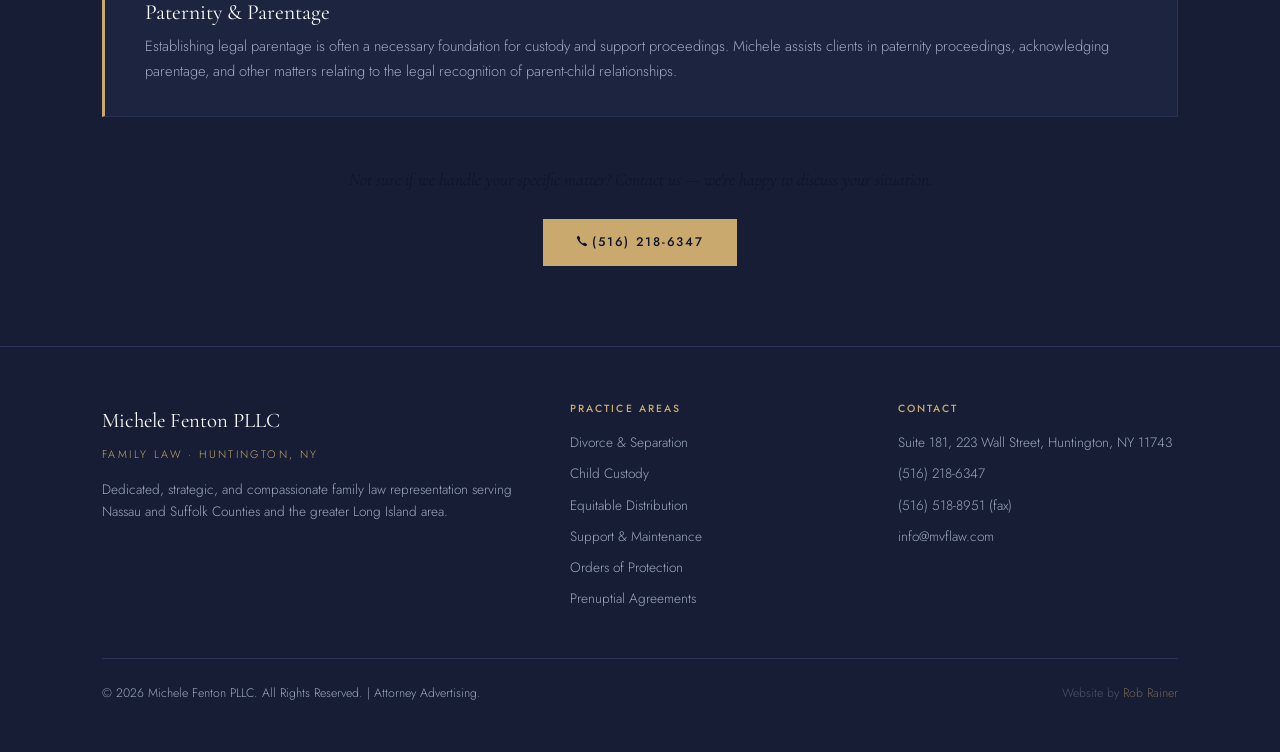
<file: services.html>
<!DOCTYPE html>
<html lang="en">
<head>
  <meta charset="UTF-8">
  <meta name="viewport" content="width=device-width, initial-scale=1.0">
  <title>Practice Areas – Michele Fenton PLLC | Family Law</title>
  <meta name="description" content="Michele Fenton PLLC handles divorce, child custody, equitable distribution, support, orders of protection, and prenuptial agreements in Nassau &amp; Suffolk Counties, NY.">
  <link rel="stylesheet" href="css/styles.css?v=4">
</head>
<body>

<nav>
  <a href="index.html" class="nav-brand">
    <span class="firm">Michele Fenton PLLC</span>
    <span class="tagline">Family Law</span>
  </a>
  <ul class="nav-links">
      <li><a href="index.html">Home</a></li>
      <li><a href="about.html">About</a></li>
      <li><a href="services.html" class="active">Practice Areas</a></li>
      <li><a href="child-support.html">Child Support</a></li>
      <li><a href="testimonials.html">Testimonials</a></li>
      <li><a href="contact.html">Contact</a></li>
  </ul>
  <div style="display:flex;align-items:center;gap:1rem">
    <span class="nav-phone"><a href="tel:5162186347">(516) 218-6347</a></span>
    <a href="contact.html" class="nav-cta">Free Consult</a>
  </div>
</nav>

<div class="page-hero">
  <div class="wrap">
    <p class="section-label">What We Do</p>
    <h1>Practice Areas</h1>
  </div>
</div>

<section class="services-list">
  <div class="wrap">
    <p style="max-width:640px; margin-bottom:3rem;">Michele Fenton PLLC provides experienced representation across a full range of family law matters. Every case is handled with the dedication, strategy, and compassion you deserve.</p>

    <div class="service-item">
      <h3>Divorce &amp; Separation</h3>
      <p>Whether contested or uncontested, divorce is one of the most significant legal events in a person's life. Michele guides clients through every stage — from initial filings through negotiated settlements or litigation — with the goal of protecting your financial and personal interests. Legal separation is also available for those who are not ready for formal divorce.</p>
    </div>

    <div class="service-item">
      <h3>Child Custody &amp; Parenting Time</h3>
      <p>Custody disputes require careful, strategic advocacy. Michele works to develop parenting plans that serve the best interests of your children while protecting your rights as a parent. This includes initial custody determinations, enforcement of existing orders, and modifications when circumstances change.</p>
    </div>

    <div class="service-item">
      <h3>Equitable Distribution</h3>
      <p>New York is an equitable distribution state, meaning marital assets are divided fairly — not necessarily equally. Michele has experience navigating the division of real estate, retirement accounts, business interests, investment portfolios, and other marital property to ensure you receive a fair outcome.</p>
    </div>

    <div class="service-item">
      <h3>Child Support &amp; Spousal Maintenance</h3>
      <p>Support arrangements must reflect your family's actual needs and financial circumstances. Michele handles initial support determinations and post-divorce modification proceedings for both child support and spousal maintenance (alimony), ensuring orders are fair and enforceable.</p>
    </div>

    <div class="service-item">
      <h3>Orders of Protection</h3>
      <p>If you or your children are in a situation involving domestic violence or harassment, an order of protection can provide critical legal safeguards. Michele assists clients in obtaining emergency and final orders of protection in Family Court and Supreme Court proceedings, and also represents clients who need to respond to such orders.</p>
    </div>

    <div class="service-item">
      <h3>Prenuptial &amp; Postnuptial Agreements</h3>
      <p>A well-drafted prenuptial or postnuptial agreement protects both parties and provides clarity before life circumstances change. Michele drafts and reviews marital agreements that are thorough, equitable, and enforceable under New York law.</p>
    </div>

    <div class="service-item">
      <h3>Paternity &amp; Parentage</h3>
      <p>Establishing legal parentage is often a necessary foundation for custody and support proceedings. Michele assists clients in paternity proceedings, acknowledging parentage, and other matters relating to the legal recognition of parent-child relationships.</p>
    </div>

    <div style="margin-top:3rem; text-align:center;">
      <p style="font-family:'Cormorant Garamond',serif; font-size:1.1rem; font-style:italic; color:var(--navy); margin-bottom:1.5rem;">Not sure if we handle your specific matter? Contact us — we're happy to discuss your situation.</p>
      <a href="contact.html" class="button primary"><svg xmlns="http://www.w3.org/2000/svg" width="12" height="12" fill="currentColor" viewBox="0 0 16 16" style="vertical-align:-1px;margin-right:4px"><path d="M3.654 1.328a.678.678 0 0 0-1.015-.063L1.605 2.3c-.483.484-.661 1.169-.45 1.77a17.6 17.6 0 0 0 4.168 6.608 17.6 17.6 0 0 0 6.608 4.168c.601.211 1.286.033 1.77-.45l1.034-1.034a.678.678 0 0 0-.063-1.015l-2.307-1.794a.68.68 0 0 0-.58-.122l-2.19.547a1.745 1.745 0 0 1-1.657-.459L5.482 8.062a1.745 1.745 0 0 1-.46-1.657l.548-2.19a.68.68 0 0 0-.122-.58z"/></svg>(516) 218-6347</a>
    </div>
  </div>
</section>


<!-- FUTURE SERVICES -->
<section class="future-section">
  <p class="future-label">Growing With Our Clients</p>
  <h2>What's Coming to Michele Fenton PLLC</h2>
  <p>As our firm grows, so does our commitment to the communities we serve. We are developing new programs to support families beyond the courtroom.</p>
  <div class="future-grid">
    <div class="future-card">
      <div class="future-icon"><svg viewBox="0 0 24 24" fill="none" stroke="currentColor" stroke-width="1.5"><path d="M17 21v-2a4 4 0 0 0-4-4H5a4 4 0 0 0-4 4v2"/><circle cx="9" cy="7" r="4"/><path d="M23 21v-2a4 4 0 0 0-3-3.87"/><path d="M16 3.13a4 4 0 0 1 0 7.75"/></svg></div>
      <h4>Support Groups</h4>
      <p>Facilitated peer support for individuals navigating divorce and co-parenting — a space to share, heal, and move forward.</p>
      <button class="interest-btn" onclick="expressInterest('Support Groups')">Express Interest</button>
    </div>
    <div class="future-card">
      <div class="future-icon"><svg viewBox="0 0 24 24" fill="none" stroke="currentColor" stroke-width="1.5"><rect x="2" y="7" width="20" height="14" rx="2"/><path d="M16 21V5a2 2 0 0 0-2-2h-4a2 2 0 0 0-2 2v16"/></svg></div>
      <h4>Law Internships</h4>
      <p>Opportunities for pre-law and law students to gain hands-on experience in family law under Michele's direct mentorship.</p>
      <button class="interest-btn" onclick="expressInterest('Internship Program')">Express Interest</button>
    </div>
    <div class="future-card">
      <div class="future-icon"><svg viewBox="0 0 24 24" fill="none" stroke="currentColor" stroke-width="1.5"><circle cx="12" cy="8" r="4"/><path d="M20 21a8 8 0 1 0-16 0"/></svg></div>
      <h4>Mentoring Program</h4>
      <p>Connecting young women in Nassau and Suffolk Counties with legal professionals to explore careers in law and advocacy.</p>
      <button class="interest-btn" onclick="expressInterest('Mentoring Program')">Express Interest</button>
    </div>
    <div class="future-card">
      <div class="future-icon"><svg viewBox="0 0 24 24" fill="none" stroke="currentColor" stroke-width="1.5"><path d="M22 10v6M2 10l10-5 10 5-10 5z"/><path d="M6 12v5c3 3 9 3 12 0v-5"/></svg></div>
      <h4>Community Workshops</h4>
      <p>Free public seminars on family law rights, child support, and navigating the court system for Long Island residents.</p>
      <button class="interest-btn" onclick="expressInterest('Community Workshops')">Express Interest</button>
    </div>
    <div class="future-card">
      <div class="future-icon"><svg viewBox="0 0 24 24" fill="none" stroke="currentColor" stroke-width="1.5"><path d="M12 22s8-4 8-10V5l-8-3-8 3v7c0 6 8 10 8 10z"/></svg></div>
      <h4>Pro Bono Clinic</h4>
      <p>Limited pro bono consultations for qualifying low-income families facing urgent family law matters on Long Island.</p>
      <button class="interest-btn" onclick="expressInterest('Pro Bono Clinic')">Express Interest</button>
    </div>
    <div class="future-card">
      <div class="future-icon"><svg viewBox="0 0 24 24" fill="none" stroke="currentColor" stroke-width="1.5"><path d="M2 3h6a4 4 0 0 1 4 4v14a3 3 0 0 0-3-3H2z"/><path d="M22 3h-6a4 4 0 0 0-4 4v14a3 3 0 0 1 3-3h7z"/></svg></div>
      <h4>Legal Resource Library</h4>
      <p>A curated online library of guides, templates, and explainers for families navigating New York family law matters.</p>
      <button class="interest-btn" onclick="expressInterest('Legal Resource Library')">Express Interest</button>
    </div>
  </div>
</section>
<script>
function expressInterest(program){
  window.location.href="contact.html?interest="+encodeURIComponent(program);
}
</script>

<footer class="site-footer">
  <div class="wrap">
    <div class="footer-grid">
      <div>
        <p class="footer-brand">Michele Fenton PLLC</p>
        <p class="footer-tagline">Family Law · Huntington, NY</p>
        <p class="footer-desc">Dedicated, strategic, and compassionate family law representation serving Nassau and Suffolk Counties and the greater Long Island area.</p>
      </div>
      <div class="footer-col">
        <h4>Practice Areas</h4>
        <ul>
          <li><a href="services.html">Divorce &amp; Separation</a></li>
          <li><a href="services.html">Child Custody</a></li>
          <li><a href="services.html">Equitable Distribution</a></li>
          <li><a href="services.html">Support &amp; Maintenance</a></li>
          <li><a href="services.html">Orders of Protection</a></li>
          <li><a href="services.html">Prenuptial Agreements</a></li>
        </ul>
      </div>
      <div class="footer-col">
        <h4>Contact</h4>
        <ul>
          <li>Suite 181, 223 Wall Street, Huntington, NY 11743</li>
          <li><a href="tel:5162186347">(516) 218-6347</a></li>
          <li>(516) 518-8951 (fax)</li>
          <li><a href="mailto:info@mvflaw.com">info@mvflaw.com</a></li>
        </ul>
      </div>
    </div>
    <div class="footer-bottom">
      <p>© 2026 Michele Fenton PLLC. All Rights Reserved. | Attorney Advertising.</p>
      <p class="developer">Website by <a href="https://rainer1370.com">Rob Rainer</a></p>
    </div>
  </div>
</footer>

<script src="js/main.js"></script>
</body>
</html>
</file>
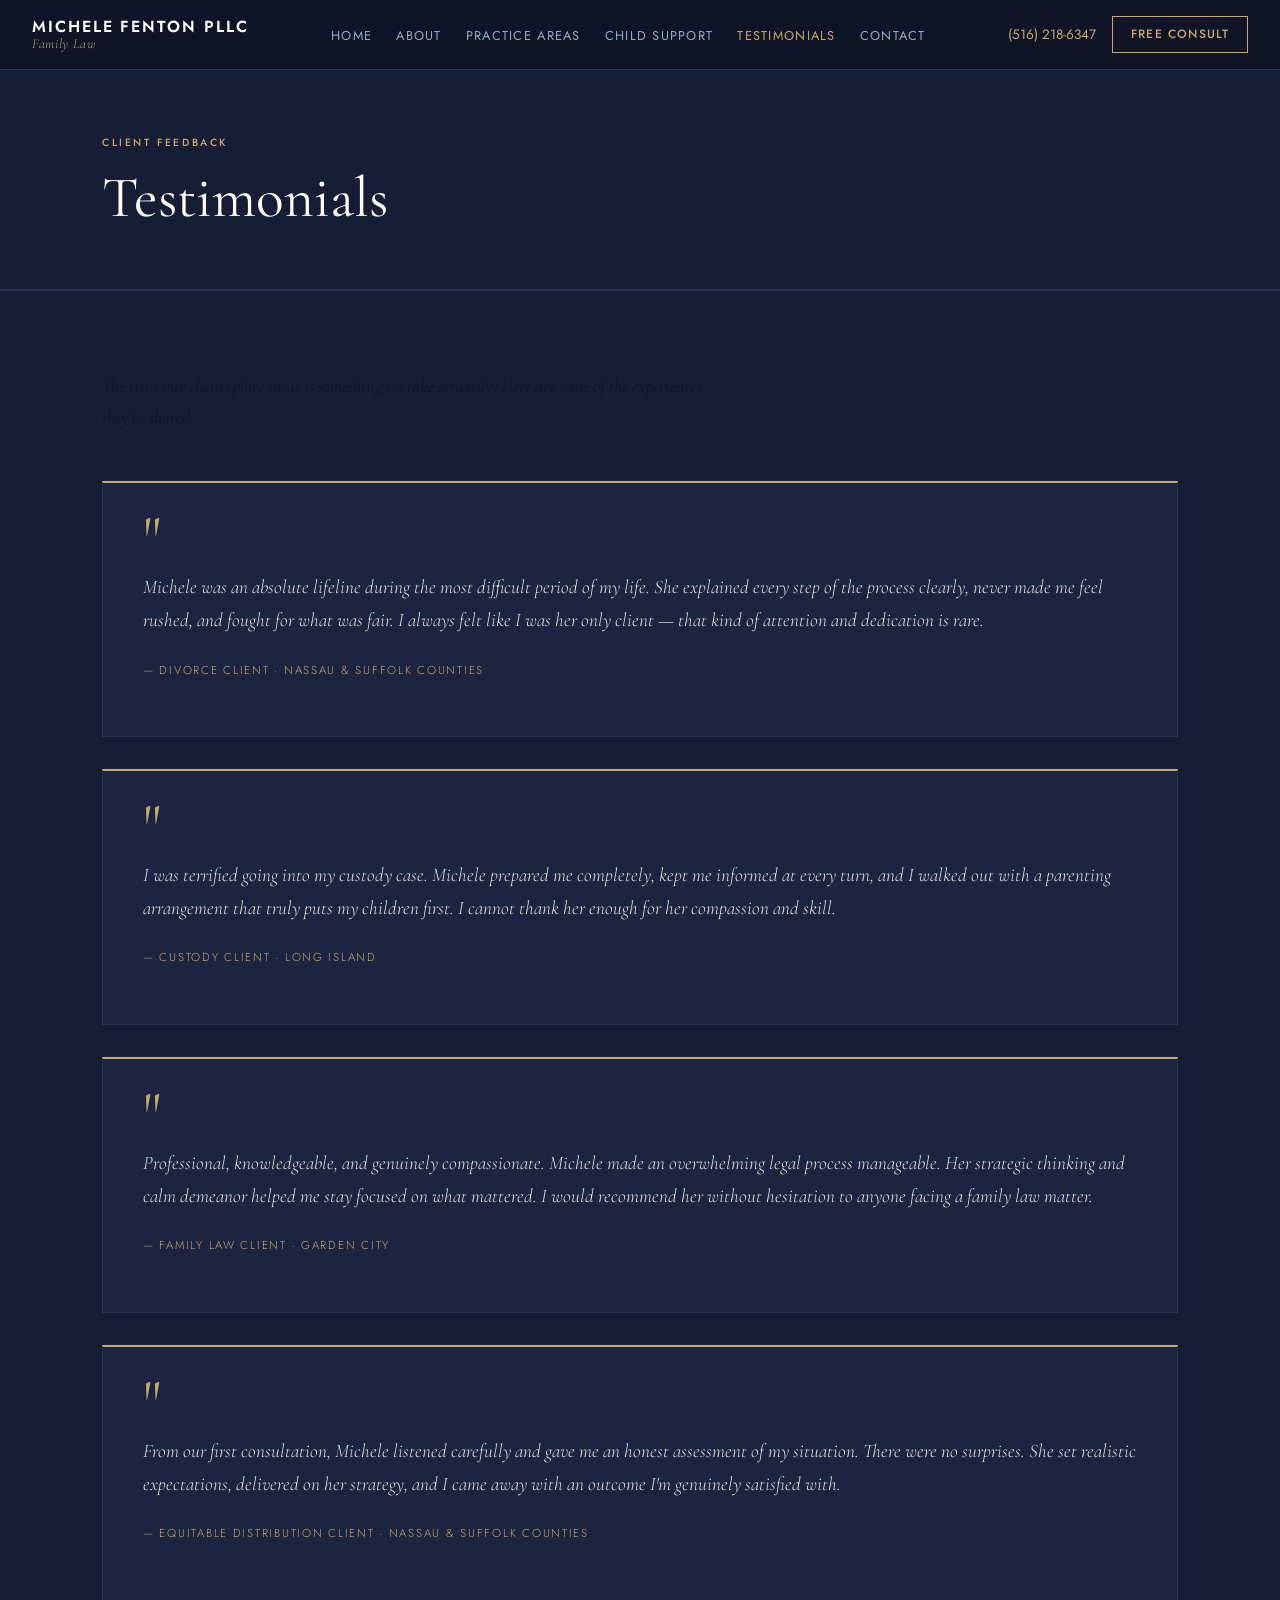
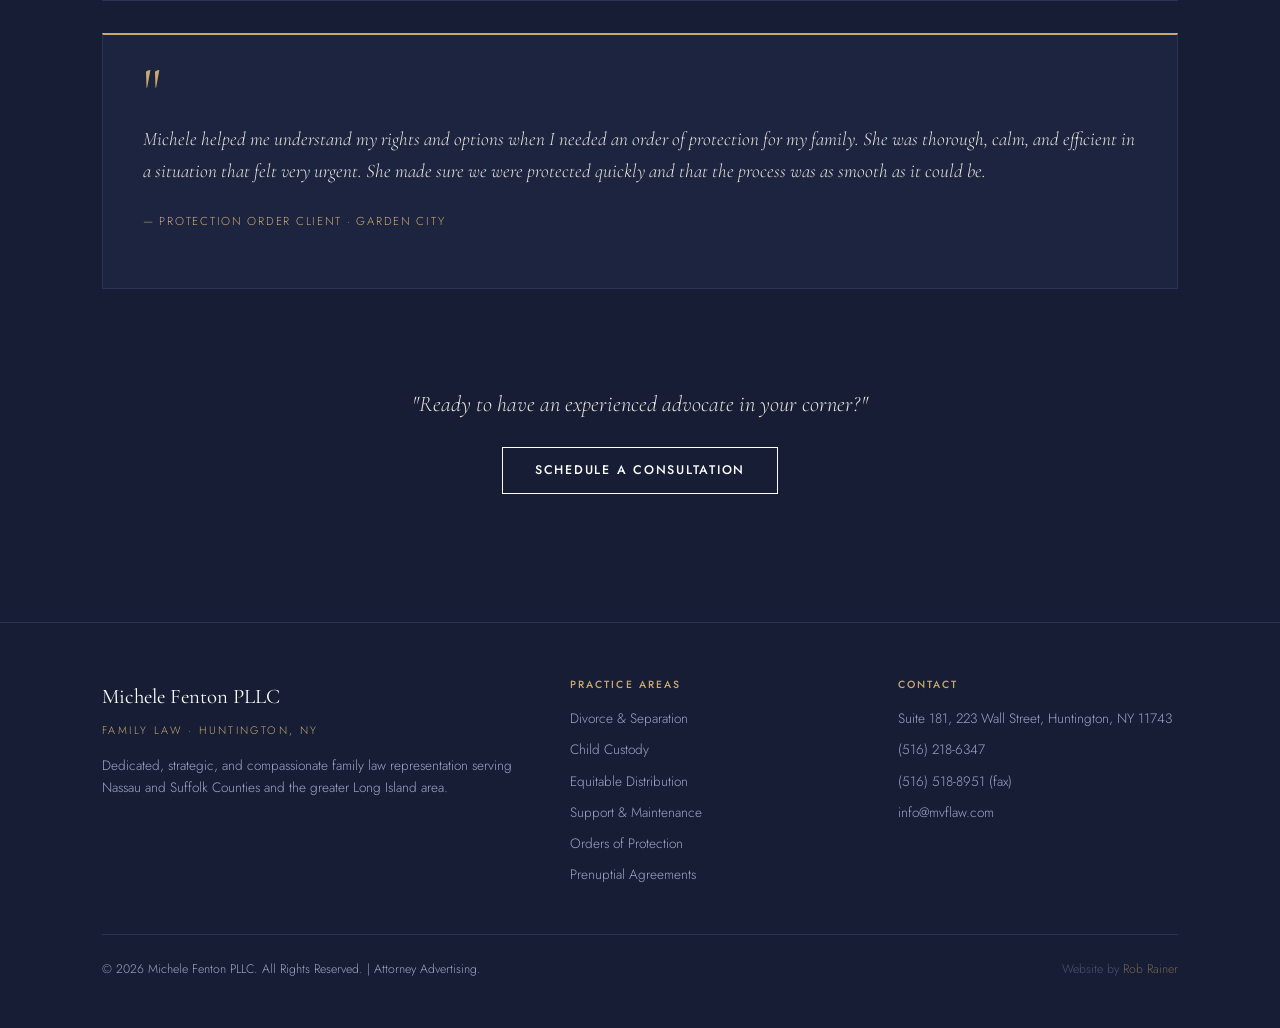
<file: testimonials.html>
<!DOCTYPE html>
<html lang="en">
<head>
  <meta charset="UTF-8">
  <meta name="viewport" content="width=device-width, initial-scale=1.0">
  <title>Client Testimonials – Michele Fenton PLLC</title>
  <meta name="description" content="Read what clients say about Michele Fenton PLLC's family law representation in Garden City and Nassau &amp; Suffolk Counties, NY.">
  <link rel="stylesheet" href="css/styles.css?v=4">
</head>
<body>

<nav>
  <a href="index.html" class="nav-brand">
    <span class="firm">Michele Fenton PLLC</span>
    <span class="tagline">Family Law</span>
  </a>
  <ul class="nav-links">
      <li><a href="index.html">Home</a></li>
      <li><a href="about.html">About</a></li>
      <li><a href="services.html">Practice Areas</a></li>
      <li><a href="child-support.html">Child Support</a></li>
      <li><a href="testimonials.html" class="active">Testimonials</a></li>
      <li><a href="contact.html">Contact</a></li>
  </ul>
  <div style="display:flex;align-items:center;gap:1rem">
    <span class="nav-phone"><a href="tel:5162186347">(516) 218-6347</a></span>
    <a href="contact.html" class="nav-cta">Free Consult</a>
  </div>
</nav>

<div class="page-hero">
  <div class="wrap">
    <p class="section-label">Client Feedback</p>
    <h1>Testimonials</h1>
  </div>
</div>

<section class="testimonials-page">
  <div class="wrap">
    <p style="max-width:600px; margin-bottom:3rem; font-family:'Cormorant Garamond',serif; font-size:1.15rem; font-style:italic; color:var(--navy);">
      The trust our clients place in us is something we take seriously. Here are some of the experiences they've shared.
    </p>

    <div class="testimonial-full">
      <span class="quote-mark">"</span>
      <p class="quote-text">Michele was an absolute lifeline during the most difficult period of my life. She explained every step of the process clearly, never made me feel rushed, and fought for what was fair. I always felt like I was her only client — that kind of attention and dedication is rare.</p>
      <p class="attribution">— Divorce Client · Nassau &amp; Suffolk Counties</p>
    </div>

    <div class="testimonial-full">
      <span class="quote-mark">"</span>
      <p class="quote-text">I was terrified going into my custody case. Michele prepared me completely, kept me informed at every turn, and I walked out with a parenting arrangement that truly puts my children first. I cannot thank her enough for her compassion and skill.</p>
      <p class="attribution">— Custody Client · Long Island</p>
    </div>

    <div class="testimonial-full">
      <span class="quote-mark">"</span>
      <p class="quote-text">Professional, knowledgeable, and genuinely compassionate. Michele made an overwhelming legal process manageable. Her strategic thinking and calm demeanor helped me stay focused on what mattered. I would recommend her without hesitation to anyone facing a family law matter.</p>
      <p class="attribution">— Family Law Client · Garden City</p>
    </div>

    <div class="testimonial-full">
      <span class="quote-mark">"</span>
      <p class="quote-text">From our first consultation, Michele listened carefully and gave me an honest assessment of my situation. There were no surprises. She set realistic expectations, delivered on her strategy, and I came away with an outcome I'm genuinely satisfied with.</p>
      <p class="attribution">— Equitable Distribution Client · Nassau &amp; Suffolk Counties</p>
    </div>

    <div class="testimonial-full">
      <span class="quote-mark">"</span>
      <p class="quote-text">Michele helped me understand my rights and options when I needed an order of protection for my family. She was thorough, calm, and efficient in a situation that felt very urgent. She made sure we were protected quickly and that the process was as smooth as it could be.</p>
      <p class="attribution">— Protection Order Client · Garden City</p>
    </div>

    <div style="background:var(--dark2); border:2px solid var(--rosegold); padding:3rem; text-align:center; margin-top:3rem;">
      <p style="font-family:'Cormorant Garamond',serif; font-size:1.4rem; font-style:italic; color:var(--rosegold); margin-bottom:1.5rem;">"Ready to have an experienced advocate in your corner?"</p>
      <a href="contact.html" class="button white">Schedule a Consultation</a>
    </div>
  </div>
</section>


<!-- FUTURE SERVICES -->
<section class="future-section">
  <p class="future-label">Growing With Our Clients</p>
  <h2>What's Coming to Michele Fenton PLLC</h2>
  <p>As our firm grows, so does our commitment to the communities we serve. We are developing new programs to support families beyond the courtroom.</p>
  <div class="future-grid">
    <div class="future-card">
      <div class="future-icon"><svg viewBox="0 0 24 24" fill="none" stroke="currentColor" stroke-width="1.5"><path d="M17 21v-2a4 4 0 0 0-4-4H5a4 4 0 0 0-4 4v2"/><circle cx="9" cy="7" r="4"/><path d="M23 21v-2a4 4 0 0 0-3-3.87"/><path d="M16 3.13a4 4 0 0 1 0 7.75"/></svg></div>
      <h4>Support Groups</h4>
      <p>Facilitated peer support for individuals navigating divorce and co-parenting — a space to share, heal, and move forward.</p>
      <button class="interest-btn" onclick="expressInterest('Support Groups')">Express Interest</button>
    </div>
    <div class="future-card">
      <div class="future-icon"><svg viewBox="0 0 24 24" fill="none" stroke="currentColor" stroke-width="1.5"><rect x="2" y="7" width="20" height="14" rx="2"/><path d="M16 21V5a2 2 0 0 0-2-2h-4a2 2 0 0 0-2 2v16"/></svg></div>
      <h4>Law Internships</h4>
      <p>Opportunities for pre-law and law students to gain hands-on experience in family law under Michele's direct mentorship.</p>
      <button class="interest-btn" onclick="expressInterest('Internship Program')">Express Interest</button>
    </div>
    <div class="future-card">
      <div class="future-icon"><svg viewBox="0 0 24 24" fill="none" stroke="currentColor" stroke-width="1.5"><circle cx="12" cy="8" r="4"/><path d="M20 21a8 8 0 1 0-16 0"/></svg></div>
      <h4>Mentoring Program</h4>
      <p>Connecting young women in Nassau and Suffolk Counties with legal professionals to explore careers in law and advocacy.</p>
      <button class="interest-btn" onclick="expressInterest('Mentoring Program')">Express Interest</button>
    </div>
    <div class="future-card">
      <div class="future-icon"><svg viewBox="0 0 24 24" fill="none" stroke="currentColor" stroke-width="1.5"><path d="M22 10v6M2 10l10-5 10 5-10 5z"/><path d="M6 12v5c3 3 9 3 12 0v-5"/></svg></div>
      <h4>Community Workshops</h4>
      <p>Free public seminars on family law rights, child support, and navigating the court system for Long Island residents.</p>
      <button class="interest-btn" onclick="expressInterest('Community Workshops')">Express Interest</button>
    </div>
    <div class="future-card">
      <div class="future-icon"><svg viewBox="0 0 24 24" fill="none" stroke="currentColor" stroke-width="1.5"><path d="M12 22s8-4 8-10V5l-8-3-8 3v7c0 6 8 10 8 10z"/></svg></div>
      <h4>Pro Bono Clinic</h4>
      <p>Limited pro bono consultations for qualifying low-income families facing urgent family law matters on Long Island.</p>
      <button class="interest-btn" onclick="expressInterest('Pro Bono Clinic')">Express Interest</button>
    </div>
    <div class="future-card">
      <div class="future-icon"><svg viewBox="0 0 24 24" fill="none" stroke="currentColor" stroke-width="1.5"><path d="M2 3h6a4 4 0 0 1 4 4v14a3 3 0 0 0-3-3H2z"/><path d="M22 3h-6a4 4 0 0 0-4 4v14a3 3 0 0 1 3-3h7z"/></svg></div>
      <h4>Legal Resource Library</h4>
      <p>A curated online library of guides, templates, and explainers for families navigating New York family law matters.</p>
      <button class="interest-btn" onclick="expressInterest('Legal Resource Library')">Express Interest</button>
    </div>
  </div>
</section>
<script>
function expressInterest(program){
  window.location.href="contact.html?interest="+encodeURIComponent(program);
}
</script>

<footer class="site-footer">
  <div class="wrap">
    <div class="footer-grid">
      <div>
        <p class="footer-brand">Michele Fenton PLLC</p>
        <p class="footer-tagline">Family Law · Huntington, NY</p>
        <p class="footer-desc">Dedicated, strategic, and compassionate family law representation serving Nassau and Suffolk Counties and the greater Long Island area.</p>
      </div>
      <div class="footer-col">
        <h4>Practice Areas</h4>
        <ul>
          <li><a href="services.html">Divorce &amp; Separation</a></li>
          <li><a href="services.html">Child Custody</a></li>
          <li><a href="services.html">Equitable Distribution</a></li>
          <li><a href="services.html">Support &amp; Maintenance</a></li>
          <li><a href="services.html">Orders of Protection</a></li>
          <li><a href="services.html">Prenuptial Agreements</a></li>
        </ul>
      </div>
      <div class="footer-col">
        <h4>Contact</h4>
        <ul>
          <li>Suite 181, 223 Wall Street, Huntington, NY 11743</li>
          <li><a href="tel:5162186347">(516) 218-6347</a></li>
          <li>(516) 518-8951 (fax)</li>
          <li><a href="mailto:info@mvflaw.com">info@mvflaw.com</a></li>
        </ul>
      </div>
    </div>
    <div class="footer-bottom">
      <p>© 2026 Michele Fenton PLLC. All Rights Reserved. | Attorney Advertising.</p>
      <p class="developer">Website by <a href="https://rainer1370.com">Rob Rainer</a></p>
    </div>
  </div>
</footer>

<script src="js/main.js"></script>
</body>
</html>
</file>
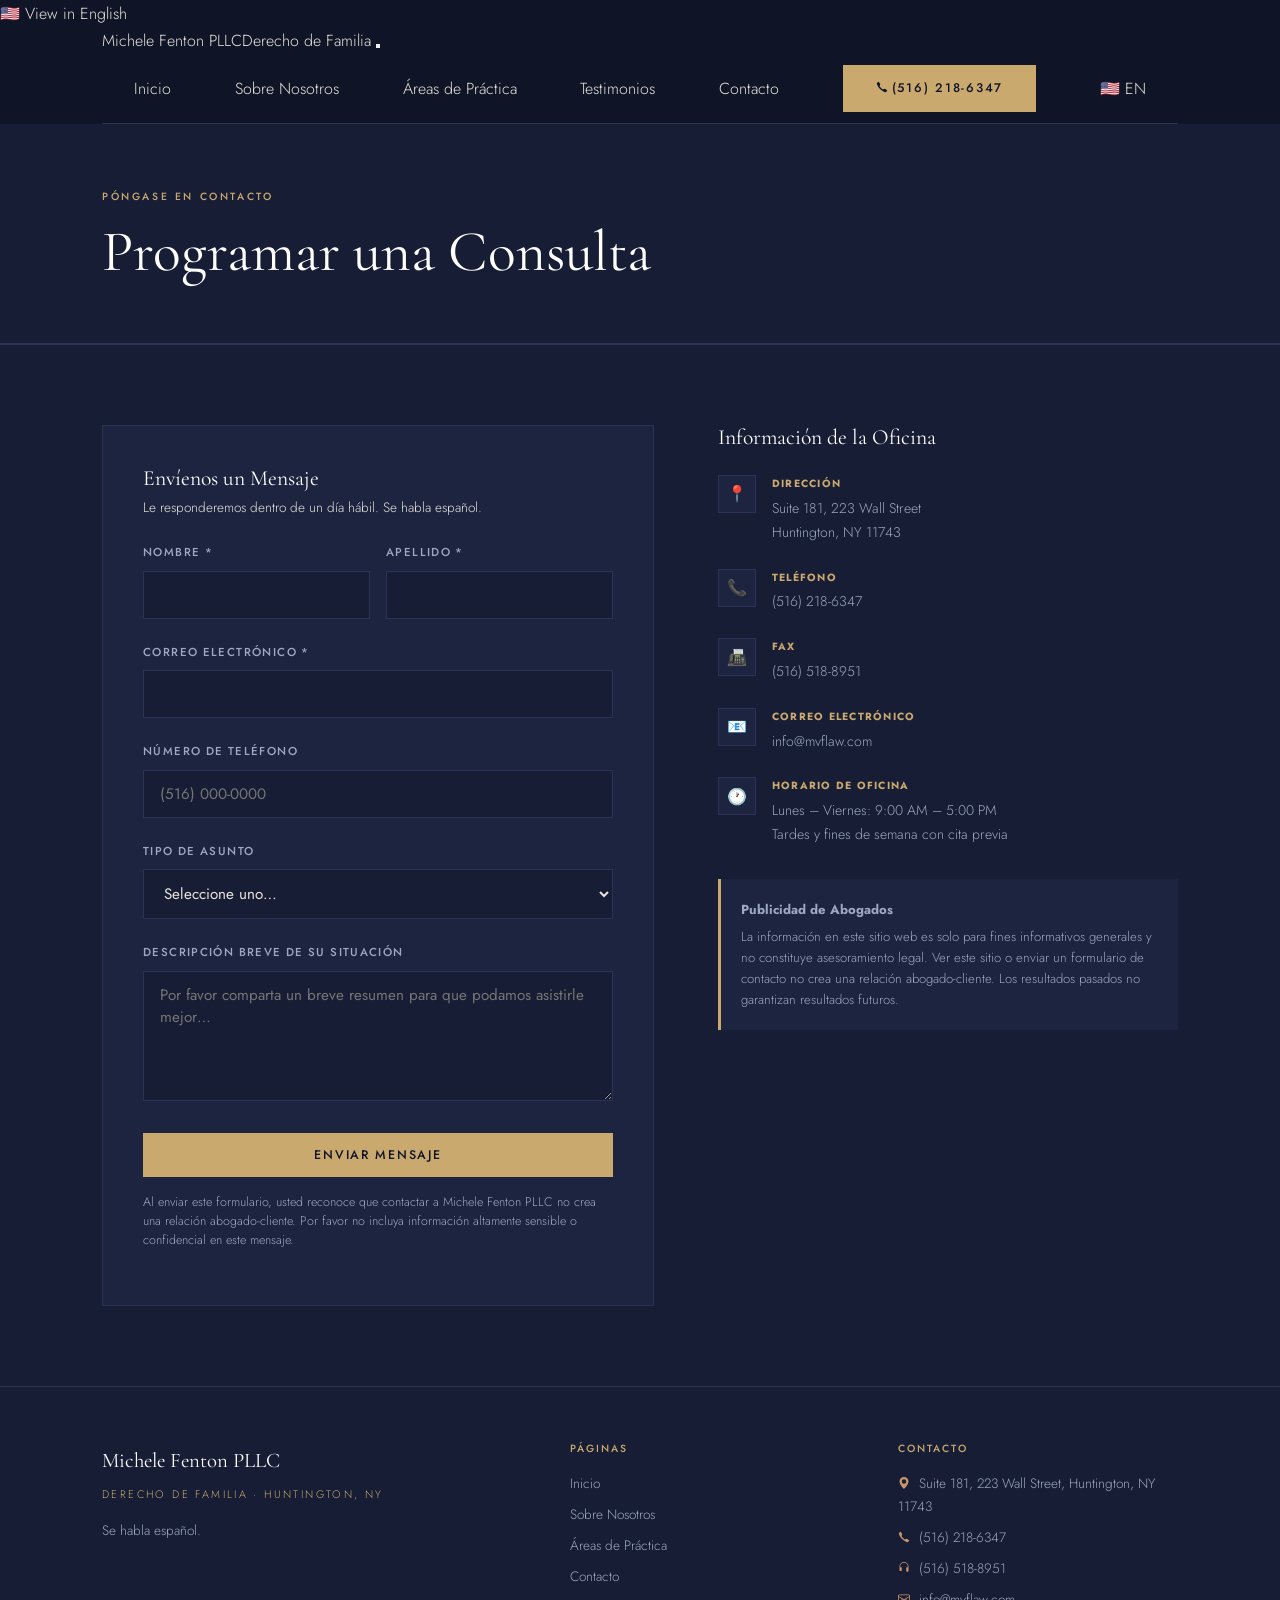
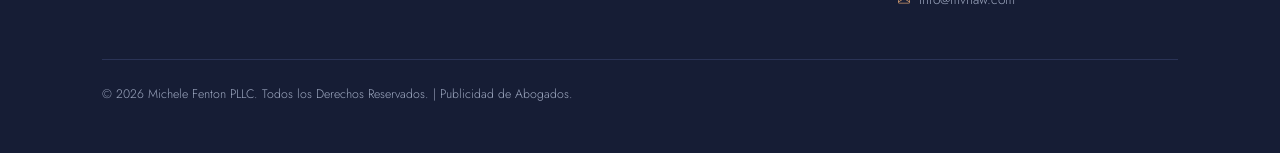
<file: es/contacto.html>
<!DOCTYPE html>
<html lang="es">
<head>
  <meta charset="UTF-8">
  <meta name="viewport" content="width=device-width, initial-scale=1.0">
  <title>Contacto – Michele Fenton PLLC | Derecho de Familia Garden City NY</title>
  <meta name="description" content="Contacte a Michele Fenton PLLC para programar una consulta confidencial de derecho de familia en Garden City, NY. Se habla español.">
  <link rel="stylesheet" href="../css/styles.css?v=4">
</head>
<body>
<div class="lang-bar">🇺🇸 <a href="../contact.html">View in English</a></div>
<header class="site-header">
  <div class="wrap">
    <a href="index.html" class="brand">Michele Fenton PLLC<span>Derecho de Familia</span></a>
    <button class="nav-toggle" aria-label="Abrir menú" aria-expanded="false"><span></span><span></span><span></span></button>
    <nav class="nav">
      <a href="index.html">Inicio</a><a href="sobre.html">Sobre Nosotros</a>
      <a href="servicios.html">Áreas de Práctica</a><a href="testimonios.html">Testimonios</a>
      <a href="contacto.html">Contacto</a>
      <a href="contacto.html" class="button primary"><svg xmlns="http://www.w3.org/2000/svg" width="12" height="12" fill="currentColor" viewBox="0 0 16 16" style="vertical-align:-1px;margin-right:4px"><path d="M3.654 1.328a.678.678 0 0 0-1.015-.063L1.605 2.3c-.483.484-.661 1.169-.45 1.77a17.6 17.6 0 0 0 4.168 6.608 17.6 17.6 0 0 0 6.608 4.168c.601.211 1.286.033 1.77-.45l1.034-1.034a.678.678 0 0 0-.063-1.015l-2.307-1.794a.68.68 0 0 0-.58-.122l-2.19.547a1.745 1.745 0 0 1-1.657-.459L5.482 8.062a1.745 1.745 0 0 1-.46-1.657l.548-2.19a.68.68 0 0 0-.122-.58z"/></svg>(516) 218-6347</a>
      <a href="../contact.html" class="lang-toggle">🇺🇸 EN</a>
    </nav>
  </div>
</header>
<div class="page-hero"><div class="wrap"><p class="section-label">Póngase en Contacto</p><h1>Programar una Consulta</h1></div></div>
<section class="contact-section">
  <div class="wrap">
    <div class="contact-grid">
      <div>
        <div class="contact-form">
          <h3 style="margin-bottom:0.25rem;">Envíenos un Mensaje</h3>
          <p style="font-size:0.85rem; color:var(--gray); margin-bottom:1.5rem;">Le responderemos dentro de un día hábil. Se habla español.</p>
          <form id="contact-form" action="https://script.google.com/macros/s/AKfycbwZ7SmDwLMoDVygMSweHkd1hmKphLs54lfEIFBRB9SoAQfx8vO_oCn2uPLgOSsbn_sSsw/exec" method="POST">
            <div style="display:grid; grid-template-columns:1fr 1fr; gap:1rem;">
              <div class="form-group"><label for="first-name">Nombre *</label><input type="text" id="first-name" name="first_name" required></div>
              <div class="form-group"><label for="last-name">Apellido *</label><input type="text" id="last-name" name="last_name" required></div>
            </div>
            <div class="form-group"><label for="email">Correo Electrónico *</label><input type="email" id="email" name="email" required></div>
            <div class="form-group"><label for="phone">Número de Teléfono</label><input type="tel" id="phone" name="phone" placeholder="(516) 000-0000"></div>
            <div class="form-group"><label for="matter">Tipo de Asunto</label>
              <select id="matter" name="matter">
                <option value="">Seleccione uno…</option>
                <option>Divorcio / Separación</option>
                <option>Custodia de Hijos / Tiempo de Visita</option>
                <option>Distribución Equitativa</option>
                <option>Manutención de Hijos / Cónyuge</option>
                <option>Orden de Protección</option>
                <option>Acuerdo Prenupcial / Postnupcial</option>
                <option>Paternidad / Filiación</option>
                <option>Otro</option>
              </select>
            </div>
            <div class="form-group"><label for="message">Descripción Breve de su Situación</label><textarea id="message" name="message" placeholder="Por favor comparta un breve resumen para que podamos asistirle mejor…"></textarea></div>
            <button type="submit" class="button primary" style="width:100%;">Enviar Mensaje</button>
            <p class="form-disclaimer">Al enviar este formulario, usted reconoce que contactar a Michele Fenton PLLC no crea una relación abogado-cliente. Por favor no incluya información altamente sensible o confidencial en este mensaje.</p>
          </form>
        </div>
      </div>
      <div class="contact-info">
        <h3>Información de la Oficina</h3>
        <div class="contact-info-item"><div class="ci-icon">📍</div><div class="ci-text"><strong>Dirección</strong>Suite 181, 223 Wall Street<br>Huntington, NY 11743</div></div>
        <div class="contact-info-item"><div class="ci-icon">📞</div><div class="ci-text"><strong>Teléfono</strong><a href="tel:5162186347">(516) 218-6347</a></div></div>
        <div class="contact-info-item"><div class="ci-icon">📠</div><div class="ci-text"><strong>Fax</strong>(516) 518-8951</div></div>
        <div class="contact-info-item"><div class="ci-icon">📧</div><div class="ci-text"><strong>Correo Electrónico</strong><a href="mailto:info@mvflaw.com">info@mvflaw.com</a></div></div>
        <div class="contact-info-item"><div class="ci-icon">🕐</div><div class="ci-text"><strong>Horario de Oficina</strong>Lunes – Viernes: 9:00 AM – 5:00 PM<br>Tardes y fines de semana con cita previa</div></div>
        <div class="disclaimer-box"><strong style="display:block; margin-bottom:0.4rem; color:var(--dark2);">Publicidad de Abogados</strong>La información en este sitio web es solo para fines informativos generales y no constituye asesoramiento legal. Ver este sitio o enviar un formulario de contacto no crea una relación abogado-cliente. Los resultados pasados no garantizan resultados futuros.</div>
      </div>
    </div>
  </div>
</section>
<footer class="site-footer"><div class="wrap"><div class="footer-grid">
  <div><div class="footer-brand">Michele Fenton PLLC</div><div class="footer-tagline">Derecho de Familia · Huntington, NY</div><p class="footer-desc">Se habla español.</p></div>
  <div class="footer-col"><h4>Páginas</h4><ul><li><a href="index.html">Inicio</a></li><li><a href="sobre.html">Sobre Nosotros</a></li><li><a href="servicios.html">Áreas de Práctica</a></li><li><a href="contacto.html">Contacto</a></li></ul></div>
        <div class="footer-col">
        <h4>Contacto</h4>
        <ul>
          <li>
            <svg xmlns="http://www.w3.org/2000/svg" width="12" height="12" fill="currentColor" viewBox="0 0 16 16" style="margin-right:5px;vertical-align:-1px;color:#c9956c"><path d="M8 16s6-5.686 6-10A6 6 0 0 0 2 6c0 4.314 6 10 6 10m0-7a3 3 0 1 1 0-6 3 3 0 0 1 0 6"/></svg>
            Suite 181, 223 Wall Street, Huntington, NY 11743
          </li>
          <li><a href="tel:5162186347">
            <svg xmlns="http://www.w3.org/2000/svg" width="12" height="12" fill="currentColor" viewBox="0 0 16 16" style="margin-right:5px;vertical-align:-1px;color:#c9956c"><path d="M3.654 1.328a.678.678 0 0 0-1.015-.063L1.605 2.3c-.483.484-.661 1.169-.45 1.77a17.6 17.6 0 0 0 4.168 6.608 17.6 17.6 0 0 0 6.608 4.168c.601.211 1.286.033 1.77-.45l1.034-1.034a.678.678 0 0 0-.063-1.015l-2.307-1.794a.68.68 0 0 0-.58-.122l-2.19.547a1.745 1.745 0 0 1-1.657-.459L5.482 8.062a1.745 1.745 0 0 1-.46-1.657l.548-2.19a.68.68 0 0 0-.122-.58z"/></svg>
            (516) 218-6347</a></li>
          <li>
            <svg xmlns="http://www.w3.org/2000/svg" width="12" height="12" fill="currentColor" viewBox="0 0 16 16" style="margin-right:5px;vertical-align:-1px;color:#c9956c"><path d="M8 1a5 5 0 0 0-5 5v1h1a1 1 0 0 1 1 1v3a1 1 0 0 1-1 1H3a1 1 0 0 1-1-1V6a6 6 0 1 1 12 0v6a1 1 0 0 1-1 1h-1a1 1 0 0 1-1-1V8a1 1 0 0 1 1-1h1V6a5 5 0 0 0-5-5"/></svg>
            (516) 518-8951</li>
          <li><a href="mailto:info@mvflaw.com">
            <svg xmlns="http://www.w3.org/2000/svg" width="12" height="12" fill="currentColor" viewBox="0 0 16 16" style="margin-right:5px;vertical-align:-1px;color:#c9956c"><path d="M0 4a2 2 0 0 1 2-2h12a2 2 0 0 1 2 2v8a2 2 0 0 1-2 2H2a2 2 0 0 1-2-2zm2-1a1 1 0 0 0-1 1v.217l7 4.2 7-4.2V4a1 1 0 0 0-1-1zm13 2.383-4.708 2.825L15 11.105zm-.034 6.876-5.64-3.471L8 9.583l-1.326-.795-5.64 3.47A1 1 0 0 0 2 13h12a1 1 0 0 0 .966-.741M1 11.105l4.708-2.897L1 5.383z"/></svg>
            info@mvflaw.com</a></li>
        </ul>
      </div>
</div><div class="footer-bottom"><p>&copy; 2026 Michele Fenton PLLC. Todos los Derechos Reservados. | Publicidad de Abogados.</p></div></div></footer>
<script src="../js/main.js"></script>
</body>
</html>
</file>
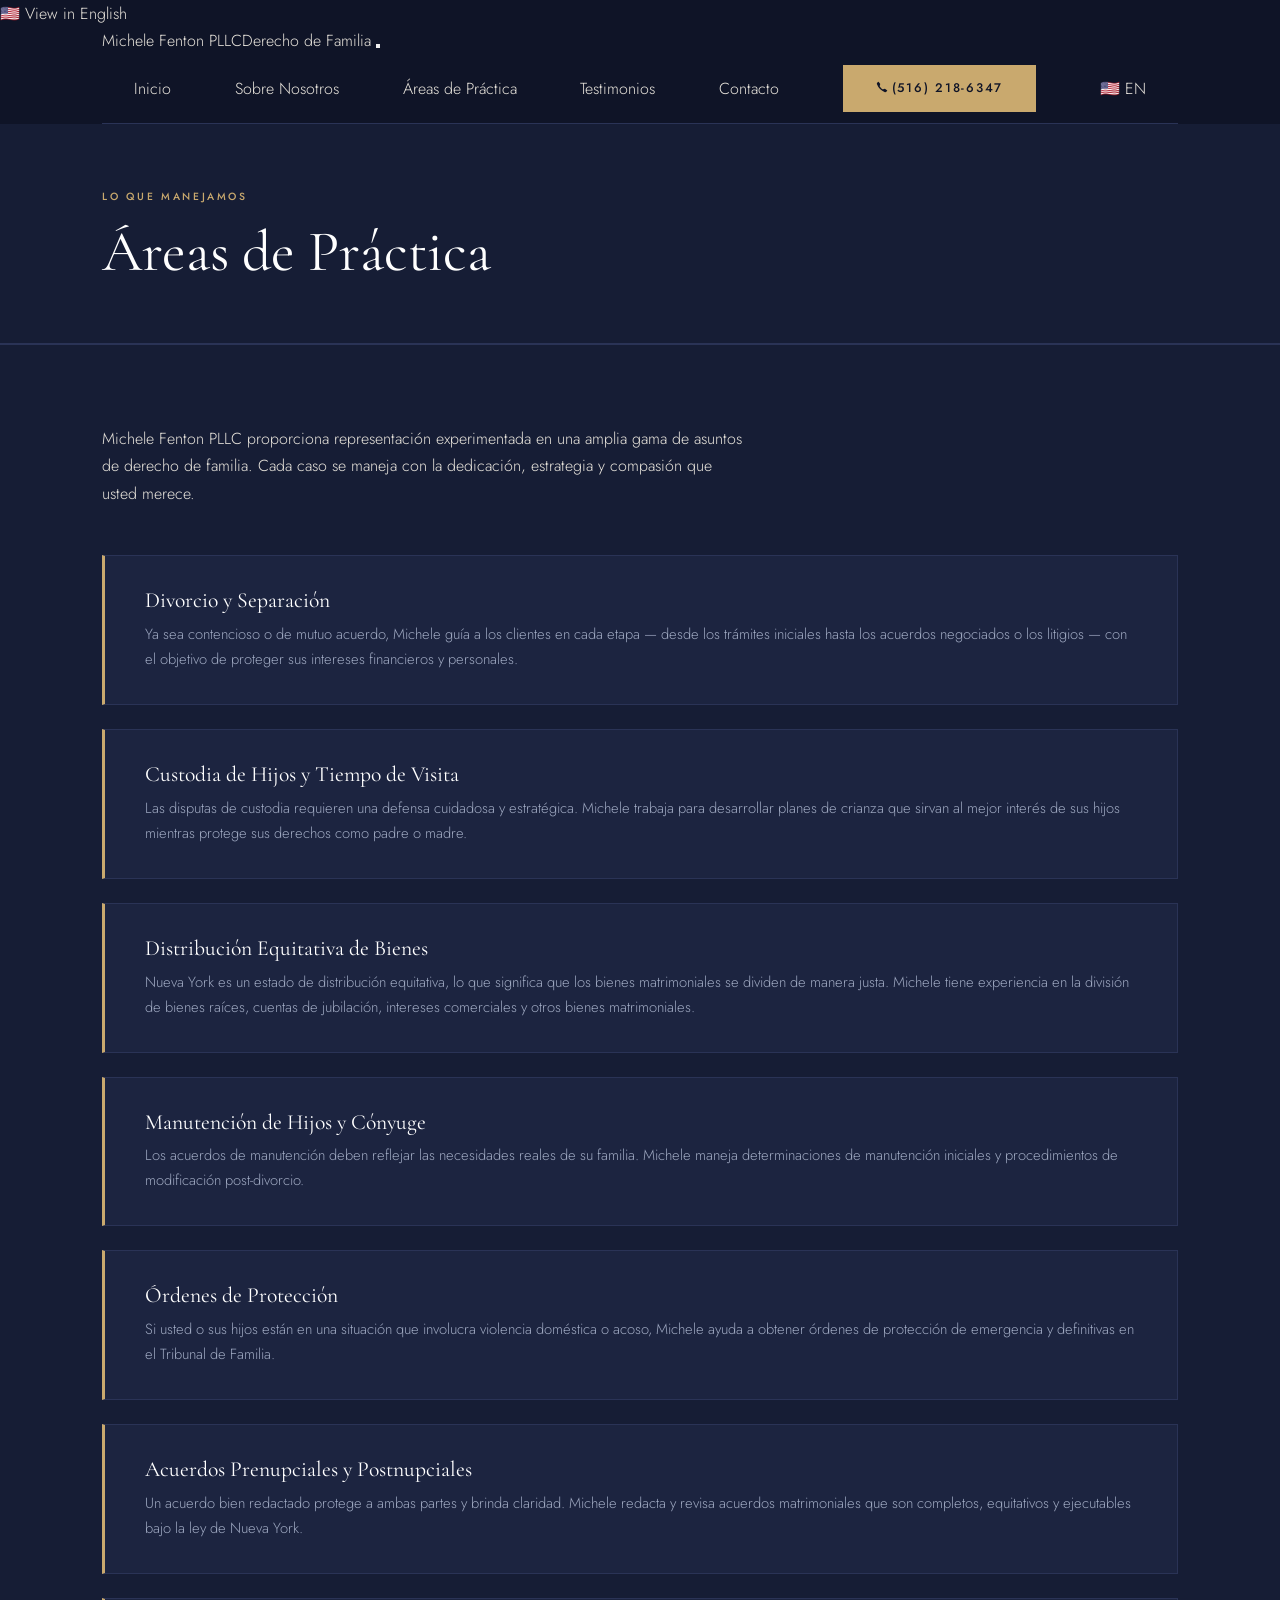
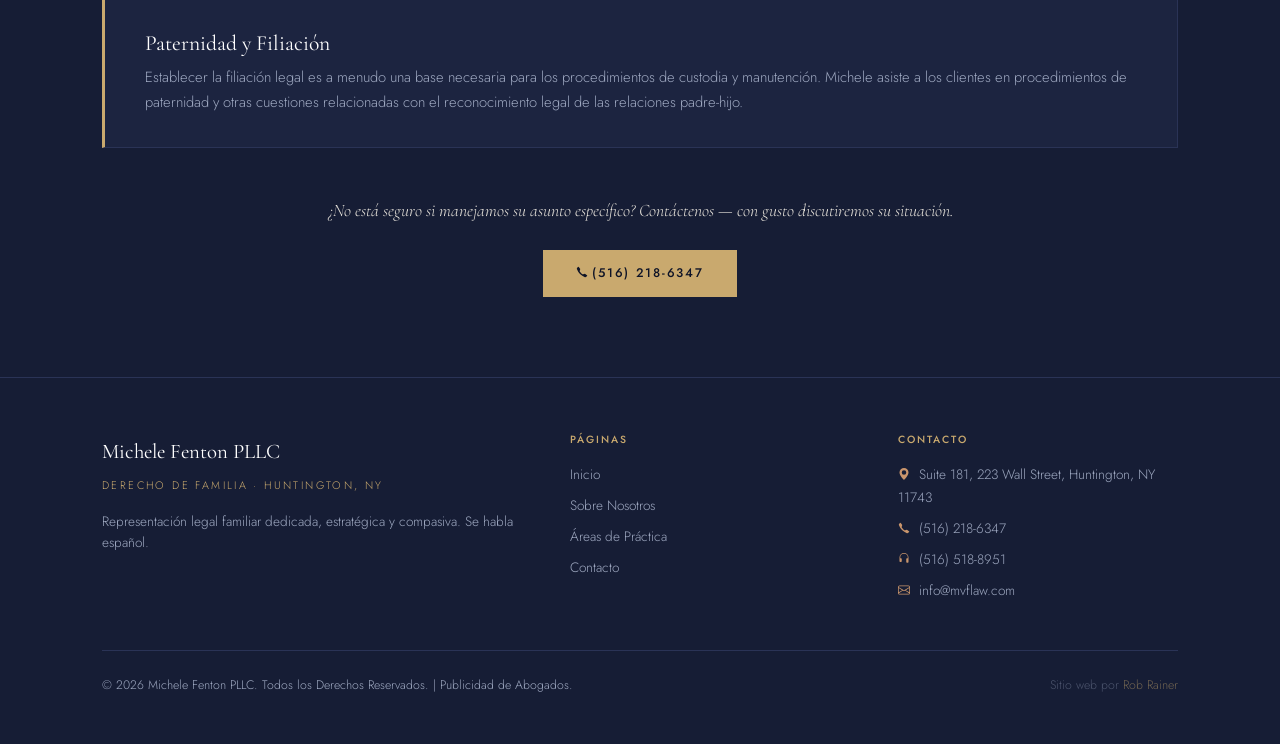
<file: es/servicios.html>
<!DOCTYPE html>
<html lang="es">
<head>
  <meta charset="UTF-8">
  <meta name="viewport" content="width=device-width, initial-scale=1.0">
  <title>Áreas de Práctica – Michele Fenton PLLC | Derecho de Familia</title>
  <meta name="description" content="Michele Fenton PLLC maneja divorcio, custodia, distribución de bienes, manutención, órdenes de protección y acuerdos prenupciales en Nassau County, NY.">
  <link rel="stylesheet" href="../css/styles.css?v=4">
</head>
<body>
<div class="lang-bar">🇺🇸 <a href="../services.html">View in English</a></div>
<header class="site-header">
  <div class="wrap">
    <a href="index.html" class="brand">Michele Fenton PLLC<span>Derecho de Familia</span></a>
    <button class="nav-toggle" aria-label="Abrir menú" aria-expanded="false"><span></span><span></span><span></span></button>
    <nav class="nav">
      <a href="index.html">Inicio</a><a href="sobre.html">Sobre Nosotros</a>
      <a href="servicios.html">Áreas de Práctica</a><a href="testimonios.html">Testimonios</a>
      <a href="contacto.html">Contacto</a>
      <a href="contacto.html" class="button primary"><svg xmlns="http://www.w3.org/2000/svg" width="12" height="12" fill="currentColor" viewBox="0 0 16 16" style="vertical-align:-1px;margin-right:4px"><path d="M3.654 1.328a.678.678 0 0 0-1.015-.063L1.605 2.3c-.483.484-.661 1.169-.45 1.77a17.6 17.6 0 0 0 4.168 6.608 17.6 17.6 0 0 0 6.608 4.168c.601.211 1.286.033 1.77-.45l1.034-1.034a.678.678 0 0 0-.063-1.015l-2.307-1.794a.68.68 0 0 0-.58-.122l-2.19.547a1.745 1.745 0 0 1-1.657-.459L5.482 8.062a1.745 1.745 0 0 1-.46-1.657l.548-2.19a.68.68 0 0 0-.122-.58z"/></svg>(516) 218-6347</a>
      <a href="../services.html" class="lang-toggle">🇺🇸 EN</a>
    </nav>
  </div>
</header>
<div class="page-hero"><div class="wrap"><p class="section-label">Lo Que Manejamos</p><h1>Áreas de Práctica</h1></div></div>
<section class="services-list">
  <div class="wrap">
    <p style="max-width:640px; margin-bottom:3rem;">Michele Fenton PLLC proporciona representación experimentada en una amplia gama de asuntos de derecho de familia. Cada caso se maneja con la dedicación, estrategia y compasión que usted merece.</p>
    <div class="service-item"><h3>Divorcio y Separación</h3><p>Ya sea contencioso o de mutuo acuerdo, Michele guía a los clientes en cada etapa — desde los trámites iniciales hasta los acuerdos negociados o los litigios — con el objetivo de proteger sus intereses financieros y personales.</p></div>
    <div class="service-item"><h3>Custodia de Hijos y Tiempo de Visita</h3><p>Las disputas de custodia requieren una defensa cuidadosa y estratégica. Michele trabaja para desarrollar planes de crianza que sirvan al mejor interés de sus hijos mientras protege sus derechos como padre o madre.</p></div>
    <div class="service-item"><h3>Distribución Equitativa de Bienes</h3><p>Nueva York es un estado de distribución equitativa, lo que significa que los bienes matrimoniales se dividen de manera justa. Michele tiene experiencia en la división de bienes raíces, cuentas de jubilación, intereses comerciales y otros bienes matrimoniales.</p></div>
    <div class="service-item"><h3>Manutención de Hijos y Cónyuge</h3><p>Los acuerdos de manutención deben reflejar las necesidades reales de su familia. Michele maneja determinaciones de manutención iniciales y procedimientos de modificación post-divorcio.</p></div>
    <div class="service-item"><h3>Órdenes de Protección</h3><p>Si usted o sus hijos están en una situación que involucra violencia doméstica o acoso, Michele ayuda a obtener órdenes de protección de emergencia y definitivas en el Tribunal de Familia.</p></div>
    <div class="service-item"><h3>Acuerdos Prenupciales y Postnupciales</h3><p>Un acuerdo bien redactado protege a ambas partes y brinda claridad. Michele redacta y revisa acuerdos matrimoniales que son completos, equitativos y ejecutables bajo la ley de Nueva York.</p></div>
    <div class="service-item"><h3>Paternidad y Filiación</h3><p>Establecer la filiación legal es a menudo una base necesaria para los procedimientos de custodia y manutención. Michele asiste a los clientes en procedimientos de paternidad y otras cuestiones relacionadas con el reconocimiento legal de las relaciones padre-hijo.</p></div>
    <div style="margin-top:3rem; text-align:center;">
      <p style="font-family:'Cormorant Garamond',serif; font-size:1.1rem; font-style:italic; color:var(--dark2); margin-bottom:1.5rem;">¿No está seguro si manejamos su asunto específico? Contáctenos — con gusto discutiremos su situación.</p>
      <a href="contacto.html" class="button primary"><svg xmlns="http://www.w3.org/2000/svg" width="12" height="12" fill="currentColor" viewBox="0 0 16 16" style="vertical-align:-1px;margin-right:4px"><path d="M3.654 1.328a.678.678 0 0 0-1.015-.063L1.605 2.3c-.483.484-.661 1.169-.45 1.77a17.6 17.6 0 0 0 4.168 6.608 17.6 17.6 0 0 0 6.608 4.168c.601.211 1.286.033 1.77-.45l1.034-1.034a.678.678 0 0 0-.063-1.015l-2.307-1.794a.68.68 0 0 0-.58-.122l-2.19.547a1.745 1.745 0 0 1-1.657-.459L5.482 8.062a1.745 1.745 0 0 1-.46-1.657l.548-2.19a.68.68 0 0 0-.122-.58z"/></svg>(516) 218-6347</a>
    </div>
  </div>
</section>
<footer class="site-footer"><div class="wrap"><div class="footer-grid">
  <div><div class="footer-brand">Michele Fenton PLLC</div><div class="footer-tagline">Derecho de Familia · Huntington, NY</div><p class="footer-desc">Representación legal familiar dedicada, estratégica y compasiva. Se habla español.</p></div>
  <div class="footer-col"><h4>Páginas</h4><ul><li><a href="index.html">Inicio</a></li><li><a href="sobre.html">Sobre Nosotros</a></li><li><a href="servicios.html">Áreas de Práctica</a></li><li><a href="contacto.html">Contacto</a></li></ul></div>
        <div class="footer-col">
        <h4>Contacto</h4>
        <ul>
          <li>
            <svg xmlns="http://www.w3.org/2000/svg" width="12" height="12" fill="currentColor" viewBox="0 0 16 16" style="margin-right:5px;vertical-align:-1px;color:#c9956c"><path d="M8 16s6-5.686 6-10A6 6 0 0 0 2 6c0 4.314 6 10 6 10m0-7a3 3 0 1 1 0-6 3 3 0 0 1 0 6"/></svg>
            Suite 181, 223 Wall Street, Huntington, NY 11743
          </li>
          <li><a href="tel:5162186347">
            <svg xmlns="http://www.w3.org/2000/svg" width="12" height="12" fill="currentColor" viewBox="0 0 16 16" style="margin-right:5px;vertical-align:-1px;color:#c9956c"><path d="M3.654 1.328a.678.678 0 0 0-1.015-.063L1.605 2.3c-.483.484-.661 1.169-.45 1.77a17.6 17.6 0 0 0 4.168 6.608 17.6 17.6 0 0 0 6.608 4.168c.601.211 1.286.033 1.77-.45l1.034-1.034a.678.678 0 0 0-.063-1.015l-2.307-1.794a.68.68 0 0 0-.58-.122l-2.19.547a1.745 1.745 0 0 1-1.657-.459L5.482 8.062a1.745 1.745 0 0 1-.46-1.657l.548-2.19a.68.68 0 0 0-.122-.58z"/></svg>
            (516) 218-6347</a></li>
          <li>
            <svg xmlns="http://www.w3.org/2000/svg" width="12" height="12" fill="currentColor" viewBox="0 0 16 16" style="margin-right:5px;vertical-align:-1px;color:#c9956c"><path d="M8 1a5 5 0 0 0-5 5v1h1a1 1 0 0 1 1 1v3a1 1 0 0 1-1 1H3a1 1 0 0 1-1-1V6a6 6 0 1 1 12 0v6a1 1 0 0 1-1 1h-1a1 1 0 0 1-1-1V8a1 1 0 0 1 1-1h1V6a5 5 0 0 0-5-5"/></svg>
            (516) 518-8951</li>
          <li><a href="mailto:info@mvflaw.com">
            <svg xmlns="http://www.w3.org/2000/svg" width="12" height="12" fill="currentColor" viewBox="0 0 16 16" style="margin-right:5px;vertical-align:-1px;color:#c9956c"><path d="M0 4a2 2 0 0 1 2-2h12a2 2 0 0 1 2 2v8a2 2 0 0 1-2 2H2a2 2 0 0 1-2-2zm2-1a1 1 0 0 0-1 1v.217l7 4.2 7-4.2V4a1 1 0 0 0-1-1zm13 2.383-4.708 2.825L15 11.105zm-.034 6.876-5.64-3.471L8 9.583l-1.326-.795-5.64 3.47A1 1 0 0 0 2 13h12a1 1 0 0 0 .966-.741M1 11.105l4.708-2.897L1 5.383z"/></svg>
            info@mvflaw.com</a></li>
        </ul>
      </div>
</div><div class="footer-bottom"><p>&copy; 2026 Michele Fenton PLLC. Todos los Derechos Reservados. | Publicidad de Abogados.</p><p class="developer">Sitio web por <a href="https://rainer1370.com" target="_blank">Rob Rainer</a></p></div></div></footer>
<script src="../js/main.js"></script>
</body>
</html>
</file>
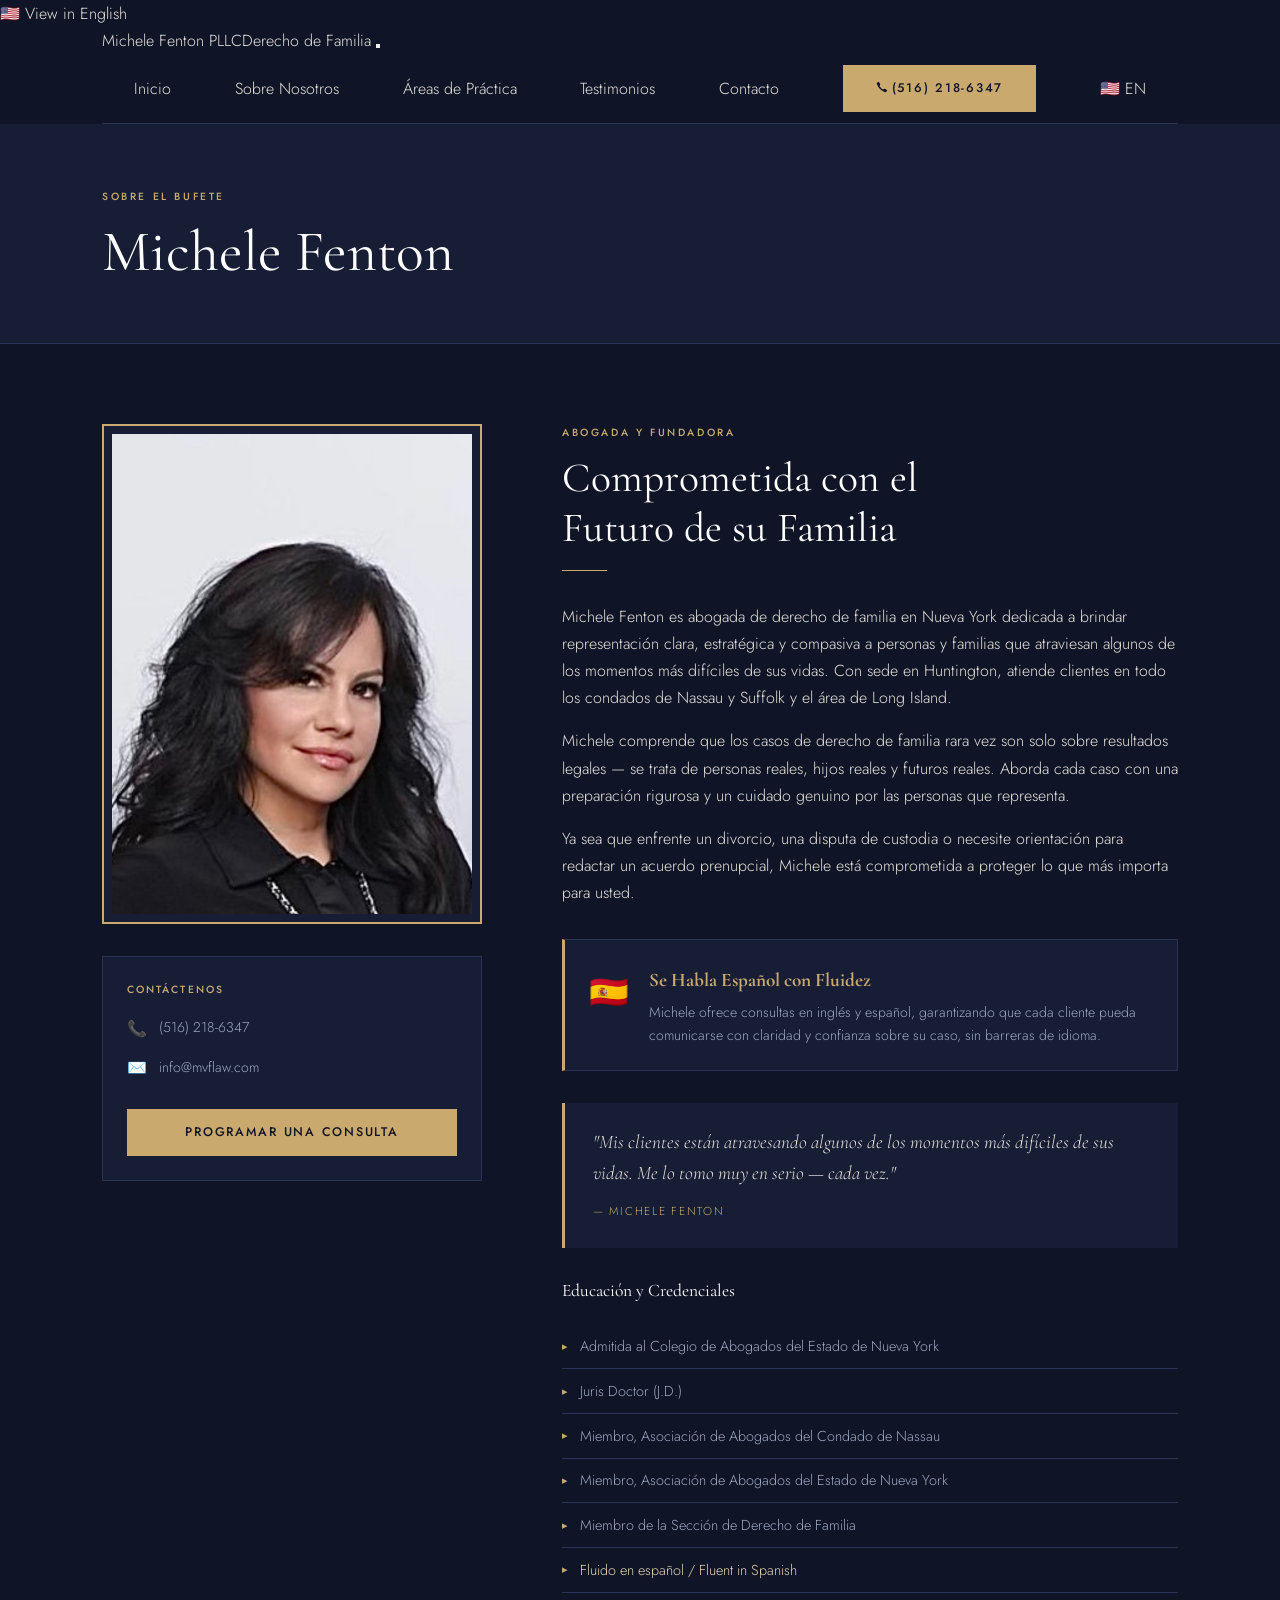
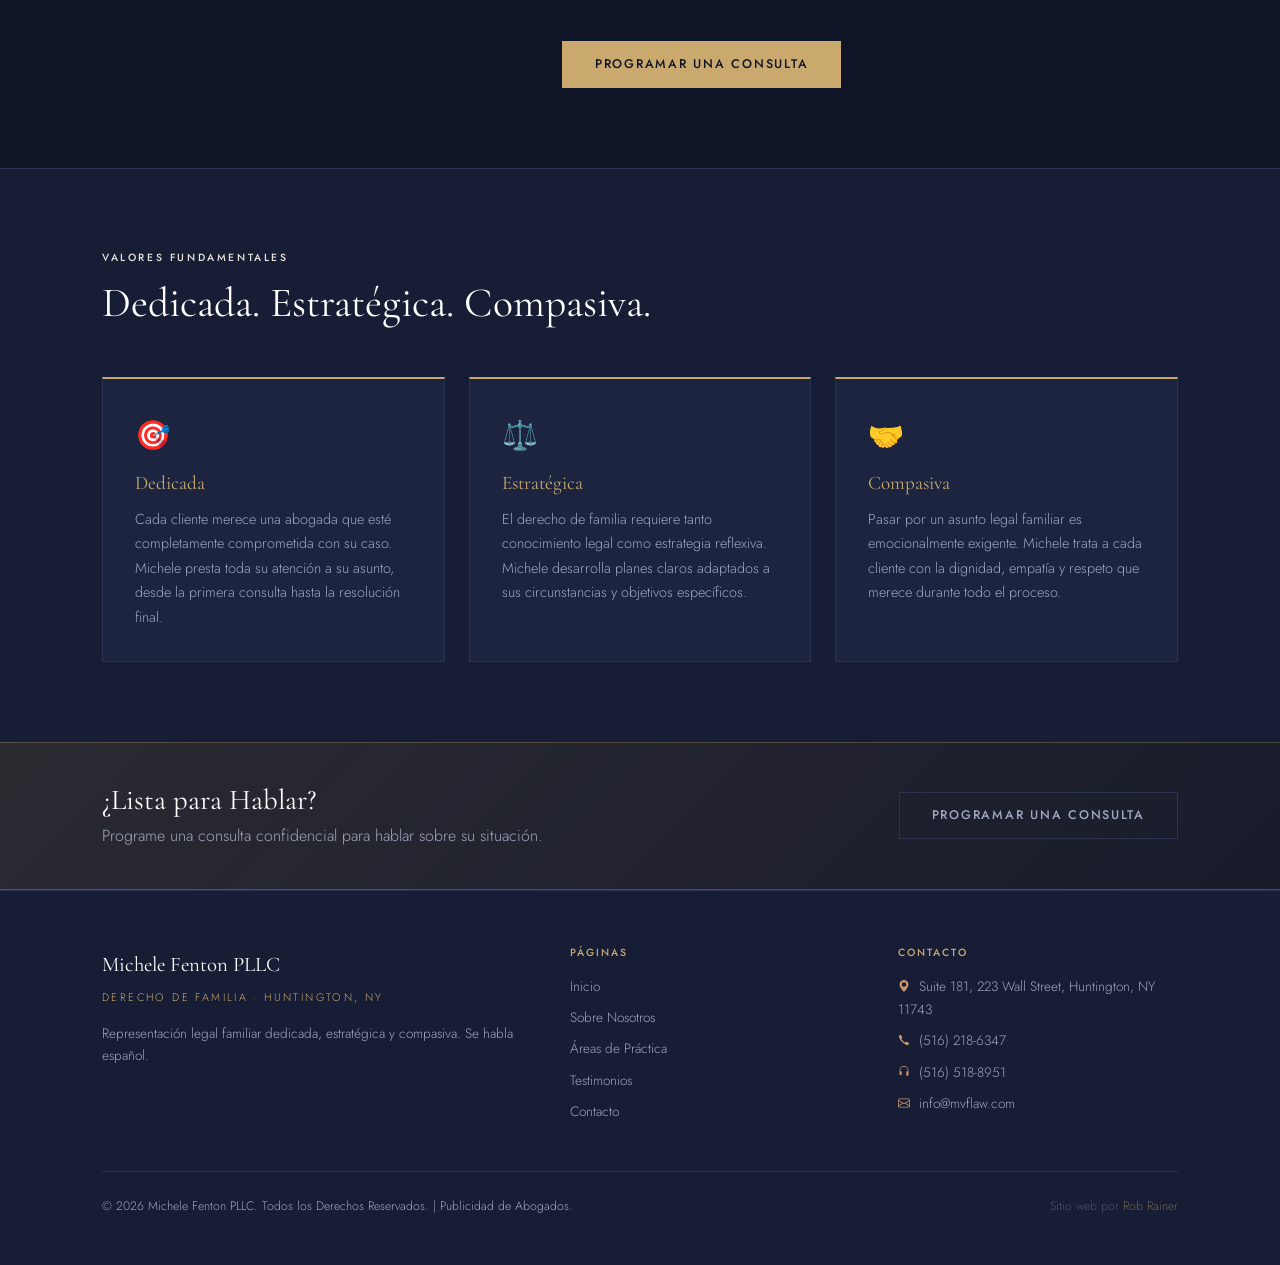
<file: es/sobre.html>
<!DOCTYPE html>
<html lang="es">
<head>
  <meta charset="UTF-8">
  <meta name="viewport" content="width=device-width, initial-scale=1.0">
  <title>Sobre Michele Fenton – Michele Fenton PLLC | Abogada de Familia</title>
  <meta name="description" content="Michele Fenton es abogada de derecho de familia en Huntington, NY. Habla español con fluidez y sirve a los condados de Nassau y Suffolk y el área de Long Island.">
  <link rel="stylesheet" href="../css/styles.css?v=4">
</head>
<body>

<div class="lang-bar">🇺🇸 <a href="../about.html">View in English</a></div>

<header class="site-header">
  <div class="wrap">
    <a href="index.html" class="brand">Michele Fenton PLLC<span>Derecho de Familia</span></a>
    <button class="nav-toggle" aria-label="Abrir menú" aria-expanded="false"><span></span><span></span><span></span></button>
    <nav class="nav">
      <a href="index.html">Inicio</a>
      <a href="sobre.html">Sobre Nosotros</a>
      <a href="servicios.html">Áreas de Práctica</a>
      <a href="testimonios.html">Testimonios</a>
      <a href="contacto.html">Contacto</a>
      <a href="contacto.html" class="button primary"><svg xmlns="http://www.w3.org/2000/svg" width="12" height="12" fill="currentColor" viewBox="0 0 16 16" style="vertical-align:-1px;margin-right:4px"><path d="M3.654 1.328a.678.678 0 0 0-1.015-.063L1.605 2.3c-.483.484-.661 1.169-.45 1.77a17.6 17.6 0 0 0 4.168 6.608 17.6 17.6 0 0 0 6.608 4.168c.601.211 1.286.033 1.77-.45l1.034-1.034a.678.678 0 0 0-.063-1.015l-2.307-1.794a.68.68 0 0 0-.58-.122l-2.19.547a1.745 1.745 0 0 1-1.657-.459L5.482 8.062a1.745 1.745 0 0 1-.46-1.657l.548-2.19a.68.68 0 0 0-.122-.58z"/></svg>(516) 218-6347</a>
      <a href="../about.html" class="lang-toggle">🇺🇸 EN</a>
    </nav>
  </div>
</header>

<div class="page-hero">
  <div class="wrap">
    <p class="section-label">Sobre el Bufete</p>
    <h1>Michele Fenton</h1>
  </div>
</div>

<section class="about-section">
  <div class="wrap">
    <div class="about-grid">
      <div class="about-photo-col">
        <div class="about-photo-frame">
          <img src="../images/MFenton.jpg" alt="Michele Fenton, Abogada de Familia – Garden City, NY" class="about-photo">
        </div>
        <div class="about-contact-card">
          <p class="about-contact-label">Contáctenos</p>
          <a href="tel:5162186347" class="about-contact-item"><span class="aci-icon">📞</span><span>(516) 218-6347</span></a>
          <a href="mailto:info@mvflaw.com" class="about-contact-item"><span class="aci-icon">✉️</span><span>info@mvflaw.com</span></a>
          <a href="contacto.html" class="button primary" style="width:100%; text-align:center; margin-top:1rem;">Programar una Consulta</a>
        </div>
      </div>
      <div class="about-bio-col">
        <p class="section-label">Abogada y Fundadora</p>
        <h2 class="section-title">Comprometida con el<br>Futuro de su Familia</h2>
        <div class="section-divider"></div>
        <p>Michele Fenton es abogada de derecho de familia en Nueva York dedicada a brindar representación clara, estratégica y compasiva a personas y familias que atraviesan algunos de los momentos más difíciles de sus vidas. Con sede en Huntington, atiende clientes en todo los condados de Nassau y Suffolk y el área de Long Island.</p>
        <p>Michele comprende que los casos de derecho de familia rara vez son solo sobre resultados legales — se trata de personas reales, hijos reales y futuros reales. Aborda cada caso con una preparación rigurosa y un cuidado genuino por las personas que representa.</p>
        <p>Ya sea que enfrente un divorcio, una disputa de custodia o necesite orientación para redactar un acuerdo prenupcial, Michele está comprometida a proteger lo que más importa para usted.</p>

        <div class="spanish-callout">
          <span class="spanish-flag">🇪🇸</span>
          <div>
            <strong>Se Habla Español con Fluidez</strong>
            <p>Michele ofrece consultas en inglés y español, garantizando que cada cliente pueda comunicarse con claridad y confianza sobre su caso, sin barreras de idioma.</p>
          </div>
        </div>

        <div class="bio-quote">
          <p>"Mis clientes están atravesando algunos de los momentos más difíciles de sus vidas. Me lo tomo muy en serio — cada vez."</p>
          <span>— Michele Fenton</span>
        </div>

        <h3 class="credentials-heading">Educación y Credenciales</h3>
        <ul class="credentials">
          <li>Admitida al Colegio de Abogados del Estado de Nueva York</li>
          <li>Juris Doctor (J.D.)</li>
          <li>Miembro, Asociación de Abogados del Condado de Nassau</li>
          <li>Miembro, Asociación de Abogados del Estado de Nueva York</li>
          <li>Miembro de la Sección de Derecho de Familia</li>
          <li class="credential-highlight">Fluido en español / Fluent in Spanish</li>
        </ul>
        <a href="contacto.html" class="button primary" style="margin-top:1.5rem;">Programar una Consulta</a>
      </div>
    </div>
  </div>
</section>

<section class="values-section">
  <div class="wrap">
    <p class="section-label" style="color:var(--rosegold);">Valores Fundamentales</p>
    <h2 style="color:var(--white); margin-bottom:3rem;">Dedicada. Estratégica. Compasiva.</h2>
    <div class="values-grid">
      <div class="value-card"><div class="value-icon">🎯</div><h3>Dedicada</h3><p>Cada cliente merece una abogada que esté completamente comprometida con su caso. Michele presta toda su atención a su asunto, desde la primera consulta hasta la resolución final.</p></div>
      <div class="value-card"><div class="value-icon">⚖️</div><h3>Estratégica</h3><p>El derecho de familia requiere tanto conocimiento legal como estrategia reflexiva. Michele desarrolla planes claros adaptados a sus circunstancias y objetivos específicos.</p></div>
      <div class="value-card"><div class="value-icon">🤝</div><h3>Compasiva</h3><p>Pasar por un asunto legal familiar es emocionalmente exigente. Michele trata a cada cliente con la dignidad, empatía y respeto que merece durante todo el proceso.</p></div>
    </div>
  </div>
</section>

<div class="cta-bar">
  <div class="wrap">
    <div class="cta-bar-inner">
      <div><h2>¿Lista para Hablar?</h2><p>Programe una consulta confidencial para hablar sobre su situación.</p></div>
      <a href="contacto.html" class="button dark">Programar una Consulta</a>
    </div>
  </div>
</div>

<footer class="site-footer">
  <div class="wrap">
    <div class="footer-grid">
      <div>
        <div class="footer-brand">Michele Fenton PLLC</div>
        <div class="footer-tagline">Derecho de Familia · Huntington, NY</div>
        <p class="footer-desc">Representación legal familiar dedicada, estratégica y compasiva. Se habla español.</p>
      </div>
      <div class="footer-col"><h4>Páginas</h4><ul>
        <li><a href="index.html">Inicio</a></li>
        <li><a href="sobre.html">Sobre Nosotros</a></li>
        <li><a href="servicios.html">Áreas de Práctica</a></li>
        <li><a href="testimonios.html">Testimonios</a></li>
        <li><a href="contacto.html">Contacto</a></li>
      </ul></div>
            <div class="footer-col">
        <h4>Contacto</h4>
        <ul>
          <li>
            <svg xmlns="http://www.w3.org/2000/svg" width="12" height="12" fill="currentColor" viewBox="0 0 16 16" style="margin-right:5px;vertical-align:-1px;color:#c9956c"><path d="M8 16s6-5.686 6-10A6 6 0 0 0 2 6c0 4.314 6 10 6 10m0-7a3 3 0 1 1 0-6 3 3 0 0 1 0 6"/></svg>
            Suite 181, 223 Wall Street, Huntington, NY 11743
          </li>
          <li><a href="tel:5162186347">
            <svg xmlns="http://www.w3.org/2000/svg" width="12" height="12" fill="currentColor" viewBox="0 0 16 16" style="margin-right:5px;vertical-align:-1px;color:#c9956c"><path d="M3.654 1.328a.678.678 0 0 0-1.015-.063L1.605 2.3c-.483.484-.661 1.169-.45 1.77a17.6 17.6 0 0 0 4.168 6.608 17.6 17.6 0 0 0 6.608 4.168c.601.211 1.286.033 1.77-.45l1.034-1.034a.678.678 0 0 0-.063-1.015l-2.307-1.794a.68.68 0 0 0-.58-.122l-2.19.547a1.745 1.745 0 0 1-1.657-.459L5.482 8.062a1.745 1.745 0 0 1-.46-1.657l.548-2.19a.68.68 0 0 0-.122-.58z"/></svg>
            (516) 218-6347</a></li>
          <li>
            <svg xmlns="http://www.w3.org/2000/svg" width="12" height="12" fill="currentColor" viewBox="0 0 16 16" style="margin-right:5px;vertical-align:-1px;color:#c9956c"><path d="M8 1a5 5 0 0 0-5 5v1h1a1 1 0 0 1 1 1v3a1 1 0 0 1-1 1H3a1 1 0 0 1-1-1V6a6 6 0 1 1 12 0v6a1 1 0 0 1-1 1h-1a1 1 0 0 1-1-1V8a1 1 0 0 1 1-1h1V6a5 5 0 0 0-5-5"/></svg>
            (516) 518-8951</li>
          <li><a href="mailto:info@mvflaw.com">
            <svg xmlns="http://www.w3.org/2000/svg" width="12" height="12" fill="currentColor" viewBox="0 0 16 16" style="margin-right:5px;vertical-align:-1px;color:#c9956c"><path d="M0 4a2 2 0 0 1 2-2h12a2 2 0 0 1 2 2v8a2 2 0 0 1-2 2H2a2 2 0 0 1-2-2zm2-1a1 1 0 0 0-1 1v.217l7 4.2 7-4.2V4a1 1 0 0 0-1-1zm13 2.383-4.708 2.825L15 11.105zm-.034 6.876-5.64-3.471L8 9.583l-1.326-.795-5.64 3.47A1 1 0 0 0 2 13h12a1 1 0 0 0 .966-.741M1 11.105l4.708-2.897L1 5.383z"/></svg>
            info@mvflaw.com</a></li>
        </ul>
      </div>
    </div>
    <div class="footer-bottom">
      <p>&copy; 2026 Michele Fenton PLLC. Todos los Derechos Reservados. | Publicidad de Abogados.</p>
      <p class="developer">Sitio web por <a href="https://rainer1370.com" target="_blank">Rob Rainer</a></p>
    </div>
  </div>
</footer>
<script src="../js/main.js"></script>
</body>
</html>
</file>
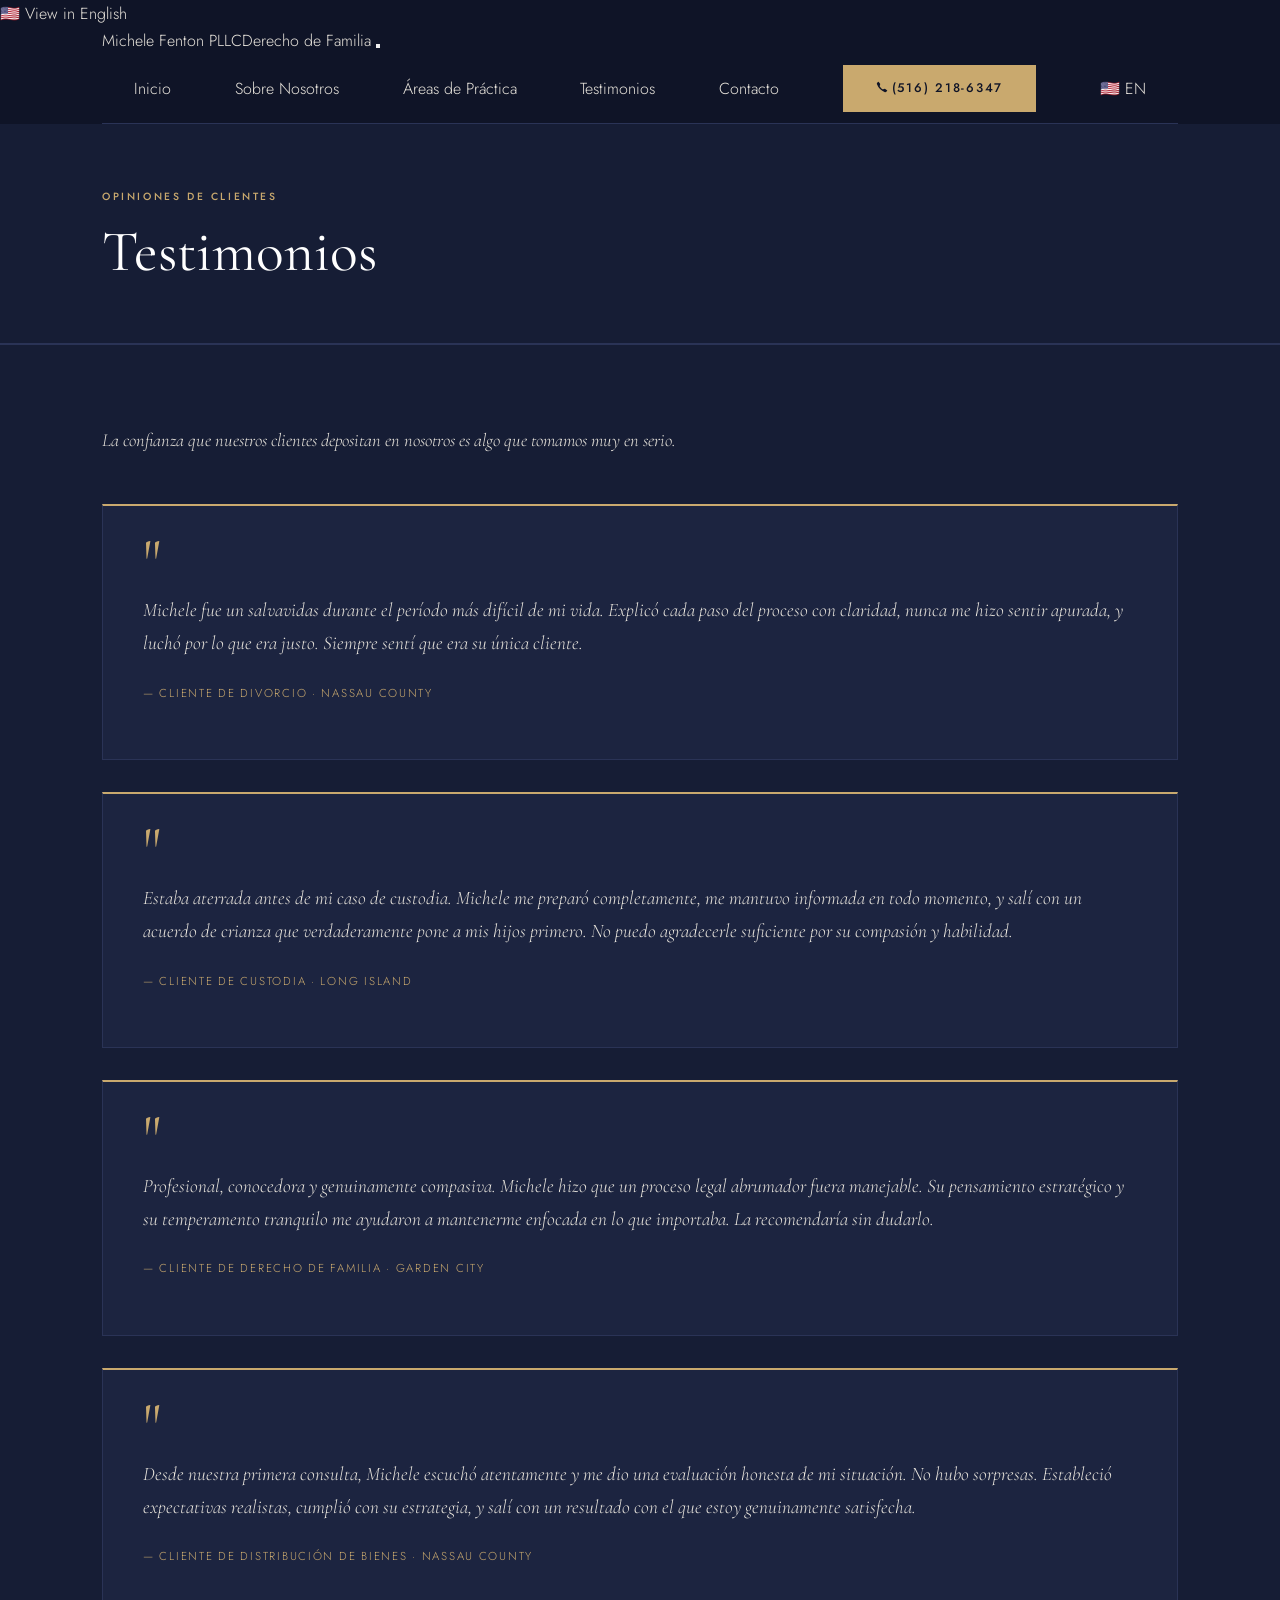
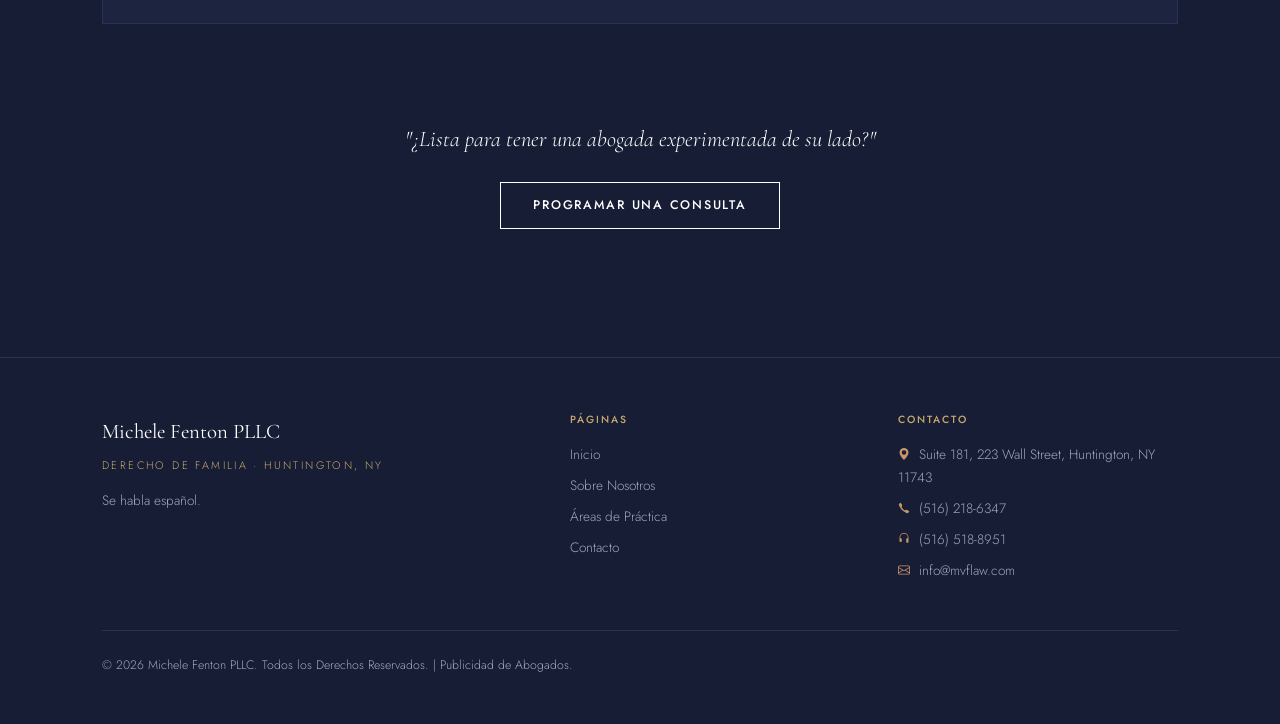
<file: es/testimonios.html>
<!DOCTYPE html>
<html lang="es">
<head>
  <meta charset="UTF-8">
  <meta name="viewport" content="width=device-width, initial-scale=1.0">
  <title>Testimonios – Michele Fenton PLLC</title>
  <meta name="description" content="Lea lo que dicen los clientes sobre la representación de Michele Fenton PLLC en Garden City y Nassau County, NY.">
  <link rel="stylesheet" href="../css/styles.css?v=4">
</head>
<body>
<div class="lang-bar">🇺🇸 <a href="../testimonials.html">View in English</a></div>
<header class="site-header">
  <div class="wrap">
    <a href="index.html" class="brand">Michele Fenton PLLC<span>Derecho de Familia</span></a>
    <button class="nav-toggle" aria-label="Abrir menú" aria-expanded="false"><span></span><span></span><span></span></button>
    <nav class="nav">
      <a href="index.html">Inicio</a><a href="sobre.html">Sobre Nosotros</a>
      <a href="servicios.html">Áreas de Práctica</a><a href="testimonios.html">Testimonios</a>
      <a href="contacto.html">Contacto</a>
      <a href="contacto.html" class="button primary"><svg xmlns="http://www.w3.org/2000/svg" width="12" height="12" fill="currentColor" viewBox="0 0 16 16" style="vertical-align:-1px;margin-right:4px"><path d="M3.654 1.328a.678.678 0 0 0-1.015-.063L1.605 2.3c-.483.484-.661 1.169-.45 1.77a17.6 17.6 0 0 0 4.168 6.608 17.6 17.6 0 0 0 6.608 4.168c.601.211 1.286.033 1.77-.45l1.034-1.034a.678.678 0 0 0-.063-1.015l-2.307-1.794a.68.68 0 0 0-.58-.122l-2.19.547a1.745 1.745 0 0 1-1.657-.459L5.482 8.062a1.745 1.745 0 0 1-.46-1.657l.548-2.19a.68.68 0 0 0-.122-.58z"/></svg>(516) 218-6347</a>
      <a href="../testimonials.html" class="lang-toggle">🇺🇸 EN</a>
    </nav>
  </div>
</header>
<div class="page-hero"><div class="wrap"><p class="section-label">Opiniones de Clientes</p><h1>Testimonios</h1></div></div>
<section class="testimonials-page">
  <div class="wrap">
    <p style="max-width:600px; margin-bottom:3rem; font-family:'Cormorant Garamond',serif; font-size:1.15rem; font-style:italic; color:var(--dark2);">La confianza que nuestros clientes depositan en nosotros es algo que tomamos muy en serio.</p>
    <div class="testimonial-full"><span class="quote-mark">"</span><p class="quote-text">Michele fue un salvavidas durante el período más difícil de mi vida. Explicó cada paso del proceso con claridad, nunca me hizo sentir apurada, y luchó por lo que era justo. Siempre sentí que era su única cliente.</p><p class="attribution">— Cliente de Divorcio · Nassau County</p></div>
    <div class="testimonial-full"><span class="quote-mark">"</span><p class="quote-text">Estaba aterrada antes de mi caso de custodia. Michele me preparó completamente, me mantuvo informada en todo momento, y salí con un acuerdo de crianza que verdaderamente pone a mis hijos primero. No puedo agradecerle suficiente por su compasión y habilidad.</p><p class="attribution">— Cliente de Custodia · Long Island</p></div>
    <div class="testimonial-full"><span class="quote-mark">"</span><p class="quote-text">Profesional, conocedora y genuinamente compasiva. Michele hizo que un proceso legal abrumador fuera manejable. Su pensamiento estratégico y su temperamento tranquilo me ayudaron a mantenerme enfocada en lo que importaba. La recomendaría sin dudarlo.</p><p class="attribution">— Cliente de Derecho de Familia · Garden City</p></div>
    <div class="testimonial-full"><span class="quote-mark">"</span><p class="quote-text">Desde nuestra primera consulta, Michele escuchó atentamente y me dio una evaluación honesta de mi situación. No hubo sorpresas. Estableció expectativas realistas, cumplió con su estrategia, y salí con un resultado con el que estoy genuinamente satisfecha.</p><p class="attribution">— Cliente de Distribución de Bienes · Nassau County</p></div>
    <div style="background:var(--dark2); padding:3rem; text-align:center; margin-top:3rem;">
      <p style="font-family:'Cormorant Garamond',serif; font-size:1.4rem; font-style:italic; color:var(--white); margin-bottom:1.5rem;">"¿Lista para tener una abogada experimentada de su lado?"</p>
      <a href="contacto.html" class="button white">Programar una Consulta</a>
    </div>
  </div>
</section>
<footer class="site-footer"><div class="wrap"><div class="footer-grid">
  <div><div class="footer-brand">Michele Fenton PLLC</div><div class="footer-tagline">Derecho de Familia · Huntington, NY</div><p class="footer-desc">Se habla español.</p></div>
  <div class="footer-col"><h4>Páginas</h4><ul><li><a href="index.html">Inicio</a></li><li><a href="sobre.html">Sobre Nosotros</a></li><li><a href="servicios.html">Áreas de Práctica</a></li><li><a href="contacto.html">Contacto</a></li></ul></div>
        <div class="footer-col">
        <h4>Contacto</h4>
        <ul>
          <li>
            <svg xmlns="http://www.w3.org/2000/svg" width="12" height="12" fill="currentColor" viewBox="0 0 16 16" style="margin-right:5px;vertical-align:-1px;color:#c9956c"><path d="M8 16s6-5.686 6-10A6 6 0 0 0 2 6c0 4.314 6 10 6 10m0-7a3 3 0 1 1 0-6 3 3 0 0 1 0 6"/></svg>
            Suite 181, 223 Wall Street, Huntington, NY 11743
          </li>
          <li><a href="tel:5162186347">
            <svg xmlns="http://www.w3.org/2000/svg" width="12" height="12" fill="currentColor" viewBox="0 0 16 16" style="margin-right:5px;vertical-align:-1px;color:#c9956c"><path d="M3.654 1.328a.678.678 0 0 0-1.015-.063L1.605 2.3c-.483.484-.661 1.169-.45 1.77a17.6 17.6 0 0 0 4.168 6.608 17.6 17.6 0 0 0 6.608 4.168c.601.211 1.286.033 1.77-.45l1.034-1.034a.678.678 0 0 0-.063-1.015l-2.307-1.794a.68.68 0 0 0-.58-.122l-2.19.547a1.745 1.745 0 0 1-1.657-.459L5.482 8.062a1.745 1.745 0 0 1-.46-1.657l.548-2.19a.68.68 0 0 0-.122-.58z"/></svg>
            (516) 218-6347</a></li>
          <li>
            <svg xmlns="http://www.w3.org/2000/svg" width="12" height="12" fill="currentColor" viewBox="0 0 16 16" style="margin-right:5px;vertical-align:-1px;color:#c9956c"><path d="M8 1a5 5 0 0 0-5 5v1h1a1 1 0 0 1 1 1v3a1 1 0 0 1-1 1H3a1 1 0 0 1-1-1V6a6 6 0 1 1 12 0v6a1 1 0 0 1-1 1h-1a1 1 0 0 1-1-1V8a1 1 0 0 1 1-1h1V6a5 5 0 0 0-5-5"/></svg>
            (516) 518-8951</li>
          <li><a href="mailto:info@mvflaw.com">
            <svg xmlns="http://www.w3.org/2000/svg" width="12" height="12" fill="currentColor" viewBox="0 0 16 16" style="margin-right:5px;vertical-align:-1px;color:#c9956c"><path d="M0 4a2 2 0 0 1 2-2h12a2 2 0 0 1 2 2v8a2 2 0 0 1-2 2H2a2 2 0 0 1-2-2zm2-1a1 1 0 0 0-1 1v.217l7 4.2 7-4.2V4a1 1 0 0 0-1-1zm13 2.383-4.708 2.825L15 11.105zm-.034 6.876-5.64-3.471L8 9.583l-1.326-.795-5.64 3.47A1 1 0 0 0 2 13h12a1 1 0 0 0 .966-.741M1 11.105l4.708-2.897L1 5.383z"/></svg>
            info@mvflaw.com</a></li>
        </ul>
      </div>
</div><div class="footer-bottom"><p>&copy; 2026 Michele Fenton PLLC. Todos los Derechos Reservados. | Publicidad de Abogados.</p></div></div></footer>
<script src="../js/main.js"></script>
</body>
</html>
</file>
<file: css/styles.css>
/* =========================================
   MICHELE FENTON PLLC
   Dark Navy + Gold — Unified Design System
   Matches child-support.html aesthetic
   ========================================= */

@import url('https://fonts.googleapis.com/css2?family=Cormorant+Garamond:ital,wght@0,400;0,600;1,400&family=Jost:wght@300;400;500;600&display=swap');

*, *::before, *::after { box-sizing: border-box; margin: 0; padding: 0; }

:root {
  --navy:       #0f1427;
  --navy2:      #161d35;
  --navy3:      #1c2440;
  --gold:       #c9a96e;
  --gold2:      #b8934e;
  --gold-light: #e8d5b0;
  --border:     #2a3356;
  --text-light: #e8e4dc;
  --text-muted: #9ea8c0;
  --white:      #ffffff;
  --transition: 0.25s ease;
}

html { scroll-behavior: smooth; }
body { font-family: 'Jost', sans-serif; font-weight: 300; color: var(--text-light); background: var(--navy); line-height: 1.7; }
img  { max-width: 100%; display: block; }
a    { color: inherit; text-decoration: none; }
p    { margin-bottom: 1rem; }

.wrap { max-width: 1140px; margin: 0 auto; padding: 0 2rem; }

/* ---- TYPOGRAPHY ---- */
h1,h2,h3,h4 { font-family: 'Cormorant Garamond', serif; line-height: 1.2; color: var(--white); }
h1 { font-size: clamp(2.2rem,5vw,3.6rem); font-weight: 400; }
h2 { font-size: clamp(1.7rem,3.5vw,2.6rem); font-weight: 400; }
h3 { font-size: 1.35rem; font-weight: 400; }

/* ---- BUTTONS ---- */
.button {
  display: inline-block; padding: 0.75rem 2rem;
  font-family: 'Jost', sans-serif; font-size: 0.78rem; font-weight: 500;
  letter-spacing: 0.14em; text-transform: uppercase;
  border: 1px solid var(--gold); color: var(--gold);
  background: transparent; cursor: pointer;
  transition: background var(--transition), color var(--transition);
}
.button:hover { background: var(--gold); color: var(--navy); }
.button.primary { background: var(--gold); color: var(--navy); border-color: var(--gold); }
.button.primary:hover { background: var(--gold2); border-color: var(--gold2); color: var(--white); }
.button.dark { border-color: var(--border); color: var(--text-muted); }
.button.dark:hover { background: var(--border); color: var(--white); }
.button.white { border-color: var(--white); color: var(--white); }
.button.white:hover { background: var(--white); color: var(--navy); }
.button.outline-gold { border: 1px solid var(--gold); color: var(--gold); background: transparent; padding: 0.45rem 1.1rem; font-size: 0.75rem; letter-spacing: 0.1em; font-weight: 500; }
.button.outline-gold:hover { background: var(--gold); color: var(--navy); }

/* ========================================
   HERO
   ======================================== */
.hero {
  background: var(--navy);
  min-height: 88vh;
  display: flex; align-items: center;
  position: relative; overflow: hidden;
  border-bottom: 1px solid var(--border);
}
.hero::before {
  content: '';
  position: absolute; inset: 0;
  background: radial-gradient(ellipse 60% 50% at 60% 100%, rgba(201,169,110,.06) 0%, transparent 70%);
  pointer-events: none;
}
.hero-inner {
  display: grid; grid-template-columns: 1fr 1fr;
  gap: 4rem; align-items: center;
  width: 100%; padding: 5rem 0; position: relative;
}
.hero-eyebrow {
  font-size: 0.65rem; font-weight: 500; letter-spacing: 0.25em;
  text-transform: uppercase; color: var(--gold); margin-bottom: 1.2rem;
  font-family: 'Jost', sans-serif;
}
.hero h1 { color: var(--white); margin-bottom: 0.5rem; }
.hero h1 em { color: var(--gold); font-style: italic; display: block; }
.hero-sub {
  color: var(--text-muted); font-size: 1rem;
  max-width: 480px; margin: 1.25rem 0 2rem; line-height: 1.8;
}
.hero-divider { width: 50px; height: 1px; background: var(--gold); margin: 1.2rem 0; }
.hero-actions { display: flex; gap: 1rem; flex-wrap: wrap; }

.hero-photo-wrap {
  display: flex; justify-content: center; align-items: flex-end; position: relative;
}
.hero-photo-ring {
  position: relative; width: 440px; height: 440px;
  border-radius: 50%; border: 2px solid var(--gold);
  overflow: hidden; background: var(--navy2);
  box-shadow: 0 0 0 10px rgba(201,169,110,.06), 0 0 0 20px rgba(201,169,110,.03);
}
.hero-photo-ring img { width: 100%; height: 100%; object-fit: cover; object-position: center top; }

/* ========================================
   INFO BAR
   ======================================== */
.info-bar {
  background: var(--navy2);
  border-top: 1px solid var(--border);
  border-bottom: 1px solid var(--border);
  padding: 1rem 0;
}
.info-bar-inner {
  display: flex; flex-wrap: wrap;
  justify-content: center; gap: 0;
}
.info-bar-item {
  display: flex; align-items: center; gap: 0.6rem;
  padding: 0.4rem 2rem;
  font-size: 0.82rem; color: var(--text-muted);
  border-right: 1px solid var(--border);
}
.info-bar-item:last-child { border-right: none; }
.info-bar-item svg { color: var(--gold); flex-shrink: 0; }
.info-bar-item a { color: var(--text-muted); transition: color var(--transition); }
.info-bar-item a:hover { color: var(--gold); }

/* ========================================
   SECTION SHARED
   ======================================== */
section { padding: 5rem 0; }
.section-label {
  font-size: 0.65rem; font-weight: 500; letter-spacing: 0.25em;
  text-transform: uppercase; color: var(--gold); margin-bottom: 0.75rem;
  font-family: 'Jost', sans-serif;
}
.section-title { margin-bottom: 1rem; }
.section-divider { width: 45px; height: 1px; background: var(--gold); margin: 1rem 0 2rem; }

/* ========================================
   ABOUT PREVIEW (homepage)
   ======================================== */
.about-preview { background: var(--navy2); padding: 5rem 0; border-top: 1px solid var(--border); border-bottom: 1px solid var(--border); }
.about-preview-grid {
  display: grid; grid-template-columns: 360px 1fr;
  gap: 5rem; align-items: center;
}
.about-circle-wrap { display: flex; justify-content: center; }
.about-circle {
  width: 320px; height: 320px; border-radius: 50%;
  overflow: hidden; border: 2px solid var(--gold);
  box-shadow: 0 0 0 8px rgba(201,169,110,.06);
  position: relative;
}
.about-circle img { width: 100%; height: 100%; object-fit: cover; object-position: center top; }

/* ========================================
   PRACTICE AREAS
   ======================================== */
.practice-areas { background: var(--navy3); padding: 5rem 0; border-top: 1px solid var(--border); }
.practice-areas .section-label { color: var(--gold); }
.practice-areas .section-title { color: var(--white); }
.practice-areas .section-divider { background: var(--gold); margin: 1rem auto 3rem; }
.practice-areas-header { text-align: center; }
.practice-grid {
  display: grid; grid-template-columns: repeat(auto-fit, minmax(200px, 1fr));
  gap: 0; margin-top: 3rem;
}
.practice-card {
  background: transparent; border: 1px solid var(--border);
  padding: 2.5rem 1.75rem; text-align: center;
  transition: background var(--transition);
}
.practice-card:hover { background: rgba(201,169,110,.06); }
.practice-icon { width: 52px; height: 52px; margin: 0 auto 1.25rem; color: var(--gold); }
.practice-icon svg { width: 100%; height: 100%; }
.practice-card h3 {
  font-size: 0.82rem; font-weight: 500; letter-spacing: 0.08em;
  text-transform: uppercase; color: var(--white); margin-bottom: 0;
  font-family: 'Jost', sans-serif;
}
.practice-view-all { text-align: center; margin-top: 3rem; }

/* ========================================
   CTA BAR
   ======================================== */
.cta-bar {
  background: linear-gradient(135deg, rgba(201,169,110,.15) 0%, rgba(201,169,110,.05) 100%);
  border-top: 1px solid rgba(201,169,110,.3);
  border-bottom: 1px solid rgba(201,169,110,.3);
  padding: 2.5rem 0;
}
.cta-bar-inner {
  display: flex; align-items: center;
  justify-content: space-between; gap: 2rem; flex-wrap: wrap;
}
.cta-bar h2 { color: var(--white); font-size: 1.8rem; margin-bottom: 0.25rem; }
.cta-bar p  { color: var(--text-muted); margin: 0; }

/* ========================================
   TESTIMONIALS
   ======================================== */
.testimonials-section { background: var(--navy2); padding: 5rem 0; border-top: 1px solid var(--border); }
.testimonials-section h2 { color: var(--white); }
.testimonial-grid {
  display: grid; grid-template-columns: repeat(auto-fit, minmax(300px, 1fr));
  gap: 2rem; margin-top: 3rem;
}
.testimonial-card {
  background: var(--navy3); border: 1px solid var(--border);
  border-top: 2px solid var(--gold); padding: 2rem;
}
.testimonial-card .quote {
  font-family: 'Cormorant Garamond', serif;
  font-size: 1.1rem; font-style: italic; line-height: 1.7;
  color: var(--text-light); margin-bottom: 1rem;
}
.testimonial-card .attribution {
  font-size: 0.72rem; letter-spacing: 0.14em;
  text-transform: uppercase; color: var(--gold);
  font-family: 'Jost', sans-serif;
}

/* ========================================
   PAGE HERO (inner pages)
   ======================================== */
.page-hero {
  background: var(--navy2);
  padding: 4rem 0 3.5rem;
  border-bottom: 1px solid var(--border);
}
.page-hero .section-label { color: var(--gold); }
.page-hero h1 { color: var(--white); }

/* ========================================
   ABOUT PAGE
   ======================================== */
.about-section { background: var(--navy); padding: 5rem 0; }
.about-grid { display: grid; grid-template-columns: 380px 1fr; gap: 5rem; align-items: start; }
.about-photo-col { position: sticky; top: 5rem; }
.about-photo-frame { position: relative; margin-bottom: 2rem; }
.about-photo-frame {
  border: 2px solid var(--gold);
  padding: 8px;
  background: var(--navy2);
}
.about-photo-frame::after {
  display: none;
}
.about-photo {
  width: 100%; display: block; position: relative; z-index: 1;
  object-fit: cover; object-position: center top; aspect-ratio: 3/4;
}
.about-contact-card { background: var(--navy2); border: 1px solid var(--border); padding: 1.5rem; margin-top: 0.5rem; }
.about-contact-label {
  font-size: 0.65rem; letter-spacing: 0.2em; text-transform: uppercase;
  color: var(--gold); margin-bottom: 1rem; font-weight: 500; font-family: 'Jost', sans-serif;
}
.about-contact-item {
  display: flex; align-items: center; gap: 0.75rem;
  color: var(--text-muted); font-size: 0.88rem;
  margin-bottom: 0.75rem; transition: color var(--transition);
}
.about-contact-item:hover { color: var(--gold); }
.aci-icon { font-size: 1rem; flex-shrink: 0; }
.bio-quote {
  background: var(--navy2); border-left: 3px solid var(--gold);
  padding: 1.5rem 1.75rem; margin: 2rem 0;
}
.bio-quote p {
  font-family: 'Cormorant Garamond', serif;
  font-size: 1.2rem; font-style: italic; color: var(--text-light);
  margin-bottom: 0.5rem; line-height: 1.6;
}
.bio-quote span { font-size: 0.72rem; letter-spacing: 0.15em; text-transform: uppercase; color: var(--gold); font-family: 'Jost', sans-serif; }

.spanish-callout {
  display: flex; gap: 1.25rem; align-items: flex-start;
  background: var(--navy2); border: 1px solid var(--border);
  border-left: 3px solid var(--gold);
  padding: 1.5rem; margin: 2rem 0;
}
.spanish-flag { font-size: 2rem; flex-shrink: 0; margin-top: 0.1rem; }
.spanish-callout strong {
  display: block; font-family: 'Cormorant Garamond', serif;
  font-size: 1.2rem; color: var(--gold); margin-bottom: 0.3rem;
}
.spanish-callout p { font-size: 0.88rem; color: var(--text-muted); margin: 0; line-height: 1.6; }

.credentials-heading { margin: 2rem 0 1rem; font-size: 1.1rem; color: var(--white); }
.credentials { list-style: none; margin: 1.5rem 0; }
.credentials li {
  padding: 0.6rem 0; border-bottom: 1px solid var(--border);
  font-size: 0.9rem; display: flex; align-items: center; gap: 0.75rem; color: var(--text-muted);
}
.credentials li::before { content: '▸'; color: var(--gold); font-size: 0.7rem; }
.credential-highlight { color: var(--gold-light) !important; }

.values-section { background: var(--navy2); padding: 5rem 0; border-top: 1px solid var(--border); }
.values-grid { display: grid; grid-template-columns: repeat(auto-fit, minmax(280px, 1fr)); gap: 1.5rem; }
.value-card { background: var(--navy3); border: 1px solid var(--border); border-top: 2px solid var(--gold); padding: 2rem; }
.value-icon { font-size: 1.8rem; margin-bottom: 0.75rem; }
.value-card h3 { color: var(--gold); margin-bottom: 0.75rem; font-size: 1.2rem; }
.value-card p  { color: var(--text-muted); font-size: 0.9rem; margin: 0; }

/* ========================================
   SERVICES PAGE
   ======================================== */
.services-list { background: var(--navy2); padding: 5rem 0; border-top: 1px solid var(--border); }
.service-item {
  background: var(--navy3); border: 1px solid var(--border);
  border-left: 3px solid var(--gold);
  padding: 2rem 2.5rem; margin-bottom: 1.5rem;
}
.service-item h3 { margin-bottom: 0.5rem; color: var(--white); }
.service-item p  { font-size: 0.92rem; color: var(--text-muted); margin: 0; }

/* ========================================
   CONTACT PAGE
   ======================================== */
.contact-section { background: var(--navy2); padding: 5rem 0; border-top: 1px solid var(--border); }
.contact-grid { display: grid; grid-template-columns: 1.2fr 1fr; gap: 4rem; }
.contact-form { background: var(--navy3); border: 1px solid var(--border); padding: 2.5rem; }
.form-group { margin-bottom: 1.5rem; }
.form-group label {
  display: block; font-size: 0.72rem; font-weight: 500;
  letter-spacing: 0.12em; text-transform: uppercase;
  color: var(--text-muted); margin-bottom: 0.5rem; font-family: 'Jost', sans-serif;
}
.form-group input,
.form-group select,
.form-group textarea {
  width: 100%; padding: 0.75rem 1rem;
  border: 1px solid var(--border); font-family: 'Jost', sans-serif;
  font-size: 0.95rem; color: var(--text-light); background: var(--navy2);
  transition: border-color var(--transition); outline: none;
}
.form-group input:focus,
.form-group select:focus,
.form-group textarea:focus { border-color: var(--gold); }
.form-group textarea { resize: vertical; min-height: 130px; }
.form-group select option { background: var(--navy2); color: var(--text-light); }
.form-disclaimer { font-size: 0.78rem; color: var(--text-muted); margin-top: 1rem; line-height: 1.5; }
.contact-info h3 { margin-bottom: 1.5rem; color: var(--white); }
.contact-info-item { display: flex; gap: 1rem; margin-bottom: 1.5rem; align-items: flex-start; }
.ci-icon {
  width: 38px; height: 38px; background: var(--navy3); border: 1px solid var(--border);
  color: var(--gold); display: flex; align-items: center; justify-content: center; flex-shrink: 0;
}
.ci-text { font-size: 0.88rem; color: var(--text-muted); }
.ci-text strong {
  display: block; font-size: 0.65rem; letter-spacing: 0.12em;
  text-transform: uppercase; color: var(--gold); margin-bottom: 0.25rem; font-family: 'Jost', sans-serif;
}
.disclaimer-box {
  background: var(--navy3); border-left: 3px solid var(--gold);
  padding: 1.25rem; font-size: 0.82rem; color: var(--text-muted); margin-top: 2rem; line-height: 1.6;
}

/* ========================================
   TESTIMONIALS PAGE
   ======================================== */
.testimonials-page { background: var(--navy2); padding: 5rem 0; border-top: 1px solid var(--border); }
.testimonial-full {
  background: var(--navy3); border: 1px solid var(--border);
  border-top: 2px solid var(--gold);
  padding: 2.5rem; margin-bottom: 2rem;
}
.testimonial-full .quote-mark {
  font-family: 'Cormorant Garamond', serif; font-size: 4rem;
  color: var(--gold); line-height: 0.5; margin-bottom: 1rem; display: block;
}
.testimonial-full .quote-text {
  font-family: 'Cormorant Garamond', serif; font-size: 1.2rem;
  font-style: italic; line-height: 1.7; color: var(--text-light); margin-bottom: 1.5rem;
}
.testimonial-full .attribution {
  font-size: 0.72rem; letter-spacing: 0.15em; text-transform: uppercase; color: var(--gold); font-family: 'Jost', sans-serif;
}

/* ========================================
   FUTURE SERVICES SECTION
   ======================================== */
.future-section { display: none; max-width: 1100px; margin: 0 auto; padding: 3rem 2rem; border-top: 1px solid var(--border); }
.future-label {
  font-size: 0.65rem; letter-spacing: 0.2em; text-transform: uppercase;
  color: var(--gold); font-weight: 500; margin-bottom: 0.75rem; text-align: center;
  font-family: 'Jost', sans-serif;
}
.future-section h2 { font-size: 2.2rem; color: var(--white); text-align: center; margin-bottom: 0.6rem; font-weight: 400; }
.future-section > p { color: var(--text-muted); font-size: 0.9rem; text-align: center; max-width: 580px; margin: 0 auto 2.5rem; }
.future-grid { display: grid; grid-template-columns: repeat(3, 1fr); gap: 1rem; }
.future-card { background: var(--navy2); border: 1px solid var(--border); padding: 1.5rem; position: relative; overflow: hidden; }
.future-card::before {
  content: "Coming Soon"; position: absolute; top: 0.6rem; right: -2rem;
  background: rgba(201,169,110,.15); color: var(--gold); font-size: 0.6rem;
  letter-spacing: 0.1em; text-transform: uppercase; padding: 0.25rem 2.5rem;
  transform: rotate(35deg); border: 1px solid rgba(201,169,110,.2);
  font-family: 'Jost', sans-serif;
}
.future-icon { width: 40px; height: 40px; background: rgba(201,169,110,.1); display: flex; align-items: center; justify-content: center; margin-bottom: 1rem; }
.future-icon svg { width: 20px; height: 20px; stroke: var(--gold); }
.future-card h4 { font-size: 0.85rem; font-weight: 500; color: var(--white); letter-spacing: 0.06em; text-transform: uppercase; margin-bottom: 0.5rem; font-family: 'Jost', sans-serif; }
.future-card p { font-size: 0.8rem; color: var(--text-muted); line-height: 1.6; margin: 0; }
.interest-btn {
  display: inline-block; margin-top: 1rem; font-size: 0.7rem; letter-spacing: 0.1em;
  text-transform: uppercase; color: var(--gold); border: 1px solid rgba(201,169,110,.3);
  padding: 0.3rem 0.75rem; cursor: pointer; transition: all 0.2s; background: transparent;
  font-family: 'Jost', sans-serif;
}
.interest-btn:hover { background: rgba(201,169,110,.1); }

/* ========================================
   FOOTER
   ======================================== */
.site-footer { background: var(--navy2); border-top: 1px solid var(--border); color: var(--text-muted); padding: 3.5rem 0 2rem; }
.footer-grid { display: grid; grid-template-columns: 1.5fr 1fr 1fr; gap: 3rem; margin-bottom: 2.5rem; }
.footer-brand { font-family: 'Cormorant Garamond', serif; font-size: 1.3rem; color: var(--white); font-weight: 400; margin-bottom: 0.4rem; }
.footer-tagline { font-size: 0.68rem; letter-spacing: 0.22em; text-transform: uppercase; color: var(--gold); margin-bottom: 1rem; font-family: 'Jost', sans-serif; }
.footer-desc { font-size: 0.85rem; line-height: 1.6; color: var(--text-muted); }
.footer-col h4 { font-size: 0.65rem; letter-spacing: 0.2em; text-transform: uppercase; color: var(--gold); margin-bottom: 1rem; font-family: 'Jost', sans-serif; font-weight: 500; }
.footer-col ul { list-style: none; }
.footer-col ul li { margin-bottom: 0.5rem; font-size: 0.85rem; color: var(--text-muted); }
.footer-col ul li a { font-size: 0.85rem; color: var(--text-muted); transition: color var(--transition); }
.footer-col ul li a:hover { color: var(--gold); }
.footer-bottom {
  border-top: 1px solid var(--border); padding-top: 1.5rem;
  display: flex; justify-content: space-between; align-items: center;
  font-size: 0.77rem; flex-wrap: wrap; gap: 0.5rem; color: var(--text-muted);
}
.footer-bottom .developer { color: rgba(158,168,192,.4); }
.footer-bottom .developer a { color: rgba(201,169,110,.5); }
.footer-bottom .developer a:hover { color: var(--gold); }

/* ========================================
   RESPONSIVE
   ======================================== */
@media (max-width: 900px) {
  .hero-inner { grid-template-columns: 1fr; gap: 3rem; text-align: center; }
  .hero-photo-wrap { order: -1; }
  .hero-photo-ring { width: 280px; height: 280px; }
  .hero-sub { margin: 1rem auto 2rem; }
  .hero-divider { margin: 1rem auto; }
  .hero-actions { justify-content: center; }
  .about-preview-grid { grid-template-columns: 1fr; gap: 2.5rem; }
  .about-grid { grid-template-columns: 1fr; gap: 3rem; }
  .about-photo-col { position: static; }
  .about-photo { aspect-ratio: 4/3; object-position: center 20%; }
  .about-photo-frame::after { display: none; }
  .contact-grid { grid-template-columns: 1fr; gap: 2.5rem; }
  .footer-grid { grid-template-columns: 1fr; gap: 2rem; }
  .footer-bottom { flex-direction: column; text-align: center; }
  .cta-bar-inner { flex-direction: column; text-align: center; }
  .info-bar-item { padding: 0.4rem 1rem; font-size: 0.78rem; }
  .future-grid { grid-template-columns: 1fr 1fr; }
  .nav { display: none; }
  .nav-actions { display: none; }
  .nav-toggle { display: flex; }
}
@media (max-width: 768px) {
  .nav.open {
    display: flex; flex-direction: column; gap: 0;
    position: absolute; top: 100%; left: 0; right: 0;
    background: var(--navy2); padding: 1rem 2rem 1.5rem;
    border-top: 1px solid var(--border);
  }
  .nav a { padding: 0.6rem 0; border-bottom: 1px solid var(--border); }
  .site-header { position: relative; }
  .practice-grid { grid-template-columns: repeat(2, 1fr); }
  .info-bar-inner { flex-direction: column; align-items: flex-start; padding: 0 2rem; }
  .info-bar-item { border-right: none; border-bottom: 1px solid var(--border); width: 100%; }
  .info-bar-item:last-child { border-bottom: none; }
}
@media (max-width: 540px) {
  .future-grid { grid-template-columns: 1fr; }
}

/* ========================================
   NAV — child-support style (unified)
   ======================================== */
nav {
  position: sticky; top: 0; z-index: 100;
  background: var(--navy);
  border-bottom: 1px solid var(--border);
  padding: 0 2rem;
  display: flex; align-items: center; justify-content: space-between;
  height: 70px;
}
.nav-brand {
  text-decoration: none;
  display: flex; flex-direction: column; line-height: 1.2;
}
.nav-brand .firm {
  font-family: 'Jost', sans-serif; font-weight: 600; font-size: 1rem;
  letter-spacing: .12em; color: var(--white); text-transform: uppercase;
}
.nav-brand .tagline {
  font-family: 'Cormorant Garamond', serif; font-style: italic;
  color: var(--gold); font-size: .85rem; letter-spacing: .05em;
}
.nav-links { display: flex; align-items: center; gap: 1.5rem; list-style: none; }
.nav-links a {
  text-decoration: none; color: var(--text-muted); font-size: .8rem;
  letter-spacing: .1em; text-transform: uppercase; font-weight: 400;
  transition: color .2s;
}
.nav-links a:hover, .nav-links a.active { color: var(--gold); }
.nav-cta {
  background: transparent; border: 1px solid var(--gold);
  color: var(--gold); padding: .45rem 1.1rem; font-size: .75rem;
  letter-spacing: .1em; text-transform: uppercase; font-family: 'Jost', sans-serif;
  text-decoration: none; cursor: pointer; transition: all .2s; font-weight: 500;
}
.nav-cta:hover { background: var(--gold); color: var(--navy); }
.nav-phone { color: var(--gold); font-size: .85rem; font-weight: 400; }
.nav-phone a { color: inherit; text-decoration: none; }
@media (max-width: 900px) {
  .nav-links { display: none; }
  nav .nav-phone { display: none; }
}
</file>
